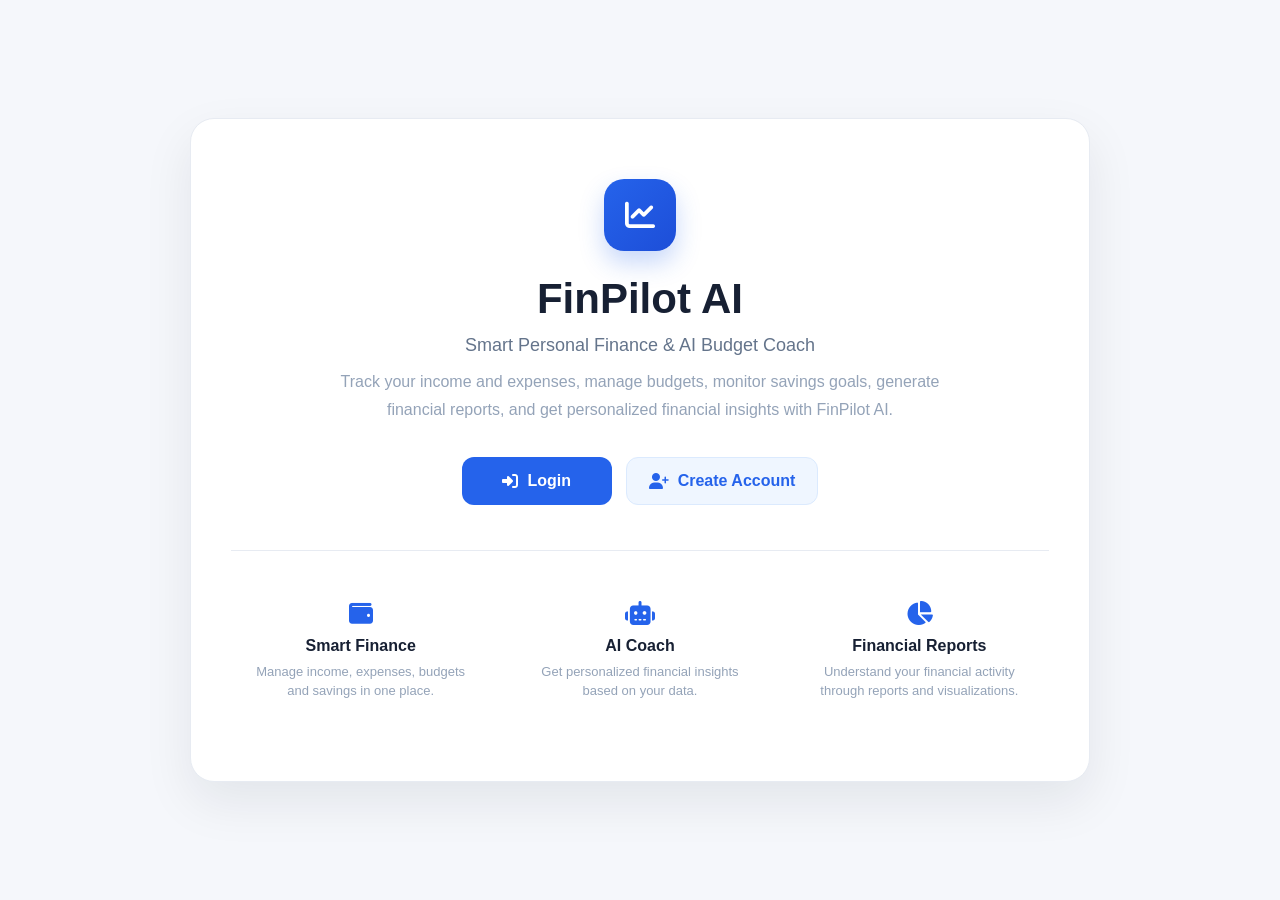
<file: frontend/index.html>
<!DOCTYPE html>
<html lang="en">
<head>
    <meta charset="UTF-8">
    <meta name="viewport" content="width=device-width, initial-scale=1.0">

    <title>FinPilot AI - Smart Personal Finance</title>

    <meta
        name="description"
        content="FinPilot AI - Smart Personal Finance and AI Budget Coach"
    >

    <link
        rel="stylesheet"
        href="https://cdnjs.cloudflare.com/ajax/libs/font-awesome/6.5.2/css/all.min.css"
    >

    <style>
        * {
            box-sizing: border-box;
            margin: 0;
            padding: 0;
        }

        body {
            font-family: Arial, Helvetica, sans-serif;
            min-height: 100vh;
            background: #f5f7fb;
            display: flex;
            align-items: center;
            justify-content: center;
            padding: 24px;
        }

        .landing-container {
            width: 100%;
            max-width: 900px;
            background: #ffffff;
            border: 1px solid #e7ebf2;
            border-radius: 24px;
            padding: 60px 40px;
            text-align: center;
            box-shadow: 0 20px 50px rgba(15, 23, 42, 0.08);
        }

        .logo {
            width: 72px;
            height: 72px;
            margin: 0 auto 24px;
            border-radius: 20px;
            background: linear-gradient(135deg, #2563eb, #1d4ed8);
            color: #ffffff;
            display: flex;
            align-items: center;
            justify-content: center;
            font-size: 30px;
            box-shadow: 0 12px 25px rgba(37, 99, 235, 0.25);
        }

        h1 {
            font-size: 42px;
            color: #172033;
            margin-bottom: 12px;
        }

        .tagline {
            font-size: 18px;
            color: #64748b;
            margin-bottom: 12px;
        }

        .description {
            max-width: 620px;
            margin: 0 auto 34px;
            color: #94a3b8;
            line-height: 1.7;
        }

        .actions {
            display: flex;
            justify-content: center;
            gap: 14px;
            flex-wrap: wrap;
        }

        .btn {
            display: inline-flex;
            align-items: center;
            justify-content: center;
            gap: 9px;
            min-width: 150px;
            padding: 14px 22px;
            border-radius: 12px;
            text-decoration: none;
            font-weight: 600;
            transition: 0.2s ease;
        }

        .btn-primary {
            background: #2563eb;
            color: #ffffff;
        }

        .btn-primary:hover {
            background: #1d4ed8;
            transform: translateY(-1px);
        }

        .btn-secondary {
            background: #eff6ff;
            color: #2563eb;
            border: 1px solid #dbeafe;
        }

        .btn-secondary:hover {
            background: #dbeafe;
            transform: translateY(-1px);
        }

        .features {
            margin-top: 45px;
            padding-top: 30px;
            border-top: 1px solid #e7ebf2;
            display: grid;
            grid-template-columns: repeat(3, 1fr);
            gap: 20px;
        }

        .feature {
            padding: 20px;
        }

        .feature i {
            font-size: 24px;
            color: #2563eb;
            margin-bottom: 12px;
        }

        .feature h3 {
            color: #172033;
            font-size: 16px;
            margin-bottom: 7px;
        }

        .feature p {
            color: #94a3b8;
            font-size: 13px;
            line-height: 1.5;
        }

        @media (max-width: 700px) {
            .landing-container {
                padding: 40px 22px;
            }

            h1 {
                font-size: 32px;
            }

            .features {
                grid-template-columns: 1fr;
            }
        }
    </style>
</head>

<body>

    <main class="landing-container">

        <div class="logo">
            <i class="fa-solid fa-chart-line"></i>
        </div>

        <h1>FinPilot AI</h1>

        <p class="tagline">
            Smart Personal Finance & AI Budget Coach
        </p>

        <p class="description">
            Track your income and expenses, manage budgets, monitor savings
            goals, generate financial reports, and get personalized financial
            insights with FinPilot AI.
        </p>

        <div class="actions">

            <a href="pages/login.html" class="btn btn-primary">
                <i class="fa-solid fa-right-to-bracket"></i>
                Login
            </a>

            <a href="pages/register.html" class="btn btn-secondary">
                <i class="fa-solid fa-user-plus"></i>
                Create Account
            </a>

        </div>

        <section class="features">

            <div class="feature">
                <i class="fa-solid fa-wallet"></i>
                <h3>Smart Finance</h3>
                <p>
                    Manage income, expenses, budgets and savings in one place.
                </p>
            </div>

            <div class="feature">
                <i class="fa-solid fa-robot"></i>
                <h3>AI Coach</h3>
                <p>
                    Get personalized financial insights based on your data.
                </p>
            </div>

            <div class="feature">
                <i class="fa-solid fa-chart-pie"></i>
                <h3>Financial Reports</h3>
                <p>
                    Understand your financial activity through reports and
                    visualizations.
                </p>
            </div>

        </section>

    </main>

</body>
</html>
</file>
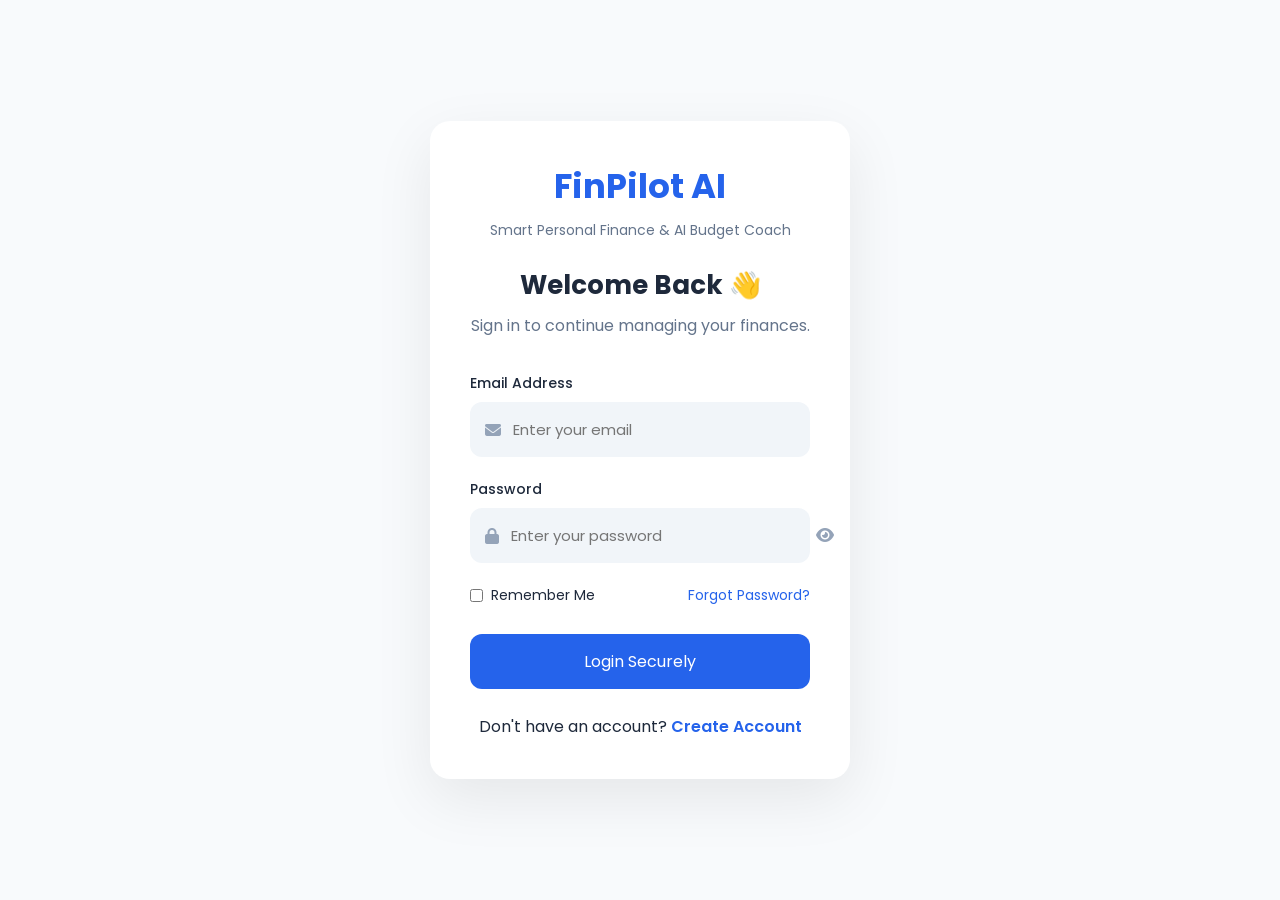
<file: frontend/pages/ai-coach.html>
<!DOCTYPE html>
<html lang="en">

<head>

    <meta charset="UTF-8">
    <meta
        name="viewport"
        content="width=device-width, initial-scale=1.0"
    >

    <title>AI Coach | FinPilot AI</title>

    <!-- Google Font -->
    <link rel="preconnect" href="https://fonts.googleapis.com">
    <link rel="preconnect" href="https://fonts.gstatic.com" crossorigin>

    <link
        href="https://fonts.googleapis.com/css2?family=Poppins:wght@400;500;600;700&display=swap"
        rel="stylesheet"
    >

    <!-- Font Awesome -->
    <link
        rel="stylesheet"
        href="https://cdnjs.cloudflare.com/ajax/libs/font-awesome/6.6.0/css/all.min.css"
    >

    <!-- AI Coach CSS -->
    <link rel="stylesheet" href="../css/ai-coach.css">

</head>


<body>

<div class="dashboard-layout">

    <!-- =====================================================
         SIDEBAR
    ====================================================== -->

    <aside class="sidebar">

        <div class="sidebar-brand">

            <div class="brand-logo">
                <i class="fa-solid fa-chart-line"></i>
            </div>

            <div>
                <h2>FinPilot AI</h2>
                <span>Smart Finance</span>
            </div>

        </div>


        <nav class="sidebar-navigation">

            <div class="menu-label">
                MAIN MENU
            </div>


            <a
                href="dashboard.html"
                class="nav-item"
            >
                <i class="fa-solid fa-house"></i>
                <span>Dashboard</span>
            </a>


            <a
                href="income.html"
                class="nav-item"
            >
                <i class="fa-solid fa-wallet"></i>
                <span>Income</span>
            </a>


            <a
                href="expense.html"
                class="nav-item"
            >
                <i class="fa-solid fa-receipt"></i>
                <span>Expenses</span>
            </a>


            <a
                href="budget.html"
                class="nav-item"
            >
                <i class="fa-solid fa-chart-pie"></i>
                <span>Budget</span>
            </a>


            <a
                href="goals.html"
                class="nav-item"
            >
                <i class="fa-solid fa-bullseye"></i>
                <span>Goals</span>
            </a>


            <div class="menu-label tools-label">
                TOOLS
            </div>


            <a
                href="ai-coach.html"
                class="nav-item active ai-nav-item"
            >
                <i class="fa-solid fa-wand-magic-sparkles"></i>
                <span>AI Coach</span>
                <span class="new-badge">AI</span>
            </a>


            <a
                href="reports.html"
                class="nav-item"
            >
                <i class="fa-solid fa-file-lines"></i>
                <span>Reports</span>
            </a>


            <a
                href="settings.html"
                class="nav-item"
            >
                <i class="fa-solid fa-gear"></i>
                <span>Settings</span>
            </a>

        </nav>


        <!-- Sidebar Help -->

        <div class="sidebar-bottom">

            <div class="sidebar-help">

                <div class="help-icon">
                    <i class="fa-solid fa-wand-magic-sparkles"></i>
                </div>

                <div class="help-content">

                    <strong>
                        Smart money starts here
                    </strong>

                    <p>
                        Let FinPilot AI help you understand and improve your finances.
                    </p>

                </div>

                <a
                    href="ai-coach.html"
                    class="help-button"
                >
                    Explore AI Coach
                    <i class="fa-solid fa-arrow-right"></i>
                </a>

            </div>


            <button
                class="logout-button"
                id="logoutBtn"
            >
                <i class="fa-solid fa-right-from-bracket"></i>
                <span>Logout</span>
            </button>

        </div>

    </aside>


    <!-- =====================================================
         MAIN CONTENT
    ====================================================== -->

    <main class="main-content">

        <!-- Top Header -->

        <header class="top-header">

            <div class="header-spacer"></div>

            <div class="header-right">

                <button
                    class="notification-button"
                    title="Notifications"
                >
                    <i class="fa-regular fa-bell"></i>
                    <span class="notification-dot"></span>
                </button>


                <div class="header-profile">

                    <div
                        class="profile-avatar"
                        id="profileAvatar"
                    >
                        OM
                    </div>

                    <div class="profile-info">

                        <strong id="profileName">
                            Welcome
                        </strong>

                        <span>
                            Personal Account
                        </span>

                    </div>

                    <i class="fa-solid fa-chevron-down profile-chevron"></i>

                </div>

            </div>

        </header>


        <!-- =================================================
             PAGE CONTENT
        ================================================== -->

        <div class="page-content">


            <!-- Page Heading -->

            <section class="page-heading">

                <div>

                    <span class="page-eyebrow">
                        AI FINANCIAL COACH
                    </span>

                    <h1>
                        Your Personal AI Money Coach 🤖
                    </h1>

                    <p>
                        Get personalized financial guidance based on your income,
                        expenses, budgets, and savings goals.
                    </p>

                </div>


                <div class="current-month">

                    <i class="fa-regular fa-calendar"></i>

                    <span id="currentMonth">
                        September 2026
                    </span>

                </div>

            </section>


            <!-- =================================================
                 AI INSIGHT
            ================================================== -->

            <section class="ai-insight-card">

                <div class="ai-insight-header">

                    <div class="ai-insight-icon">

                        <i class="fa-solid fa-wand-magic-sparkles"></i>

                    </div>

                    <div>

                        <span class="section-eyebrow">
                            PERSONALIZED INSIGHT
                        </span>

                        <h2 id="aiTitle">
                            Analyzing Your Finances
                        </h2>

                    </div>

                    <span
                        class="ai-status"
                        id="aiStatus"
                    >
                        Analyzing
                    </span>

                </div>


                <p
                    class="ai-message"
                    id="aiMessage"
                >
                    Analyzing your financial activity...
                </p>


                <div class="ai-recommendation">

                    <div class="recommendation-icon">

                        <i class="fa-solid fa-lightbulb"></i>

                    </div>

                    <div>

                        <strong>
                            Recommended Action
                        </strong>

                        <p id="aiRecommendation">
                            Analyzing your financial activity...
                        </p>

                    </div>

                </div>

            </section>


            <!-- =================================================
                 FINANCIAL SUMMARY
            ================================================== -->

            <section class="dashboard-section">

                <div class="section-heading">

                    <div>

                        <span class="section-eyebrow">
                            FINANCIAL SNAPSHOT
                        </span>

                        <h2>
                            Financial Summary
                        </h2>

                        <p>
                            A quick overview of your current financial position.
                        </p>

                    </div>

                </div>


                <div class="summary-grid">


                    <div class="summary-card income-card">

                        <div class="summary-card-top">

                            <div class="summary-icon">
                                <i class="fa-solid fa-arrow-trend-up"></i>
                            </div>

                            <span class="summary-label">
                                Total Income
                            </span>

                        </div>

                        <h3 id="coachTotalIncome">
                            ₹0
                        </h3>

                    </div>


                    <div class="summary-card expense-card">

                        <div class="summary-card-top">

                            <div class="summary-icon">
                                <i class="fa-solid fa-arrow-trend-down"></i>
                            </div>

                            <span class="summary-label">
                                Total Expenses
                            </span>

                        </div>

                        <h3 id="coachTotalExpenses">
                            ₹0
                        </h3>

                    </div>


                    <div class="summary-card balance-card">

                        <div class="summary-card-top">

                            <div class="summary-icon">
                                <i class="fa-solid fa-wallet"></i>
                            </div>

                            <span class="summary-label">
                                Current Balance
                            </span>

                        </div>

                        <h3 id="coachBalance">
                            ₹0
                        </h3>

                    </div>

                </div>

            </section>


            <!-- =================================================
                 BUDGET STATUS
            ================================================== -->

            <section class="dashboard-section">

                <div class="section-heading">

                    <div>

                        <span class="section-eyebrow">
                            BUDGET MONITOR
                        </span>

                        <h2>
                            Budget Status
                        </h2>

                        <p>
                            A summary of your current budget performance.
                        </p>

                    </div>

                </div>


                <div class="summary-grid">


                    <div class="summary-card">

                        <div class="summary-card-top">

                            <div class="summary-icon blue-icon">
                                <i class="fa-solid fa-chart-pie"></i>
                            </div>

                            <span class="summary-label">
                                Total Budgets
                            </span>

                        </div>

                        <h3 id="coachTotalBudgets">
                            0
                        </h3>

                    </div>


                    <div class="summary-card warning-card">

                        <div class="summary-card-top">

                            <div class="summary-icon orange-icon">
                                <i class="fa-solid fa-triangle-exclamation"></i>
                            </div>

                            <span class="summary-label">
                                Over Budget
                            </span>

                        </div>

                        <h3 id="coachOverBudget">
                            0
                        </h3>

                    </div>


                    <div class="summary-card">

                        <div class="summary-card-top">

                            <div class="summary-icon purple-icon">
                                <i class="fa-solid fa-gauge-high"></i>
                            </div>

                            <span class="summary-label">
                                Near Limit
                            </span>

                        </div>

                        <h3 id="coachNearLimit">
                            0
                        </h3>

                    </div>

                </div>

            </section>


            <!-- =================================================
                 SAVINGS GOALS
            ================================================== -->

            <section class="dashboard-section">

                <div class="section-heading">

                    <div>

                        <span class="section-eyebrow">
                            SAVINGS PROGRESS
                        </span>

                        <h2>
                            Savings Goal Progress
                        </h2>

                        <p>
                            Your AI Coach also considers your current savings goals.
                        </p>

                    </div>

                </div>


                <div
                    class="coach-goals"
                    id="coachGoals"
                >

                    <div class="loading-state">
                        <i class="fa-solid fa-spinner fa-spin"></i>
                        Loading savings goals...
                    </div>

                </div>

            </section>


            <!-- =================================================
                 SPENDING BREAKDOWN
            ================================================== -->

            <section class="dashboard-section">

                <div class="section-heading">

                    <div>

                        <span class="section-eyebrow">
                            SPENDING ANALYSIS
                        </span>

                        <h2>
                            Spending Breakdown
                        </h2>

                        <p>
                            See where your money is being spent across categories.
                        </p>

                    </div>

                </div>


                <div
                    class="spending-breakdown"
                    id="spendingBreakdown"
                >

                    <div class="loading-state">
                        <i class="fa-solid fa-spinner fa-spin"></i>
                        Loading spending breakdown...
                    </div>

                </div>

            </section>


            <!-- =================================================
                 MONTHLY SPENDING
            ================================================== -->

            <section class="dashboard-section">

                <div class="section-heading">

                    <div>

                        <span class="section-eyebrow">
                            SPENDING TREND
                        </span>

                        <h2>
                            Monthly Spending Trend
                        </h2>

                        <p>
                            Review how your spending changes from month to month.
                        </p>

                    </div>

                </div>


                <div
                    class="monthly-spending"
                    id="monthlySpending"
                >

                    <div class="loading-state">
                        <i class="fa-solid fa-spinner fa-spin"></i>
                        Loading monthly spending...
                    </div>

                </div>


                <div
                    class="spending-trend-message"
                    id="spendingTrendMessage"
                >
                    Analyzing your spending trend...
                </div>

            </section>


            <!-- =================================================
                 AI FINANCIAL ASSISTANT
            ================================================== -->

            <section class="dashboard-section ai-chat-section">

                <div class="section-heading">

                    <div>

                        <span class="section-eyebrow">
                            AI ASSISTANT
                        </span>

                        <h2>
                            Ask FinPilot AI
                        </h2>

                        <p>
                            Ask questions about your personal finances and get guidance.
                        </p>

                    </div>

                </div>


                <div class="ai-chat-card">


                    <!-- Chat Messages -->

                    <div
                        class="ai-chat-messages"
                        id="aiChatMessages"
                    >

                        <div class="ai-chat-message ai-message-bot">

                            <div class="ai-chat-avatar">

                                <i class="fa-solid fa-robot"></i>

                            </div>


                            <div class="ai-chat-bubble">

                                <strong>
                                    FinPilot AI
                                </strong>

                                <p>
                                    Hello! I am your FinPilot financial assistant.
                                    You can ask me about your income, expenses,
                                    budgets, savings goals, or spending habits.
                                </p>

                            </div>

                        </div>

                    </div>


                    <!-- Chat Input -->

                    <div class="ai-chat-input-area">

                        <input
                            type="text"
                            id="aiChatInput"
                            placeholder="Ask FinPilot AI anything about your finances..."
                            autocomplete="off"
                        >

                        <button
                            type="button"
                            id="aiChatSend"
                        >

                            <i class="fa-solid fa-paper-plane"></i>

                            Send

                        </button>

                    </div>


                    <p class="ai-chat-hint">

                        <i class="fa-solid fa-shield-halved"></i>

                        FinPilot AI provides guidance based on your current financial data.

                    </p>

                </div>

            </section>


            <!-- Footer -->

            <footer class="page-footer">

                <span>
                    © 2026 FinPilot AI
                </span>

                <span>
                    Smart Finance • AI Budget Coach
                </span>

            </footer>

        </div>

    </main>

</div>


<script src="../js/ai-coach.js"></script>

</body>

</html>
</file>
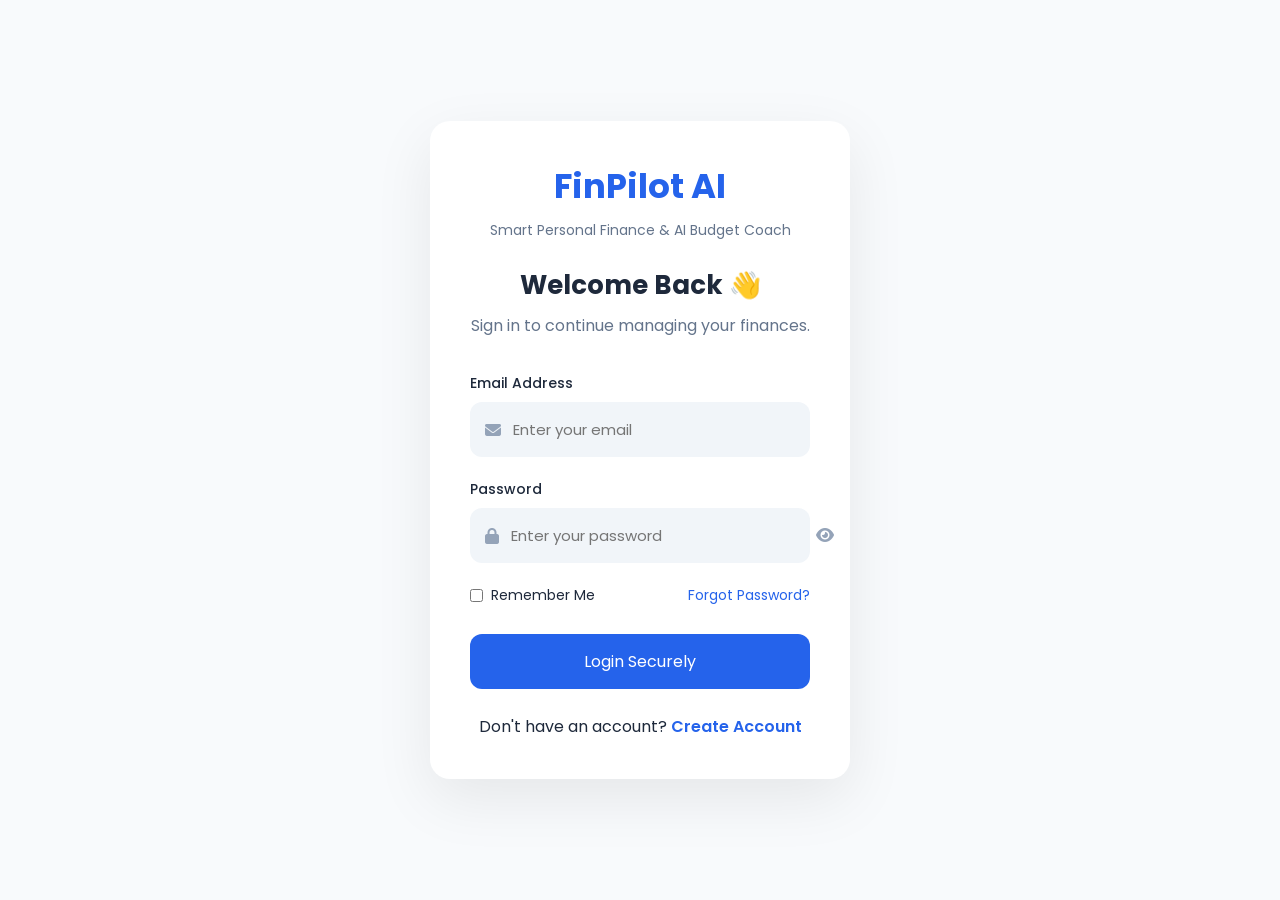
<file: frontend/pages/budget.html>
<!DOCTYPE html>
<html lang="en">

<head>

    <meta charset="UTF-8">

    <meta name="viewport"
          content="width=device-width, initial-scale=1.0">

    <title>Budget | FinPilot AI</title>

    <link rel="preconnect"
          href="https://fonts.googleapis.com">

    <link rel="preconnect"
          href="https://fonts.gstatic.com"
          crossorigin>

    <link href="https://fonts.googleapis.com/css2?family=Poppins:wght@300;400;500;600;700&display=swap"
          rel="stylesheet">

    <link rel="stylesheet"
          href="https://cdnjs.cloudflare.com/ajax/libs/font-awesome/6.6.0/css/all.min.css">

    <link rel="stylesheet"
          href="../css/budget.css">

</head>

<body>

<div class="dashboard-layout">

    <!-- SIDEBAR -->

    <aside class="sidebar">

        <div class="sidebar-brand">

            <div class="brand-logo">
                <i class="fa-solid fa-chart-line"></i>
            </div>

            <div class="brand-text">

                <h1>FinPilot AI</h1>

                <span>Smart Finance</span>

            </div>

        </div>


        <nav class="sidebar-navigation">

            <div class="menu-label">
                MAIN MENU
            </div>

            <a href="dashboard.html"
               class="nav-item">

                <i class="fa-solid fa-house"></i>

                <span>Dashboard</span>

            </a>


            <a href="income.html"
               class="nav-item">

                <i class="fa-solid fa-wallet"></i>

                <span>Income</span>

            </a>


            <a href="expense.html"
               class="nav-item">

                <i class="fa-solid fa-receipt"></i>

                <span>Expenses</span>

            </a>


            <a href="budget.html"
               class="nav-item active">

                <i class="fa-solid fa-chart-pie"></i>

                <span>Budget</span>

            </a>


            <a href="goals.html"
               class="nav-item">

                <i class="fa-solid fa-bullseye"></i>

                <span>Goals</span>

            </a>


            <div class="menu-label tools-label">
                TOOLS
            </div>


            <a href="ai-coach.html"
               class="nav-item ai-nav-item">

                <i class="fa-solid fa-wand-magic-sparkles"></i>

                <span>AI Coach</span>

                <span class="new-badge">
                    AI
                </span>

            </a>


            <a href="reports.html"
               class="nav-item">

                <i class="fa-solid fa-file-lines"></i>

                <span>Reports</span>

            </a>


            <a href="settings.html"
               class="nav-item">

                <i class="fa-solid fa-gear"></i>

                <span>Settings</span>

            </a>

        </nav>


        <div class="sidebar-bottom">

            <div class="sidebar-help">

                <div class="help-icon">

                    <i class="fa-solid fa-wand-magic-sparkles"></i>

                </div>

                <div class="help-content">

                    <strong>
                        Smart money starts here
                    </strong>

                    <p>
                        Let FinPilot AI help you understand and improve your finances.
                    </p>

                    <a href="ai-coach.html">
                        Explore AI Coach
                    </a>

                </div>

            </div>


            <button
                class="logout-button"
                id="logoutBtn">

                <i class="fa-solid fa-right-from-bracket"></i>

                <span>Logout</span>

            </button>

        </div>

    </aside>


    <!-- MAIN -->

    <main class="main-content">

        <!-- TOP HEADER -->

        <header class="top-header">

            <div class="header-spacer"></div>

            <div class="header-right">

                <button class="notification-button">

                    <i class="fa-regular fa-bell"></i>

                    <span class="notification-dot"></span>

                </button>


                <div class="header-profile">

                    <div class="profile-avatar">
                        OM
                    </div>

                    <div class="profile-details">

                        <strong id="profileName">
                            Welcome
                        </strong>

                        <span>
                            Personal Account
                        </span>

                    </div>

                    <i class="fa-solid fa-chevron-down profile-chevron"></i>

                </div>

            </div>

        </header>


        <!-- PAGE CONTENT -->

        <div class="page-content">

            <!-- PAGE HEADING -->

            <div class="page-heading">

                <div>

                    <span class="page-eyebrow">
                        BUDGET MANAGEMENT
                    </span>

                    <h1>
                        Manage Your Budget
                    </h1>

                    <p>
                        Set spending limits and keep your expenses under control.
                    </p>

                </div>


                <div class="month-display">

                    <i class="fa-regular fa-calendar"></i>

                    <span id="currentMonth">
                        Current Month
                    </span>

                </div>

            </div>


            <!-- FORM CARD -->

            <section class="budget-form-card">

                <div class="section-header">

                    <div class="section-title-area">

                        <div class="section-icon blue-icon">

                            <i class="fa-solid fa-chart-pie"></i>

                        </div>

                        <div>

                            <h2>
                                Set Your Budget
                            </h2>

                            <p>
                                Define a spending limit for a category.
                            </p>

                        </div>

                    </div>

                </div>


                <form id="budgetForm"
                      class="budget-form">

                    <div class="form-group">

                        <label for="budgetCategory">
                            Budget Category
                        </label>

                        <div class="select-wrapper">

                            <i class="fa-solid fa-tags"></i>

                            <select
                                id="budgetCategory"
                                required>

                                <option value="">
                                    Select Category
                                </option>

                                <option value="Food">
                                    Food
                                </option>

                                <option value="Rent">
                                    Rent
                                </option>

                                <option value="Shopping">
                                    Shopping
                                </option>

                                <option value="Transport">
                                    Transport
                                </option>

                                <option value="Entertainment">
                                    Entertainment
                                </option>

                                <option value="Bills">
                                    Bills
                                </option>

                                <option value="Healthcare">
                                    Healthcare
                                </option>

                                <option value="Education">
                                    Education
                                </option>

                                <option value="Other">
                                    Other
                                </option>

                            </select>

                        </div>

                    </div>


                    <div class="form-group">

                        <label for="budgetAmount">
                            Budget Limit
                        </label>

                        <div class="amount-wrapper">

                            <i class="fa-solid fa-indian-rupee-sign"></i>

                            <input
                                type="number"
                                id="budgetAmount"
                                placeholder="Enter budget amount"
                                min="1"
                                step="0.01"
                                required>

                        </div>

                    </div>


                    <button
                        type="submit"
                        class="primary-button">

                        <i class="fa-solid fa-plus"></i>

                        <span>
                            Add Budget
                        </span>

                    </button>

                </form>


                <p
                    id="budgetMessage"
                    class="budget-message">
                </p>

            </section>


            <!-- BUDGETS -->

            <section class="budgets-section">

                <div class="section-header">

                    <div>

                        <span class="section-eyebrow">
                            YOUR FINANCES
                        </span>

                        <h2>
                            Your Budgets
                        </h2>

                        <p>
                            Monitor your spending limits and budget usage.
                        </p>

                    </div>

                </div>


                <div
                    id="budgetsContainer"
                    class="budgets-container">

                    <div class="loading-state">

                        <i class="fa-solid fa-spinner fa-spin"></i>

                        <p>
                            Loading budgets...
                        </p>

                    </div>

                </div>

            </section>


            <!-- FOOTER -->

            <footer class="page-footer">

                <p>
                    © 2026 FinPilot AI. Smart decisions. Better finances.
                </p>

                <div>

                    <span>
                        Personal Finance Dashboard
                    </span>

                </div>

            </footer>

        </div>

    </main>

</div>


<script src="../js/budget.js"></script>

</body>

</html>
</file>
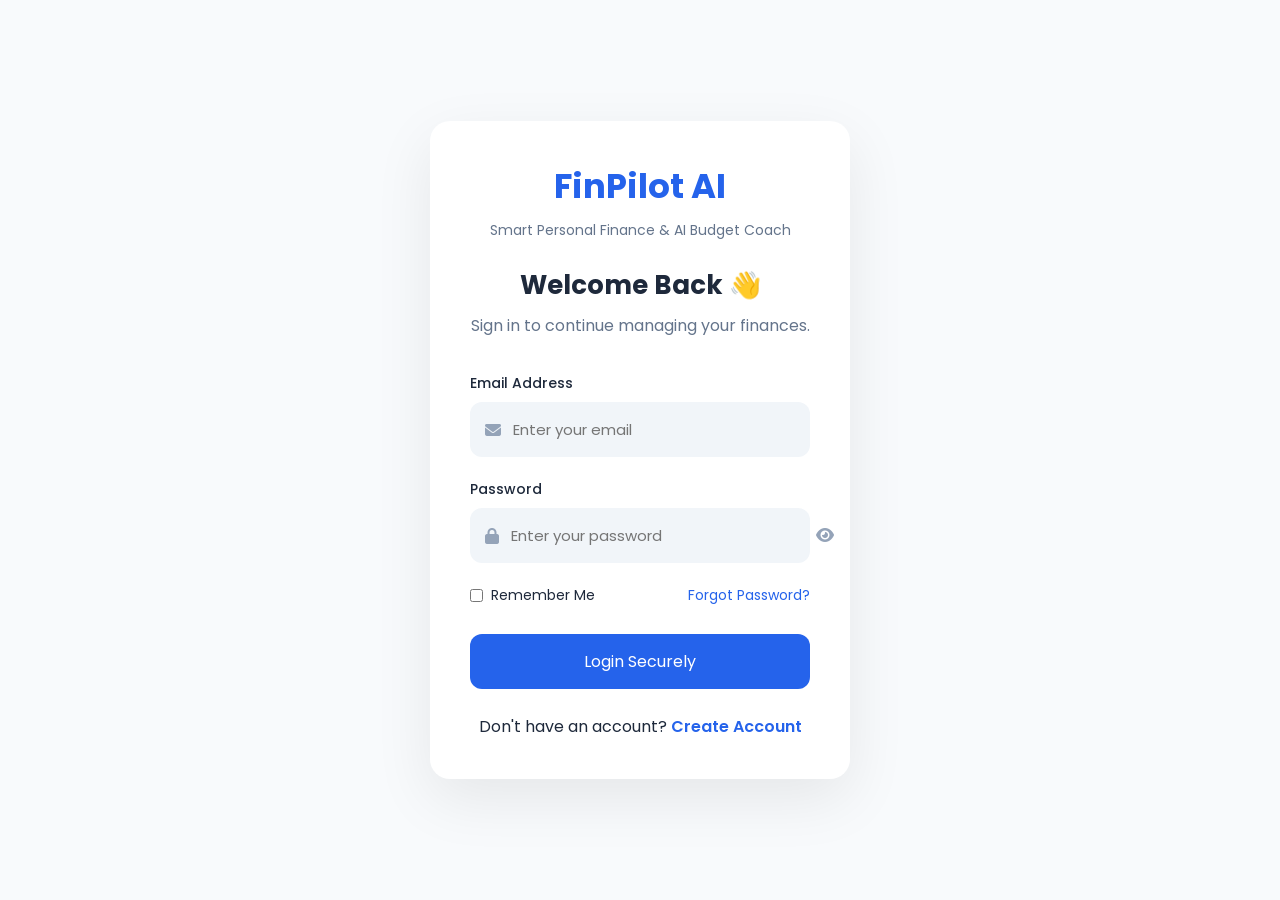
<file: frontend/pages/expense.html>
<!DOCTYPE html>
<html lang="en">

<head>

    <meta charset="UTF-8">

    <meta name="viewport"
          content="width=device-width, initial-scale=1.0">

    <title>Expenses | FinPilot AI</title>

    <!-- Google Font -->
    <link rel="preconnect"
          href="https://fonts.googleapis.com">

    <link rel="preconnect"
          href="https://fonts.gstatic.com"
          crossorigin>

    <link href="https://fonts.googleapis.com/css2?family=Poppins:wght@300;400;500;600;700&display=swap"
          rel="stylesheet">

    <!-- Font Awesome -->
    <link rel="stylesheet"
          href="https://cdnjs.cloudflare.com/ajax/libs/font-awesome/6.6.0/css/all.min.css">

    <!-- Expense Page CSS -->
    <link rel="stylesheet"
          href="../css/expense.css">

</head>

<body>

<div class="dashboard-layout">

    <!-- ==========================================
         SIDEBAR
    =========================================== -->

    <aside class="sidebar">

        <!-- Brand -->

        <div class="sidebar-brand">

            <div class="brand-logo">
                <i class="fa-solid fa-chart-line"></i>
            </div>

            <div class="brand-text">

                <h2>FinPilot AI</h2>

                <span>Smart Finance</span>

            </div>

        </div>


        <!-- Navigation -->

        <nav class="sidebar-navigation">

            <div class="menu-label">
                MAIN MENU
            </div>


            <a href="dashboard.html"
               class="nav-item">

                <i class="fa-solid fa-house"></i>

                <span>Dashboard</span>

            </a>


            <a href="income.html"
               class="nav-item">

                <i class="fa-solid fa-wallet"></i>

                <span>Income</span>

            </a>


            <a href="expense.html"
               class="nav-item active">

                <i class="fa-solid fa-credit-card"></i>

                <span>Expenses</span>

            </a>


            <a href="budget.html"
               class="nav-item">

                <i class="fa-solid fa-chart-pie"></i>

                <span>Budget</span>

            </a>


            <a href="goals.html"
               class="nav-item">

                <i class="fa-solid fa-bullseye"></i>

                <span>Goals</span>

            </a>


            <div class="menu-label tools-label">
                TOOLS
            </div>


            <a href="ai-coach.html"
               class="nav-item">

                <i class="fa-solid fa-robot"></i>

                <span>AI Coach</span>

                <span class="new-badge">AI</span>

            </a>


            <a href="reports.html"
               class="nav-item">

                <i class="fa-solid fa-file-lines"></i>

                <span>Reports</span>

            </a>


            <a href="settings.html"
               class="nav-item">

                <i class="fa-solid fa-gear"></i>

                <span>Settings</span>

            </a>

        </nav>


        <!-- Sidebar Help -->

        <div class="sidebar-bottom">

            <div class="sidebar-help">

                <div class="help-icon">
                    <i class="fa-solid fa-sparkles"></i>
                </div>

                <h4>Smart money starts here</h4>

                <p>
                    Let FinPilot AI help you understand
                    and improve your finances.
                </p>

                <a href="ai-coach.html">
                    Explore AI Coach
                    <i class="fa-solid fa-arrow-right"></i>
                </a>

            </div>


            <!-- Logout -->

            <button class="logout-button"
                    onclick="logoutUser()">

                <i class="fa-solid fa-right-from-bracket"></i>

                <span>Logout</span>

            </button>

        </div>

    </aside>


    <!-- ==========================================
         MAIN AREA
    =========================================== -->

    <main class="main-content">


        <!-- ==========================================
             TOP HEADER
        =========================================== -->

        <header class="top-header">

            <div class="header-spacer"></div>


            <div class="header-right">

                <button class="notification-button"
                        title="Notifications">

                    <i class="fa-regular fa-bell"></i>

                    <span class="notification-dot"></span>

                </button>


                <div class="header-profile">

                    <div class="profile-avatar">
                        OM
                    </div>

                    <div class="profile-details">

                        <strong id="profileName">
                            Personal Account
                        </strong>

                        <span>
                            Personal Account
                        </span>

                    </div>

                    <i class="fa-solid fa-chevron-down profile-chevron"></i>

                </div>

            </div>

        </header>


        <!-- ==========================================
             PAGE CONTENT
        =========================================== -->

        <div class="page-content">


            <!-- Page Heading -->

            <section class="page-heading">

                <div>

                    <div class="page-eyebrow">
                        EXPENSE MANAGEMENT
                    </div>

                    <h1>
                        Manage Your Expenses
                        <span>💸</span>
                    </h1>

                    <p>
                        Record, edit, and track your spending in one place.
                    </p>

                </div>

                <div class="page-date">

                    <i class="fa-regular fa-calendar"></i>

                    <span id="currentMonth">
                        September 2026
                    </span>

                    <i class="fa-solid fa-chevron-down"></i>

                </div>

            </section>


            <!-- ==========================================
                 FORM + SUMMARY AREA
            =========================================== -->

            <section class="expense-top-grid">


                <!-- Add Expense -->

                <div class="content-card expense-form-card">

                    <div class="card-header">

                        <div>

                            <span class="card-eyebrow">
                                TRANSACTION
                            </span>

                            <h2>
                                Add Expense
                            </h2>

                            <p>
                                Add a new expense to your financial records.
                            </p>

                        </div>

                        <div class="card-icon expense-card-icon">

                            <i class="fa-solid fa-receipt"></i>

                        </div>

                    </div>


                    <!-- Expense Form -->

                    <form id="expenseForm"
                          class="expense-form">


                        <!-- Category -->

                        <div class="form-field">

                            <label for="category">
                                Expense Category
                            </label>

                            <div class="input-wrapper">

                                <i class="fa-solid fa-tags"></i>

                                <input
                                    type="text"
                                    id="category"
                                    placeholder="e.g. Food, Rent, Shopping"
                                    required>

                            </div>

                        </div>


                        <!-- Amount -->

                        <div class="form-field">

                            <label for="amount">
                                Amount (₹)
                            </label>

                            <div class="input-wrapper">

                                <i class="fa-solid fa-indian-rupee-sign"></i>

                                <input
                                    type="number"
                                    id="amount"
                                    placeholder="Enter amount"
                                    min="1"
                                    required>

                            </div>

                        </div>


                        <!-- Date -->

                        <div class="form-field">

                            <label for="date">
                                Date
                            </label>

                            <div class="input-wrapper">

                                <i class="fa-regular fa-calendar"></i>

                                <input
                                    type="date"
                                    id="date"
                                    required>

                            </div>

                        </div>


                        <!-- Notes -->

                        <div class="form-field full-width">

                            <label for="notes">
                                Notes
                            </label>

                            <div class="input-wrapper">

                                <i class="fa-regular fa-note-sticky"></i>

                                <input
                                    type="text"
                                    id="notes"
                                    placeholder="Optional notes">

                            </div>

                        </div>


                        <!-- Message -->

                        <p id="expenseMessage"
                           class="expense-message">
                        </p>


                        <!-- Submit -->

                        <div class="form-actions">

                            <button
                                type="submit"
                                class="primary-button">

                                <i class="fa-solid fa-plus"></i>

                                <span>Add Expense</span>

                            </button>

                        </div>

                    </form>

                </div>


                <!-- Quick Info -->

                <div class="content-card expense-info-card">

                    <div class="card-header">

                        <div>

                            <span class="card-eyebrow">
                                SMART FINANCE
                            </span>

                            <h2>
                                Track Every Rupee
                            </h2>

                            <p>
                                Keep your spending organized to make
                                better financial decisions.
                            </p>

                        </div>

                        <div class="card-icon info-card-icon">

                            <i class="fa-solid fa-chart-pie"></i>

                        </div>

                    </div>


                    <div class="expense-tips">

                        <div class="tip-item">

                            <div class="tip-icon blue">
                                <i class="fa-solid fa-layer-group"></i>
                            </div>

                            <div>

                                <strong>
                                    Categorize spending
                                </strong>

                                <span>
                                    Use clear categories like Food,
                                    Shopping, Rent, and Travel.
                                </span>

                            </div>

                        </div>


                        <div class="tip-item">

                            <div class="tip-icon orange">
                                <i class="fa-solid fa-chart-line"></i>
                            </div>

                            <div>

                                <strong>
                                    Watch your spending
                                </strong>

                                <span>
                                    Your expenses appear on the
                                    dashboard automatically.
                                </span>

                            </div>

                        </div>


                        <div class="tip-item">

                            <div class="tip-icon green">
                                <i class="fa-solid fa-robot"></i>
                            </div>

                            <div>

                                <strong>
                                    Get AI insights
                                </strong>

                                <span>
                                    FinPilot AI can analyze your
                                    spending patterns.
                                </span>

                            </div>

                        </div>

                    </div>

                </div>

            </section>


            <!-- ==========================================
                 EXPENSE RECORDS
            =========================================== -->

            <section class="content-card records-card">

                <div class="records-header">

                    <div>

                        <span class="card-eyebrow">
                            TRANSACTION HISTORY
                        </span>

                        <h2>
                            Expense Records
                        </h2>

                        <p>
                            View, edit, or delete your expense records.
                        </p>

                    </div>

                    <div class="records-badge">

                        <i class="fa-solid fa-receipt"></i>

                        <span>
                            Your Expenses
                        </span>

                    </div>

                </div>


                <!-- Expense List -->

                <div id="expenseList"
                     class="expense-list">

                    <div class="loading-state">

                        <i class="fa-solid fa-spinner fa-spin"></i>

                        <p>
                            Loading expense records...
                        </p>

                    </div>

                </div>

            </section>


            <!-- ==========================================
                 QUICK ACTIONS
            =========================================== -->

            <section class="quick-access">

                <div class="section-heading">

                    <span>
                        QUICK ACCESS
                    </span>

                    <h2>
                        Quick Actions
                    </h2>

                </div>


                <div class="quick-actions-grid">


                    <a href="income.html"
                       class="quick-action-card">

                        <div class="quick-action-icon blue">

                            <i class="fa-solid fa-plus"></i>

                        </div>

                        <div>

                            <strong>
                                Add Income
                            </strong>

                            <span>
                                Record new income
                            </span>

                        </div>

                        <i class="fa-solid fa-arrow-right action-arrow"></i>

                    </a>


                    <a href="budget.html"
                       class="quick-action-card">

                        <div class="quick-action-icon purple">

                            <i class="fa-solid fa-chart-pie"></i>

                        </div>

                        <div>

                            <strong>
                                Create Budget
                            </strong>

                            <span>
                                Plan your spending
                            </span>

                        </div>

                        <i class="fa-solid fa-arrow-right action-arrow"></i>

                    </a>


                    <a href="goals.html"
                       class="quick-action-card">

                        <div class="quick-action-icon green">

                            <i class="fa-solid fa-bullseye"></i>

                        </div>

                        <div>

                            <strong>
                                Savings Goals
                            </strong>

                            <span>
                                Track your goals
                            </span>

                        </div>

                        <i class="fa-solid fa-arrow-right action-arrow"></i>

                    </a>


                    <a href="ai-coach.html"
                       class="quick-action-card">

                        <div class="quick-action-icon mint">

                            <i class="fa-solid fa-robot"></i>

                        </div>

                        <div>

                            <strong>
                                Ask AI Coach
                            </strong>

                            <span>
                                Get financial guidance
                            </span>

                        </div>

                        <i class="fa-solid fa-arrow-right action-arrow"></i>

                    </a>

                </div>

            </section>


            <!-- ==========================================
                 FOOTER
            =========================================== -->

            <footer class="page-footer">

                <span>
                    © 2026 FinPilot AI
                </span>

                <span>
                    Smart Finance. Smarter Decisions.
                </span>

            </footer>

        </div>

    </main>

</div>


<!-- ==========================================
     LOGOUT
=========================================== -->

<script>

function logoutUser() {

    localStorage.removeItem("loggedInUser");

    window.location.href = "login.html";

}

</script>


<!-- Expense JavaScript -->

<script src="../js/expense.js"></script>

</body>

</html>
</file>
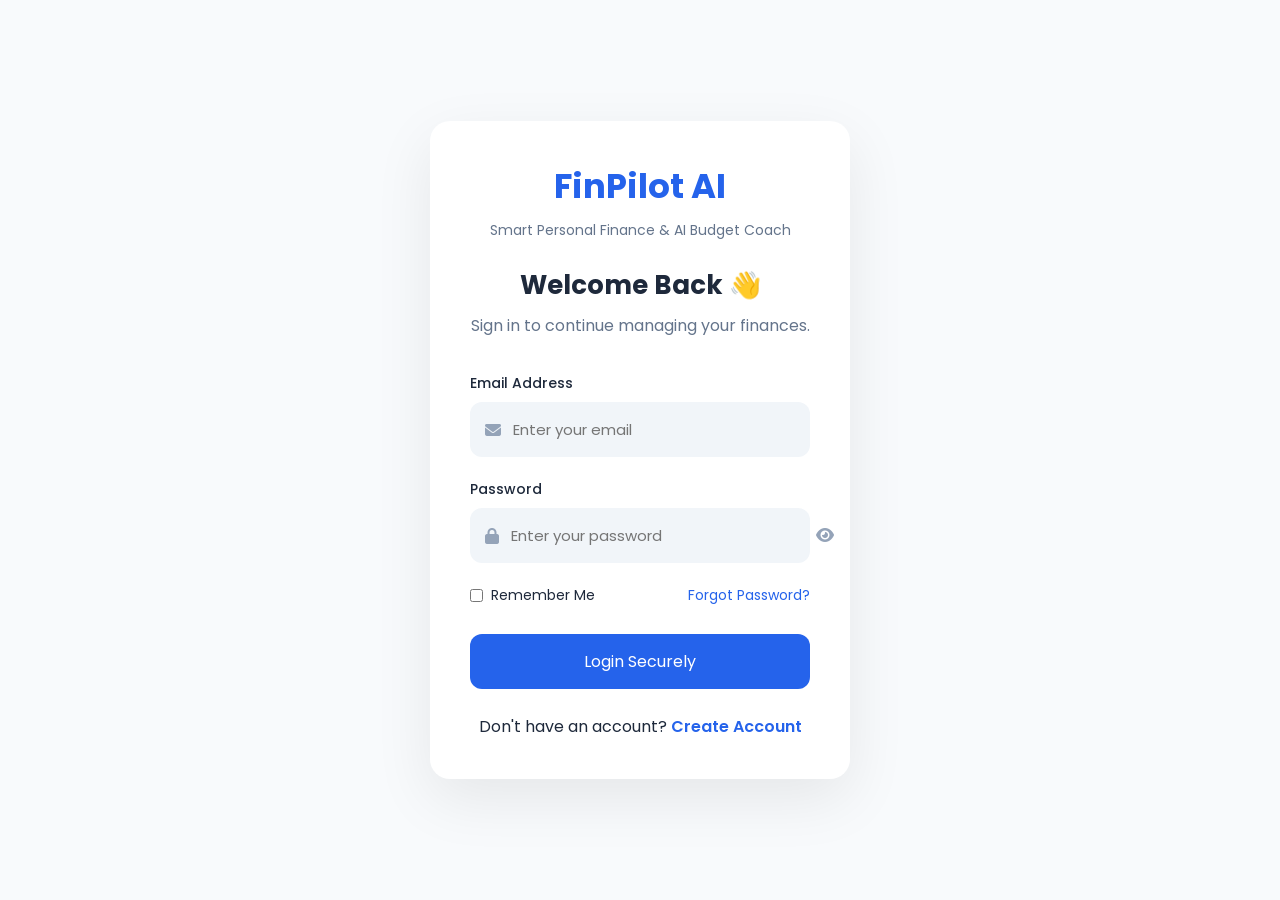
<file: frontend/pages/goals.html>
<!DOCTYPE html>
<html lang="en">

<head>
    <meta charset="UTF-8">
    <meta name="viewport" content="width=device-width, initial-scale=1.0">

    <title>Goals | FinPilot AI</title>

    <!-- Google Font -->
    <link rel="preconnect" href="https://fonts.googleapis.com">
    <link rel="preconnect" href="https://fonts.gstatic.com" crossorigin>

    <link
        href="https://fonts.googleapis.com/css2?family=Poppins:wght@400;500;600;700&display=swap"
        rel="stylesheet"
    >

    <!-- Font Awesome -->
    <link
        rel="stylesheet"
        href="https://cdnjs.cloudflare.com/ajax/libs/font-awesome/6.6.0/css/all.min.css"
    >

    <!-- Goals CSS -->
    <link rel="stylesheet" href="../css/goals.css">
</head>

<body>

<div class="dashboard-layout">

    <!-- =====================================================
         SIDEBAR
    ====================================================== -->

    <aside class="sidebar">

        <div class="sidebar-brand">

            <div class="brand-logo">
                <i class="fa-solid fa-chart-line"></i>
            </div>

            <div>
                <h2>FinPilot AI</h2>
                <span>Smart Finance</span>
            </div>

        </div>


        <nav class="sidebar-navigation">

            <div class="menu-label">
                MAIN MENU
            </div>

            <a href="dashboard.html" class="nav-item">
                <i class="fa-solid fa-house"></i>
                <span>Dashboard</span>
            </a>

            <a href="income.html" class="nav-item">
                <i class="fa-solid fa-wallet"></i>
                <span>Income</span>
            </a>

            <a href="expense.html" class="nav-item">
                <i class="fa-solid fa-receipt"></i>
                <span>Expenses</span>
            </a>

            <a href="budget.html" class="nav-item">
                <i class="fa-solid fa-chart-pie"></i>
                <span>Budget</span>
            </a>

            <a href="goals.html" class="nav-item active">
                <i class="fa-solid fa-bullseye"></i>
                <span>Goals</span>
            </a>


            <div class="menu-label tools-label">
                TOOLS
            </div>

            <a href="ai-coach.html" class="nav-item ai-nav-item">
                <i class="fa-solid fa-wand-magic-sparkles"></i>
                <span>AI Coach</span>
                <span class="new-badge">AI</span>
            </a>

            <a href="reports.html" class="nav-item">
                <i class="fa-solid fa-file-lines"></i>
                <span>Reports</span>
            </a>

            <a href="settings.html" class="nav-item">
                <i class="fa-solid fa-gear"></i>
                <span>Settings</span>
            </a>

        </nav>


        <!-- Sidebar Help -->

        <div class="sidebar-bottom">

            <div class="sidebar-help">

                <div class="help-icon">
                    <i class="fa-solid fa-wand-magic-sparkles"></i>
                </div>

                <div class="help-content">
                    <strong>Smart money starts here</strong>
                    <p>
                        Let FinPilot AI help you understand and improve your finances.
                    </p>
                </div>

                <a href="ai-coach.html" class="help-button">
                    Explore AI Coach
                    <i class="fa-solid fa-arrow-right"></i>
                </a>

            </div>


            <button class="logout-button" id="logoutBtn">
                <i class="fa-solid fa-right-from-bracket"></i>
                <span>Logout</span>
            </button>

        </div>

    </aside>


    <!-- =====================================================
         MAIN CONTENT
    ====================================================== -->

    <main class="main-content">

        <!-- Top Header -->

        <header class="top-header">

            <div class="header-spacer"></div>

            <div class="header-right">

                <button class="notification-button" title="Notifications">
                    <i class="fa-regular fa-bell"></i>
                    <span class="notification-dot"></span>
                </button>

                <div class="header-profile">

                    <div class="profile-avatar" id="profileAvatar">
                        OM
                    </div>

                    <div class="profile-info">
                        <strong id="profileName">
                            Welcome
                        </strong>

                        <span>
                            Personal Account
                        </span>
                    </div>

                    <i class="fa-solid fa-chevron-down profile-chevron"></i>

                </div>

            </div>

        </header>


        <!-- Page Content -->

        <div class="page-content">

            <!-- Page Heading -->

            <section class="page-heading">

                <div>

                    <span class="page-eyebrow">
                        SAVINGS GOALS
                    </span>

                    <h1>
                        Build Your Financial Future 🎯
                    </h1>

                    <p>
                        Set savings targets and track your progress toward the things that matter most.
                    </p>

                </div>

                <div class="current-month">

                    <i class="fa-regular fa-calendar"></i>

                    <span id="currentMonth">
                        September 2026
                    </span>

                </div>

            </section>


            <!-- =================================================
                 CREATE GOAL FORM
            ================================================== -->

            <section
                class="goal-form-card"
                id="goalForm"
                style="display: none;"
            >

                <div class="section-heading">

                    <div>

                        <span class="section-eyebrow">
                            NEW GOAL
                        </span>

                        <h2>
                            Create Savings Goal
                        </h2>

                        <p>
                            Define a target and start tracking your savings progress.
                        </p>

                    </div>

                </div>


                <div class="goal-form-grid">

                    <div class="form-group">

                        <label for="goalName">
                            Goal Name
                        </label>

                        <div class="input-wrapper">

                            <i class="fa-solid fa-bullseye"></i>

                            <input
                                type="text"
                                id="goalName"
                                placeholder="Example: Emergency Fund"
                            >

                        </div>

                    </div>


                    <div class="form-group">

                        <label for="targetAmount">
                            Target Amount
                        </label>

                        <div class="input-wrapper">

                            <span class="currency-symbol">₹</span>

                            <input
                                type="number"
                                id="targetAmount"
                                placeholder="50000"
                                min="1"
                                step="0.01"
                            >

                        </div>

                    </div>


                    <div class="form-group">

                        <label for="savedAmount">
                            Current Saved Amount
                        </label>

                        <div class="input-wrapper">

                            <span class="currency-symbol">₹</span>

                            <input
                                type="number"
                                id="savedAmount"
                                placeholder="10000"
                                min="0"
                                step="0.01"
                                value="0"
                            >

                        </div>

                    </div>


                    <div class="form-group">

                        <label for="targetDate">
                            Target Date
                        </label>

                        <div class="input-wrapper">

                            <i class="fa-regular fa-calendar"></i>

                            <input
                                type="date"
                                id="targetDate"
                            >

                        </div>

                    </div>

                </div>


                <div class="form-actions">

                    <button
                        id="createGoalBtn"
                        class="primary-button"
                    >
                        <i class="fa-solid fa-plus"></i>
                        Create Goal
                    </button>

                    <button
                        id="cancelGoalBtn"
                        class="secondary-button"
                    >
                        Cancel
                    </button>

                </div>

            </section>


            <!-- =================================================
                 GOALS SECTION
            ================================================== -->

            <section class="goals-section">

                <div class="section-heading goals-section-heading">

                    <div>

                        <span class="section-eyebrow">
                            YOUR GOALS
                        </span>

                        <h2>
                            Savings Goals
                        </h2>

                        <p>
                            Monitor your targets and see how close you are to reaching them.
                        </p>

                    </div>

                    <button
                        id="showGoalFormBtn"
                        class="create-goal-button"
                    >
                        <i class="fa-solid fa-plus"></i>
                        Create New Goal
                    </button>

                </div>


                <div
                    class="goals-container"
                    id="goalsContainer"
                >

                    <div class="empty-goals">

                        <div class="empty-goals-icon">
                            <i class="fa-solid fa-bullseye"></i>
                        </div>

                        <h3>
                            Loading goals...
                        </h3>

                        <p>
                            Your savings goals will appear here.
                        </p>

                    </div>

                </div>

            </section>


            <!-- Footer -->

            <footer class="page-footer">

                <span>
                    © 2026 FinPilot AI
                </span>

                <span>
                    Smart Finance • AI Budget Coach
                </span>

            </footer>

        </div>

    </main>

</div>


<script src="../js/goals.js"></script>

</body>

</html>
</file>
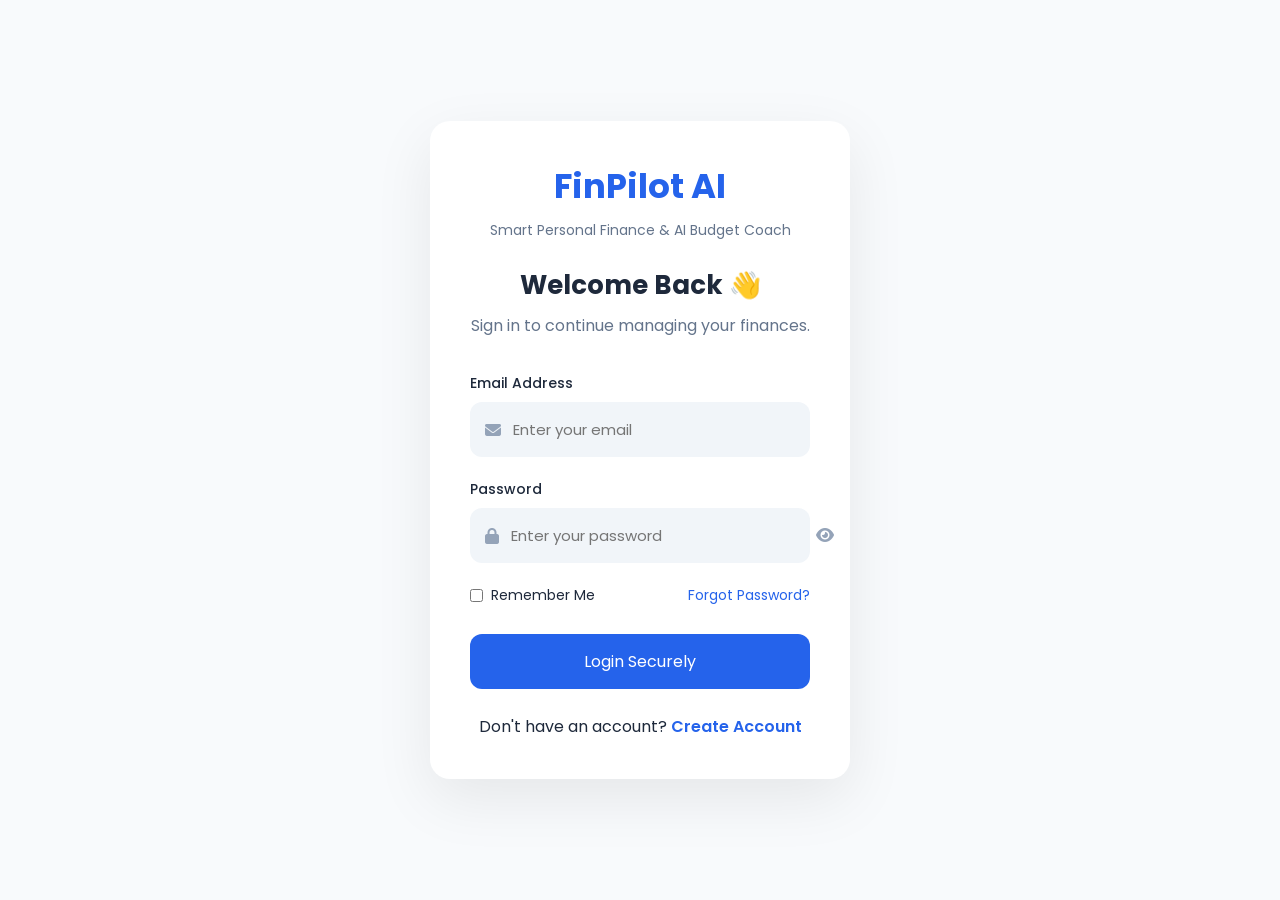
<file: frontend/pages/income.html>
<!DOCTYPE html>
<html lang="en">

<head>

    <meta charset="UTF-8">

    <meta name="viewport" content="width=device-width, initial-scale=1.0">

    <title>Income | FinPilot AI</title>

    <!-- Google Font -->
    <link rel="preconnect" href="https://fonts.googleapis.com">
    <link rel="preconnect" href="https://fonts.gstatic.com" crossorigin>

    <link
        href="https://fonts.googleapis.com/css2?family=Poppins:wght@300;400;500;600;700&display=swap"
        rel="stylesheet"
    >

    <!-- Font Awesome -->
    <link
        rel="stylesheet"
        href="https://cdnjs.cloudflare.com/ajax/libs/font-awesome/6.6.0/css/all.min.css"
    >

    <!-- Dashboard Design -->
    <link rel="stylesheet" href="../css/dashboard.css">

    <!-- Income Page Design -->
    <link rel="stylesheet" href="../css/income.css">

</head>


<body>


<div class="dashboard-layout">


    <!-- =====================================================
         SIDEBAR
    ====================================================== -->

   <aside class="sidebar">

```
<div class="sidebar-brand">

    <div class="brand-logo">
        <i class="fa-solid fa-chart-line"></i>
    </div>

    <div class="brand-text">

        <h2>FinPilot AI</h2>

        <span>Smart Finance</span>

    </div>

</div>


<nav class="sidebar-navigation">

    <span class="menu-label">
        MAIN MENU
    </span>


    <a
        href="dashboard.html"
        class="nav-item"
    >

        <i class="fa-solid fa-house"></i>

        <span>Dashboard</span>

    </a>


    <a
        href="income.html"
        class="nav-item active"
    >

        <i class="fa-solid fa-wallet"></i>

        <span>Income</span>

    </a>


    <a
        href="expense.html"
        class="nav-item"
    >

        <i class="fa-solid fa-credit-card"></i>

        <span>Expenses</span>

    </a>


    <a
        href="budget.html"
        class="nav-item"
    >

        <i class="fa-solid fa-chart-pie"></i>

        <span>Budget</span>

    </a>


    <a
        href="goals.html"
        class="nav-item"
    >

        <i class="fa-solid fa-bullseye"></i>

        <span>Goals</span>

    </a>


    <span class="menu-label tools-label">
        TOOLS
    </span>


    <a
        href="ai-coach.html"
        class="nav-item"
    >

        <i class="fa-solid fa-robot"></i>

        <span>AI Coach</span>

        <span class="new-badge">
            AI
        </span>

    </a>


    <a
        href="reports.html"
        class="nav-item"
    >

        <i class="fa-solid fa-file-lines"></i>

        <span>Reports</span>

    </a>


    <a
        href="settings.html"
        class="nav-item"
    >

        <i class="fa-solid fa-gear"></i>

        <span>Settings</span>

    </a>

</nav>


<div class="sidebar-bottom">

    <div class="sidebar-help">

        <div class="help-icon">

            <i class="fa-solid fa-sparkles"></i>

        </div>

        <div class="help-content">

            <strong>
                Smart money starts here
            </strong>

            <p>
                Let FinPilot AI help you understand and improve your finances.
            </p>

            <a href="ai-coach.html">
                Explore AI Coach
                <i class="fa-solid fa-arrow-right"></i>
            </a>

        </div>

    </div>


    <button
        id="logoutBtn"
        class="nav-item logout-button"
    >

        <i class="fa-solid fa-right-from-bracket"></i>

        <span>Logout</span>

    </button>

</div>
```

</aside>




    <!-- =====================================================
         MAIN CONTENT
    ====================================================== -->

    <main class="income-main">


        <!-- =================================================
             TOP HEADER
        ================================================== -->

        <header class="top-header">


            <div class="header-spacer"></div>


            <div class="header-right">


                <div class="notification-icon">

                    <i class="fa-regular fa-bell"></i>

                </div>


                <div class="header-profile">


                    <div class="profile-avatar">
                        OM
                    </div>


                    <div class="profile-details">

                        <strong id="incomeProfileName">
                            My Account
                        </strong>

                        <span>
                            Personal Account
                        </span>

                    </div>


                    <i class="fa-solid fa-chevron-down profile-chevron"></i>


                </div>


            </div>


        </header>



        <!-- =================================================
             PAGE CONTENT
        ================================================== -->

        <section class="income-content">


            <!-- Page Heading -->

            <div class="income-heading">


                <div>

                    <p class="income-eyebrow">
                        INCOME MANAGEMENT
                    </p>


                    <h1>
                        Manage Your Income
                        <span>💰</span>
                    </h1>


                    <p class="income-description">
                        Record your income and keep track of your earnings.
                    </p>

                </div>


                <div class="income-heading-date">

                    <i class="fa-solid fa-calendar-days"></i>

                    <span id="incomeCurrentDate">
                        Income Records
                    </span>

                </div>


            </div>



            <!-- =================================================
                 SUMMARY CARDS
            ================================================== -->

            <div class="income-summary-grid">


                <div class="income-summary-card">


                    <div class="income-summary-icon blue">

                        <i class="fa-solid fa-wallet"></i>

                    </div>


                    <div>

                        <p>
                            Income Records
                        </p>

                        <h2 id="incomeRecordCount">
                            —
                        </h2>

                    </div>


                </div>



                <div class="income-summary-card">


                    <div class="income-summary-icon green">

                        <i class="fa-solid fa-arrow-trend-up"></i>

                    </div>


                    <div>

                        <p>
                            Income Status
                        </p>

                        <h2>
                            Active
                        </h2>

                    </div>


                </div>



                <div class="income-summary-card">


                    <div class="income-summary-icon purple">

                        <i class="fa-solid fa-shield-halved"></i>

                    </div>


                    <div>

                        <p>
                            Account Type
                        </p>

                        <h2>
                            Personal
                        </h2>

                    </div>


                </div>


            </div>



            <!-- =================================================
                 MAIN TWO COLUMN AREA
            ================================================== -->

            <div class="income-main-grid">


                <!-- =================================================
                     ADD INCOME
                ================================================== -->

                <section class="income-card">


                    <div class="income-card-header">


                        <div>

                            <p class="card-eyebrow">
                                TRANSACTION
                            </p>

                            <h2>
                                Add Income
                            </h2>

                            <p>
                                Record a new source of income.
                            </p>

                        </div>


                        <div class="income-card-icon">

                            <i class="fa-solid fa-plus"></i>

                        </div>


                    </div>



                    <!-- Form -->

                    <form id="incomeForm">


                        <div class="income-form-field">

                            <label for="source">
                                Income Source
                            </label>


                            <div class="income-input">

                                <i class="fa-solid fa-wallet"></i>

                                <input
                                    type="text"
                                    id="source"
                                    placeholder="e.g. Salary, Freelance, Business"
                                    required
                                >

                            </div>

                        </div>



                        <div class="income-form-field">

                            <label for="amount">
                                Amount (₹)
                            </label>


                            <div class="income-input">

                                <i class="fa-solid fa-indian-rupee-sign"></i>

                                <input
                                    type="number"
                                    id="amount"
                                    placeholder="Enter amount"
                                    min="1"
                                    step="0.01"
                                    required
                                >

                            </div>

                        </div>



                        <div class="income-form-field">

                            <label for="date">
                                Date
                            </label>


                            <div class="income-input">

                                <i class="fa-solid fa-calendar-days"></i>

                                <input
                                    type="date"
                                    id="date"
                                    required
                                >

                            </div>

                        </div>



                        <div class="income-form-field">

                            <label for="notes">
                                Notes
                                <span>
                                    (Optional)
                                </span>
                            </label>


                            <div class="income-input">

                                <i class="fa-solid fa-note-sticky"></i>

                                <input
                                    type="text"
                                    id="notes"
                                    placeholder="Optional notes"
                                >

                            </div>

                        </div>



                        <button
                            type="submit"
                            class="income-submit-btn"
                        >

                            <i class="fa-solid fa-plus"></i>

                            Add Income

                        </button>


                    </form>



                    <p
                        id="incomeMessage"
                        class="income-message"
                    ></p>


                </section>



                <!-- =================================================
                     INCOME RECORDS
                ================================================== -->

                <section class="income-card">


                    <div class="income-card-header">


                        <div>

                            <p class="card-eyebrow">
                                TRANSACTION HISTORY
                            </p>

                            <h2>
                                Income Records
                            </h2>

                            <p>
                                View, edit, or delete your income records.
                            </p>

                        </div>


                        <div class="income-card-icon green-icon">

                            <i class="fa-solid fa-clock-rotate-left"></i>

                        </div>


                    </div>



                    <div
                        id="incomeList"
                        class="income-list"
                    >

                        <div class="income-loading">

                            <i class="fa-solid fa-spinner fa-spin"></i>

                            <p>
                                Loading income records...
                            </p>

                        </div>

                    </div>


                </section>


            </div>



            <!-- =================================================
                 FOOTER
            ================================================== -->

            <footer class="income-footer">

                <span>
                    © 2026 FinPilot AI
                </span>

                <span>
                    Smart Finance. Smarter Decisions.
                </span>

            </footer>


        </section>


    </main>


</div>



<script>

    const logoutButton =
        document.getElementById("logoutBtn");


    if (logoutButton) {

        logoutButton.addEventListener(
            "click",
            function (event) {

                event.preventDefault();

                localStorage.removeItem(
                    "loggedInUser"
                );

                window.location.href =
                    "login.html";

            }
        );

    }


    const storedUser =
        localStorage.getItem("loggedInUser");


    if (storedUser) {

        try {

            const user =
                JSON.parse(storedUser);


            const profileName =
                document.getElementById(
                    "incomeProfileName"
                );


            if (
                profileName &&
                user.full_name
            ) {

                profileName.innerText =
                    user.full_name;

            }

        }

        catch (error) {

            console.error(
                "Unable to load profile:",
                error
            );

        }

    }


    const currentDate =
        document.getElementById(
            "incomeCurrentDate"
        );


    if (currentDate) {

        currentDate.innerText =
            new Date().toLocaleDateString(
                "en-IN",
                {
                    month: "long",
                    year: "numeric"
                }
            );

    }

</script>


<script src="../js/income.js"></script>


</body>

</html>
</file>
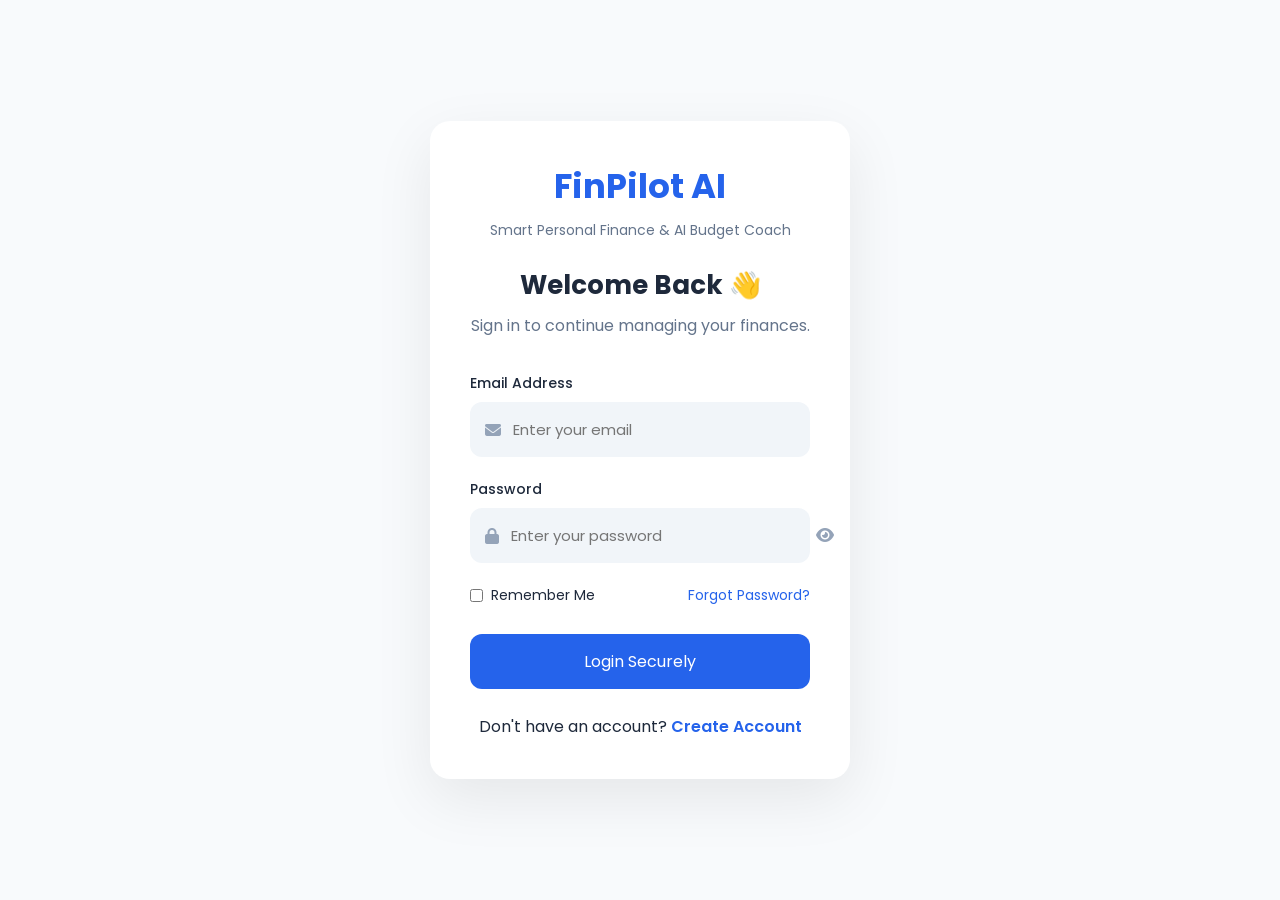
<file: frontend/pages/login.html>
<!DOCTYPE html>
<html lang="en">
<head>
    <meta charset="UTF-8">
    <meta name="viewport" content="width=device-width, initial-scale=1.0">
    <title>Login | FinPilot AI</title>

    <!-- Google Font -->
    <link rel="preconnect" href="https://fonts.googleapis.com">
    <link rel="preconnect" href="https://fonts.gstatic.com" crossorigin>
    <link href="https://fonts.googleapis.com/css2?family=Poppins:wght@300;400;500;600;700&display=swap" rel="stylesheet">

    <!-- Font Awesome -->
    <link rel="stylesheet" href="https://cdnjs.cloudflare.com/ajax/libs/font-awesome/6.6.0/css/all.min.css">

    <!-- CSS -->
    <link rel="stylesheet" href="../css/style.css">
</head>

<body>

<div class="login-container">

    <div class="login-card">

        <div class="logo-section">
            <h1>FinPilot AI</h1>
            <p>Smart Personal Finance & AI Budget Coach</p>
        </div>

        <div class="welcome-section">
            <h2>Welcome Back 👋</h2>
            <p>Sign in to continue managing your finances.</p>
        </div>

        <form id="loginForm">

            <div class="input-group">
                <label for="email">Email Address</label>

                <div class="input-box">
                    <i class="fa-solid fa-envelope"></i>

                    <input
                        type="email"
                        id="email"
                        name="email"
                        placeholder="Enter your email"
                        autocomplete="email"
                        required>
                </div>
            </div>

            <div class="input-group">
                <label for="password">Password</label>

                <div class="input-box">
                    <i class="fa-solid fa-lock"></i>

                    <input
                        type="password"
                        id="password"
                        name="password"
                        placeholder="Enter your password"
                        autocomplete="current-password"
                        required>

                    <button type="button" class="toggle-password">
                        <i class="fa-solid fa-eye"></i>
                    </button>
                </div>
            </div>

            <div class="options">

                <label class="remember">
                    <input type="checkbox">
                    Remember Me
                </label>

                <a href="#">Forgot Password?</a>

            </div>

            <button type="submit" class="login-btn">
                Login Securely
            </button>

        </form>

        <div class="register-link">

            <p>
                Don't have an account?
                <a href="register.html">Create Account</a>
            </p>

        </div>

    </div>

</div>

<script src="../js/app.js"></script>

</body>
</html>
</file>
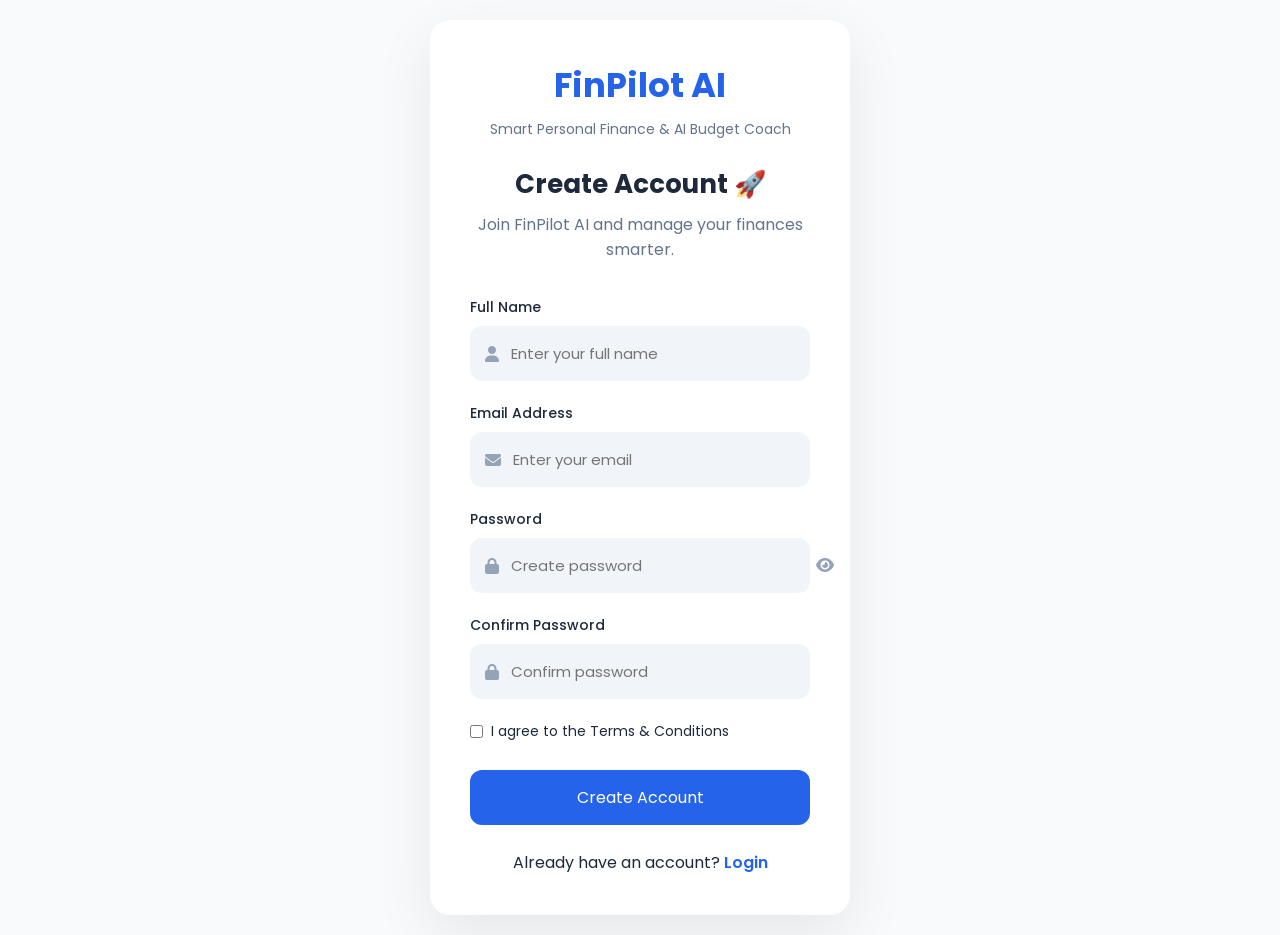
<file: frontend/pages/register.html>
<!DOCTYPE html>
<html lang="en">

<head>
    <meta charset="UTF-8">
    <meta name="viewport" content="width=device-width, initial-scale=1.0">
    <title>Register | FinPilot AI</title>

    <!-- Google Font -->
    <link rel="preconnect" href="https://fonts.googleapis.com">
    <link rel="preconnect" href="https://fonts.gstatic.com" crossorigin>
    <link href="https://fonts.googleapis.com/css2?family=Poppins:wght@300;400;500;600;700&display=swap"
        rel="stylesheet">

    <!-- Font Awesome -->
    <link rel="stylesheet"
        href="https://cdnjs.cloudflare.com/ajax/libs/font-awesome/6.6.0/css/all.min.css">

    <!-- CSS -->
    <link rel="stylesheet" href="../css/style.css">
</head>

<body>

    <div class="login-container">

        <div class="login-card">

            <div class="logo-section">
                <h1>FinPilot AI</h1>
                <p>Smart Personal Finance & AI Budget Coach</p>
            </div>

            <div class="welcome-section">
                <h2>Create Account 🚀</h2>
                <p>Join FinPilot AI and manage your finances smarter.</p>
            </div>

            <form id="registerForm">

                <div class="input-group">
                    <label for="fullname">Full Name</label>
                    <div class="input-box">
                        <i class="fa-solid fa-user"></i>
                        <input type="text" id="fullname" placeholder="Enter your full name" required>
                    </div>
                </div>

                <div class="input-group">
                    <label for="email">Email Address</label>
                    <div class="input-box">
                        <i class="fa-solid fa-envelope"></i>
                        <input type="email" id="email" placeholder="Enter your email" required>
                    </div>
                </div>

                <div class="input-group">
                    <label for="password">Password</label>
                    <div class="input-box">
                        <i class="fa-solid fa-lock"></i>
                        <input type="password" id="password" placeholder="Create password" required>

                        <button type="button" class="toggle-password">
                            <i class="fa-solid fa-eye"></i>
                        </button>
                    </div>
                </div>

                <div class="input-group">
                    <label for="confirmPassword">Confirm Password</label>
                    <div class="input-box">
                        <i class="fa-solid fa-lock"></i>
                        <input type="password" id="confirmPassword" placeholder="Confirm password" required>
                    </div>
                </div>

                <div class="options">

                    <label class="remember">
                        <input type="checkbox" id="terms">
                        I agree to the Terms & Conditions
                    </label>

                </div>

                <button type="submit" class="login-btn">
                    Create Account
                </button>

            </form>

            <div class="register-link">
                <p>
                    Already have an account?
                    <a href="login.html">Login</a>
                </p>
            </div>

        </div>

    </div>

    <script src="../js/register.js"></script>

</body>

</html>
</file>
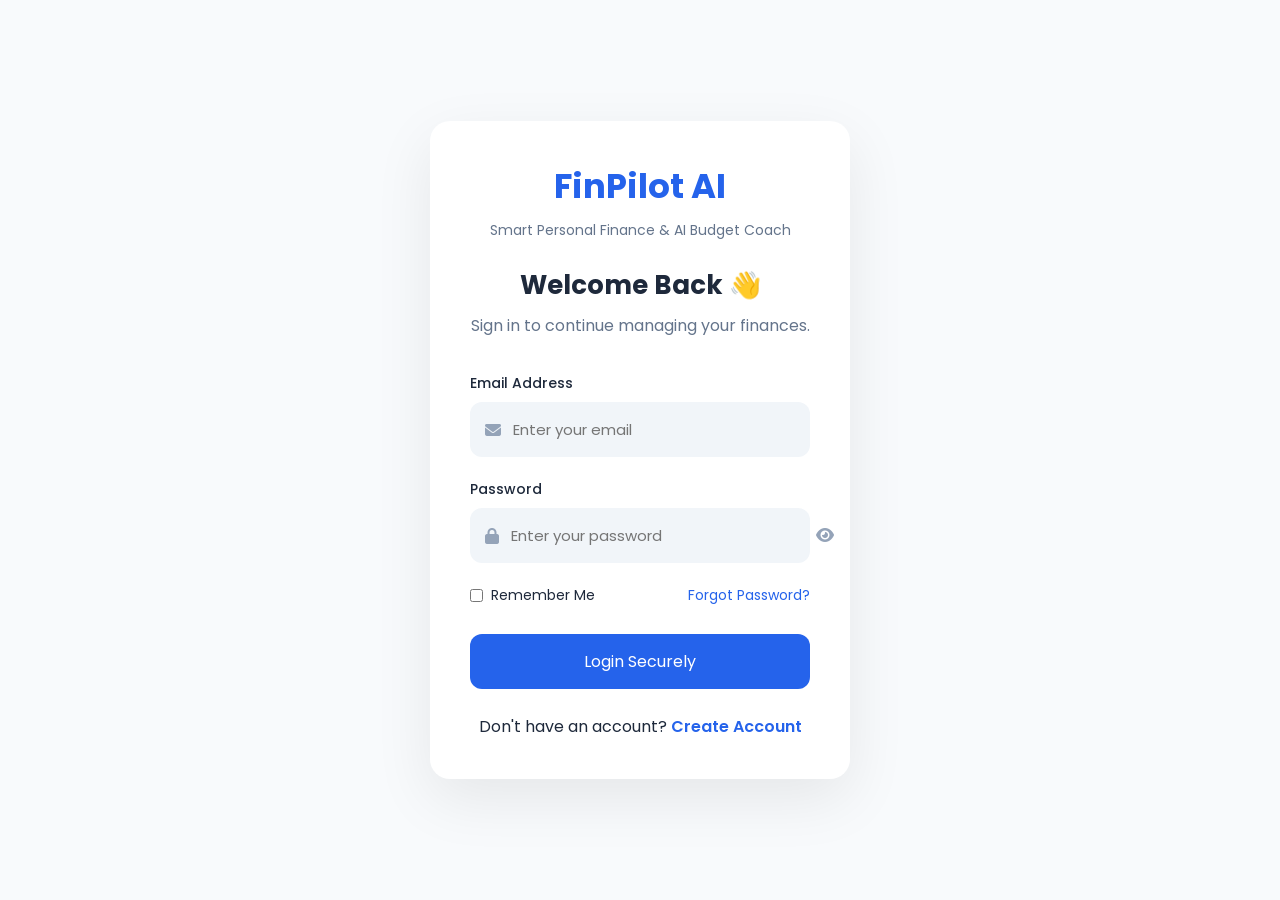
<file: frontend/pages/settings.html>
<!DOCTYPE html>
<html lang="en">

<head>

    <meta charset="UTF-8">

    <meta
        name="viewport"
        content="width=device-width, initial-scale=1.0"
    >

    <title>FinPilot AI - Settings</title>


    <!-- Google Font -->

    <link
        rel="preconnect"
        href="https://fonts.googleapis.com"
    >

    <link
        rel="preconnect"
        href="https://fonts.gstatic.com"
        crossorigin
    >

    <link
        href="https://fonts.googleapis.com/css2?family=Poppins:wght@400;500;600;700&display=swap"
        rel="stylesheet"
    >


    <!-- Font Awesome -->

    <link
        rel="stylesheet"
        href="https://cdnjs.cloudflare.com/ajax/libs/font-awesome/6.5.2/css/all.min.css"
    >


    <!-- Settings CSS -->

    <link
        rel="stylesheet"
        href="../css/settings.css"
    >

</head>


<body>


<div class="dashboard-layout">


    <!-- =====================================================
         SIDEBAR
    ====================================================== -->

    <aside class="sidebar">


        <!-- Brand -->

        <div class="sidebar-brand">

            <div class="brand-logo">

                <i class="fa-solid fa-chart-line"></i>

            </div>


            <div>

                <div class="brand-name">
                    FinPilot AI
                </div>

                <div class="brand-subtitle">
                    Smart Finance
                </div>

            </div>

        </div>


        <!-- Navigation -->

        <nav class="sidebar-navigation">


            <div class="nav-section-label">
                MAIN MENU
            </div>


            <a
                class="nav-item"
                href="dashboard.html"
            >

                <i class="fa-solid fa-house"></i>

                <span>
                    Dashboard
                </span>

            </a>


            <a
                class="nav-item"
                href="income.html"
            >

                <i class="fa-solid fa-wallet"></i>

                <span>
                    Income
                </span>

            </a>


            <a
                class="nav-item"
                href="expense.html"
            >

                <i class="fa-solid fa-receipt"></i>

                <span>
                    Expenses
                </span>

            </a>


            <a
                class="nav-item"
                href="budget.html"
            >

                <i class="fa-solid fa-chart-pie"></i>

                <span>
                    Budget
                </span>

            </a>


            <a
                class="nav-item"
                href="goals.html"
            >

                <i class="fa-solid fa-bullseye"></i>

                <span>
                    Goals
                </span>

            </a>


            <div class="nav-section-label tools-label">
                TOOLS
            </div>


            <a
                class="nav-item"
                href="ai-coach.html"
            >

                <i class="fa-solid fa-robot"></i>

                <span>
                    AI Coach
                </span>

                <span class="new-badge">
                    AI
                </span>

            </a>


            <a
                class="nav-item"
                href="reports.html"
            >

                <i class="fa-solid fa-file-lines"></i>

                <span>
                    Reports
                </span>

            </a>


            <a
                class="nav-item active"
                href="settings.html"
            >

                <i class="fa-solid fa-gear"></i>

                <span>
                    Settings
                </span>

            </a>


        </nav>


        <!-- Sidebar Bottom -->

        <div class="sidebar-bottom">


            <div class="sidebar-help">

                <div class="help-icon">

                    <i class="fa-solid fa-sparkles"></i>

                </div>


                <strong>
                    Smart money starts here
                </strong>


                <p>
                    Let FinPilot AI help you understand
                    and improve your finances.
                </p>


                <a
                    href="ai-coach.html"
                    class="help-button"
                >
                    Explore AI Coach
                </a>

            </div>


            <button
                class="nav-item logout-item"
                id="logoutBtn"
            >

                <i class="fa-solid fa-right-from-bracket"></i>

                <span>
                    Logout
                </span>

            </button>


        </div>

    </aside>



    <!-- =====================================================
         MAIN CONTENT
    ====================================================== -->

    <main class="main-content">


        <!-- Top Header -->

        <header class="top-header">


            <div class="header-spacer"></div>


            <div class="header-right">


                <button
                    class="notification-button"
                    aria-label="Notifications"
                >

                    <i class="fa-regular fa-bell"></i>

                    <span class="notification-dot"></span>

                </button>


                <div class="header-profile">


                    <div
                        class="profile-avatar"
                        id="profileAvatar"
                    >
                        OM
                    </div>


                    <div class="profile-info">

                        <strong id="profileName">
                            Welcome
                        </strong>

                        <span>
                            Personal Account
                        </span>

                    </div>


                    <i class="fa-solid fa-chevron-down profile-chevron"></i>

                </div>


            </div>

        </header>



        <!-- =================================================
             PAGE CONTENT
        ================================================== -->

        <div class="page-content">


            <!-- Page Heading -->

            <section class="page-heading">


                <div>

                    <div class="page-eyebrow">
                        ACCOUNT SETTINGS
                    </div>


                    <h1>
                        Manage Your Account ⚙️
                    </h1>


                    <p>
                        View your account information and manage
                        your FinPilot AI session.
                    </p>

                </div>


                <div class="page-date">

                    <i class="fa-regular fa-calendar"></i>

                    <span id="currentMonth">
                        September 2026
                    </span>

                </div>


            </section>



            <!-- =================================================
                 PROFILE CARD
            ================================================== -->

            <section class="profile-card">


                <div class="profile-card-header">


                    <div
                        class="large-profile-avatar"
                        id="settingsAvatar"
                    >
                        OM
                    </div>


                    <div>

                        <div class="profile-eyebrow">
                            FINPILOT AI ACCOUNT
                        </div>


                        <h2 id="settingsUserName">
                            User
                        </h2>


                        <p>
                            Your personal finance account information
                        </p>

                    </div>


                </div>



                <!-- Account Information -->

                <div class="settings-info-grid">


                    <div class="settings-info-item">


                        <div class="info-icon blue-info">

                            <i class="fa-solid fa-user"></i>

                        </div>


                        <div>

                            <span>
                                Full Name
                            </span>


                            <strong id="settingsFullName">
                                Loading...
                            </strong>

                        </div>

                    </div>



                    <div class="settings-info-item">


                        <div class="info-icon purple-info">

                            <i class="fa-solid fa-envelope"></i>

                        </div>


                        <div>

                            <span>
                                Email Address
                            </span>


                            <strong id="settingsEmail">
                                Loading...
                            </strong>

                        </div>

                    </div>



                    <div class="settings-info-item">


                        <div class="info-icon green-info">

                            <i class="fa-solid fa-circle-check"></i>

                        </div>


                        <div>

                            <span>
                                Account Status
                            </span>


                            <strong>
                                Active
                            </strong>

                        </div>

                    </div>


                </div>


            </section>



            <!-- =================================================
                 ABOUT FINPILOT AI
            ================================================== -->

            <section class="settings-section">


                <div class="section-header">


                    <div>


                        <span class="section-eyebrow">
                            ABOUT THE APPLICATION
                        </span>


                        <h2>
                            About FinPilot AI
                        </h2>

                    </div>


                    <div class="section-icon blue-icon">

                        <i class="fa-solid fa-circle-info"></i>

                    </div>


                </div>


                <div class="about-content">


                    <div class="about-icon">

                        <i class="fa-solid fa-chart-line"></i>

                    </div>


                    <div>

                        <p>
                            FinPilot AI is a smart personal finance
                            management system designed to help users
                            track income, manage expenses, monitor
                            budgets, work toward savings goals, and
                            receive AI-based financial insights.
                        </p>


                        <div class="feature-tags">

                            <span>
                                <i class="fa-solid fa-wallet"></i>
                                Income Tracking
                            </span>


                            <span>
                                <i class="fa-solid fa-receipt"></i>
                                Expense Tracking
                            </span>


                            <span>
                                <i class="fa-solid fa-chart-pie"></i>
                                Budget Management
                            </span>


                            <span>
                                <i class="fa-solid fa-robot"></i>
                                AI Coach
                            </span>

                        </div>

                    </div>

                </div>

            </section>



            <!-- =================================================
                 ACCOUNT ACTIONS
            ================================================== -->

            <section class="settings-section">


                <div class="section-header">


                    <div>


                        <span class="section-eyebrow">
                            SESSION MANAGEMENT
                        </span>


                        <h2>
                            Account Actions
                        </h2>

                    </div>


                    <div class="section-icon orange-icon">

                        <i class="fa-solid fa-shield-halved"></i>

                    </div>


                </div>


                <p class="section-description">
                    Use the options below to return to your dashboard
                    or securely end your current session.
                </p>


                <div class="settings-actions">


                    <button
                        class="settings-btn dashboard-btn"
                        id="dashboardBtn"
                    >

                        <i class="fa-solid fa-house"></i>

                        Back to Dashboard

                    </button>


                    <button
                        class="settings-btn logout-btn"
                        id="settingsLogoutBtn"
                    >

                        <i class="fa-solid fa-right-from-bracket"></i>

                        Logout

                    </button>


                </div>


            </section>



            <!-- =================================================
                 SECURITY NOTE
            ================================================== -->

            <section class="security-card">


                <div class="security-icon">

                    <i class="fa-solid fa-lock"></i>

                </div>


                <div>

                    <h3>
                        Your Session
                    </h3>


                    <p>
                        Your current login session is stored locally
                        in your browser. Logging out will remove the
                        active session from this device.
                    </p>

                </div>


            </section>



            <!-- Footer -->

            <footer class="dashboard-footer">

                <span>
                    © 2026 FinPilot AI
                </span>


                <span>
                    Smart Personal Finance & AI Budget Coach
                </span>

            </footer>


        </div>

    </main>

</div>



<script src="../js/settings.js"></script>

</body>

</html>
</file>
<file: frontend/css/ai-coach.css>
/* =========================================================
   FINPILOT AI - AI COACH
   Modern AI Financial Coach Page
========================================================= */

:root {
    --primary: #2563eb;
    --primary-dark: #1d4ed8;
    --primary-light: #eff6ff;

    --green: #10b981;
    --green-light: #ecfdf5;

    --orange: #f59e0b;
    --orange-light: #fffbeb;

    --red: #ef4444;
    --red-light: #fef2f2;

    --purple: #8b5cf6;
    --purple-light: #f5f3ff;

    --text-dark: #172033;
    --text: #475569;
    --text-light: #94a3b8;

    --border: #e7ebf2;
    --background: #f7f9fc;
    --white: #ffffff;

    --sidebar-width: 245px;

    --shadow-sm:
        0 2px 8px rgba(15, 23, 42, 0.04);

    --shadow:
        0 8px 25px rgba(15, 23, 42, 0.06);
}


/* =========================================================
   RESET
========================================================= */

* {
    margin: 0;
    padding: 0;
    box-sizing: border-box;
}


body {
    font-family: "Poppins", sans-serif;

    background: var(--background);

    color: var(--text-dark);

    min-height: 100vh;
}


button,
input {
    font-family: inherit;
}


/* =========================================================
   LAYOUT
========================================================= */

.dashboard-layout {
    min-height: 100vh;
}


/* =========================================================
   SIDEBAR
========================================================= */

.sidebar {
    position: fixed;

    top: 0;
    left: 0;

    width: var(--sidebar-width);
    height: 100vh;

    background: rgba(255, 255, 255, 0.96);

    border-right: 1px solid var(--border);

    display: flex;
    flex-direction: column;

    padding: 22px 15px;

    z-index: 100;
}


.sidebar-brand {
    display: flex;
    align-items: center;

    gap: 11px;

    padding: 0 8px;

    margin-bottom: 30px;
}


.brand-logo {
    width: 38px;
    height: 38px;

    border-radius: 11px;

    background: linear-gradient(
        135deg,
        var(--primary),
        #4f8df7
    );

    color: white;

    display: flex;
    align-items: center;
    justify-content: center;

    font-size: 17px;

    box-shadow:
        0 6px 14px rgba(37, 99, 235, 0.22);
}


.sidebar-brand h2 {
    font-size: 17px;

    font-weight: 700;

    color: var(--text-dark);

    line-height: 1.1;
}


.sidebar-brand span {
    display: block;

    font-size: 10px;

    color: var(--text-light);

    margin-top: 3px;
}


/* Navigation */

.sidebar-navigation {
    display: flex;
    flex-direction: column;

    gap: 5px;
}


.menu-label {
    font-size: 10px;

    font-weight: 600;

    color: #a0a9b8;

    letter-spacing: 0.8px;

    padding: 0 12px;

    margin-bottom: 7px;
}


.tools-label {
    margin-top: 22px;
}


.nav-item {
    height: 44px;

    display: flex;
    align-items: center;

    gap: 12px;

    padding: 0 13px;

    border-radius: 10px;

    text-decoration: none;

    color: #64748b;

    font-size: 13px;

    font-weight: 500;

    transition:
        background 0.2s ease,
        color 0.2s ease,
        transform 0.2s ease;
}


.nav-item i {
    width: 18px;

    text-align: center;

    font-size: 15px;
}


.nav-item:hover {
    background: #f4f7fb;

    color: var(--primary);

    transform: translateX(1px);
}


.nav-item.active {
    background: linear-gradient(
        135deg,
        #2563eb,
        #3b82f6
    );

    color: white;

    box-shadow:
        0 6px 15px rgba(37, 99, 235, 0.18);
}


.nav-item.active:hover {
    color: white;
}


.new-badge {
    margin-left: auto;

    font-size: 8px;

    font-weight: 700;

    padding: 3px 6px;

    border-radius: 5px;

    background: #ede9fe;

    color: #7c3aed;
}


/* Sidebar Bottom */

.sidebar-bottom {
    margin-top: auto;
}


.sidebar-help {
    padding: 15px;

    border-radius: 14px;

    background: linear-gradient(
        145deg,
        #eff6ff,
        #f8fbff
    );

    border: 1px solid #dbeafe;

    margin-bottom: 13px;
}


.help-icon {
    width: 31px;
    height: 31px;

    border-radius: 9px;

    background: white;

    color: var(--primary);

    display: flex;
    align-items: center;
    justify-content: center;

    margin-bottom: 9px;

    box-shadow: var(--shadow-sm);
}


.help-content strong {
    display: block;

    font-size: 11px;

    color: var(--text-dark);

    margin-bottom: 5px;
}


.help-content p {
    font-size: 9px;

    line-height: 1.5;

    color: #718096;

    margin-bottom: 10px;
}


.help-button {
    display: flex;
    align-items: center;
    justify-content: space-between;

    text-decoration: none;

    color: var(--primary);

    font-size: 9px;

    font-weight: 600;
}


.logout-button {
    width: 100%;
    height: 42px;

    border: 0;

    background: transparent;

    color: #64748b;

    display: flex;
    align-items: center;

    gap: 12px;

    padding: 0 13px;

    border-radius: 10px;

    cursor: pointer;

    font-size: 13px;

    font-weight: 500;
}


.logout-button:hover {
    background: #fef2f2;

    color: var(--red);
}


/* =========================================================
   MAIN CONTENT
========================================================= */

.main-content {
    margin-left: var(--sidebar-width);

    min-height: 100vh;
}


/* =========================================================
   HEADER
========================================================= */

.top-header {
    height: 75px;

    position: sticky;

    top: 0;

    z-index: 50;

    display: flex;
    align-items: center;
    justify-content: space-between;

    padding: 0 38px;

    background: rgba(255, 255, 255, 0.82);

    backdrop-filter: blur(12px);

    border-bottom:
        1px solid rgba(231, 235, 242, 0.8);
}


.header-spacer {
    flex: 1;
}


.header-right {
    display: flex;
    align-items: center;

    gap: 20px;
}


/* Notification */

.notification-button {
    position: relative;

    width: 38px;
    height: 38px;

    border: 1px solid var(--border);

    border-radius: 10px;

    background: white;

    color: #64748b;

    cursor: pointer;

    display: flex;
    align-items: center;
    justify-content: center;
}


.notification-button:hover {
    color: var(--primary);

    background: var(--primary-light);
}


.notification-dot {
    position: absolute;

    top: 8px;
    right: 8px;

    width: 6px;
    height: 6px;

    border-radius: 50%;

    background: var(--red);

    border: 1px solid white;
}


/* Profile */

.header-profile {
    display: flex;
    align-items: center;

    gap: 10px;
}


.profile-avatar {
    width: 38px;
    height: 38px;

    border-radius: 50%;

    background: linear-gradient(
        135deg,
        #dbeafe,
        #bfdbfe
    );

    color: var(--primary-dark);

    display: flex;
    align-items: center;
    justify-content: center;

    font-size: 12px;

    font-weight: 700;
}


.profile-info {
    display: flex;
    flex-direction: column;

    line-height: 1.2;
}


.profile-info strong {
    font-size: 12px;

    color: var(--text-dark);
}


.profile-info span {
    font-size: 9px;

    color: var(--text-light);

    margin-top: 3px;
}


.profile-chevron {
    font-size: 9px;

    color: #94a3b8;
}


/* =========================================================
   PAGE CONTENT
========================================================= */

.page-content {
    padding: 34px 38px 25px;
}


/* Page Heading */

.page-heading {
    display: flex;

    align-items: flex-start;

    justify-content: space-between;

    gap: 25px;

    margin-bottom: 30px;
}


.page-eyebrow,
.section-eyebrow {
    display: block;

    color: var(--primary);

    font-size: 10px;

    font-weight: 700;

    letter-spacing: 1px;

    margin-bottom: 7px;
}


.page-heading h1 {
    font-size: 27px;

    line-height: 1.25;

    font-weight: 700;

    color: var(--text-dark);

    margin-bottom: 7px;
}


.page-heading p {
    color: var(--text);

    font-size: 12px;

    line-height: 1.6;
}


.current-month {
    flex-shrink: 0;

    display: flex;
    align-items: center;

    gap: 8px;

    padding: 9px 13px;

    background: white;

    border: 1px solid var(--border);

    border-radius: 10px;

    color: var(--text);

    font-size: 11px;

    font-weight: 500;

    box-shadow: var(--shadow-sm);
}


.current-month i {
    color: var(--primary);
}


/* =========================================================
   SECTIONS
========================================================= */

.dashboard-section {
    margin-bottom: 30px;
}


.section-heading {
    display: flex;

    align-items: center;

    justify-content: space-between;

    margin-bottom: 18px;
}


.section-eyebrow {
    color: var(--text-light);

    font-size: 9px;

    margin-bottom: 5px;
}


.section-heading h2 {
    font-size: 17px;

    font-weight: 700;

    color: var(--text-dark);

    margin-bottom: 3px;
}


.section-heading p {
    font-size: 11px;

    color: var(--text-light);

    line-height: 1.5;
}


/* =========================================================
   AI INSIGHT
========================================================= */

.ai-insight-card {
    background:
        linear-gradient(
            135deg,
            #eff6ff 0%,
            #ffffff 75%
        );

    border: 1px solid #dbeafe;

    border-radius: 18px;

    padding: 25px;

    margin-bottom: 32px;

    box-shadow:
        0 8px 25px rgba(37, 99, 235, 0.06);
}


.ai-insight-header {
    display: flex;

    align-items: center;

    gap: 12px;

    margin-bottom: 18px;
}


.ai-insight-icon {
    width: 43px;
    height: 43px;

    flex-shrink: 0;

    border-radius: 12px;

    background: white;

    color: var(--primary);

    display: flex;
    align-items: center;
    justify-content: center;

    font-size: 18px;

    box-shadow: var(--shadow-sm);
}


.ai-insight-header h2 {
    font-size: 17px;

    color: var(--text-dark);
}


.ai-insight-header .section-eyebrow {
    margin-bottom: 2px;
}


.ai-status {
    margin-left: auto;

    padding: 6px 10px;

    border-radius: 20px;

    background: white;

    color: var(--primary);

    border: 1px solid #dbeafe;

    font-size: 9px;

    font-weight: 600;
}


.ai-message {
    color: var(--text);

    font-size: 12px;

    line-height: 1.8;

    margin-bottom: 20px;
}


/* Recommendation */

.ai-recommendation {
    display: flex;

    align-items: flex-start;

    gap: 12px;

    padding: 15px;

    background: rgba(255, 255, 255, 0.8);

    border: 1px solid #e0ebfb;

    border-radius: 12px;
}


.recommendation-icon {
    width: 32px;
    height: 32px;

    flex-shrink: 0;

    border-radius: 9px;

    background: #fef3c7;

    color: #d97706;

    display: flex;
    align-items: center;
    justify-content: center;
}


.ai-recommendation strong {
    display: block;

    color: var(--text-dark);

    font-size: 11px;

    margin-bottom: 4px;
}


.ai-recommendation p {
    color: var(--text);

    font-size: 10px;

    line-height: 1.6;
}


/* =========================================================
   SUMMARY CARDS
========================================================= */

.summary-grid {
    display: grid;

    grid-template-columns:
        repeat(3, minmax(0, 1fr));

    gap: 17px;
}


.summary-card {
    position: relative;

    overflow: hidden;

    background: white;

    border: 1px solid var(--border);

    border-radius: 15px;

    padding: 19px;

    box-shadow: var(--shadow-sm);
}


.summary-card::after {
    content: "";

    position: absolute;

    width: 75px;
    height: 75px;

    right: -30px;
    top: -30px;

    border-radius: 50%;

    background: var(--primary-light);
}


.summary-card-top {
    display: flex;
    align-items: center;

    gap: 9px;

    margin-bottom: 14px;
}


.summary-icon {
    width: 31px;
    height: 31px;

    border-radius: 9px;

    background: var(--green-light);

    color: var(--green);

    display: flex;
    align-items: center;
    justify-content: center;

    font-size: 12px;
}


.summary-label {
    font-size: 10px;

    color: var(--text-light);

    font-weight: 500;
}


.summary-card h3 {
    font-size: 21px;

    color: var(--text-dark);

    font-weight: 700;

    position: relative;

    z-index: 2;
}


.expense-card .summary-icon {
    background: var(--orange-light);

    color: var(--orange);
}


.balance-card .summary-icon {
    background: var(--primary-light);

    color: var(--primary);
}


.warning-card .summary-icon {
    background: var(--red-light);

    color: var(--red);
}


.blue-icon {
    background: var(--primary-light);

    color: var(--primary);
}


.orange-icon {
    background: var(--orange-light);

    color: var(--orange);
}


.purple-icon {
    background: var(--purple-light);

    color: var(--purple);
}


/* =========================================================
   GOALS
========================================================= */

.coach-goals {
    display: grid;

    grid-template-columns:
        repeat(3, minmax(0, 1fr));

    gap: 17px;
}


.coach-goal-card {
    background: white;

    border: 1px solid var(--border);

    border-radius: 15px;

    padding: 19px;

    box-shadow: var(--shadow-sm);

    transition:
        transform 0.2s ease,
        box-shadow 0.2s ease;
}


.coach-goal-card:hover {
    transform: translateY(-2px);

    box-shadow:
        0 10px 25px rgba(15, 23, 42, 0.07);
}


.coach-goal-title {
    display: flex;

    align-items: center;

    gap: 10px;

    margin-bottom: 17px;
}


.coach-goal-icon {
    width: 34px;
    height: 34px;

    border-radius: 9px;

    background: var(--primary-light);

    color: var(--primary);

    display: flex;
    align-items: center;
    justify-content: center;
}


.coach-goal-card h4 {
    font-size: 13px;

    font-weight: 600;

    color: var(--text-dark);
}


.coach-goal-progress {
    display: flex;

    justify-content: space-between;

    margin-bottom: 8px;

    font-size: 10px;
}


.coach-goal-progress span {
    color: var(--text-light);
}


.coach-goal-progress strong {
    color: var(--primary);
}


.goal-progress-track {
    width: 100%;

    height: 8px;

    background: #eaf0f6;

    border-radius: 20px;

    overflow: hidden;

    margin-bottom: 12px;
}


.goal-progress-bar {
    height: 100%;

    background:
        linear-gradient(
            90deg,
            var(--primary),
            #60a5fa
        );

    border-radius: 20px;
}


.coach-goal-card p {
    color: var(--text-light);

    font-size: 10px;

    line-height: 1.5;
}


/* =========================================================
   SPENDING BREAKDOWN
========================================================= */

.spending-breakdown {
    display: grid;

    grid-template-columns:
        repeat(2, minmax(0, 1fr));

    gap: 12px;
}


.spending-category {
    background: white;

    border: 1px solid var(--border);

    padding: 16px 18px;

    border-radius: 12px;

    box-shadow: var(--shadow-sm);
}


.spending-category-header {
    display: flex;

    justify-content: space-between;

    align-items: center;

    margin-bottom: 9px;
}


.spending-category-name {
    font-size: 11px;

    font-weight: 600;

    color: var(--text-dark);
}


.spending-category-amount {
    font-size: 11px;

    font-weight: 600;

    color: var(--text);
}


.spending-category-bar {
    width: 100%;

    height: 7px;

    background: #eaf0f6;

    border-radius: 10px;

    overflow: hidden;
}


.spending-category-progress {
    height: 100%;

    background:
        linear-gradient(
            90deg,
            var(--primary),
            #60a5fa
        );

    border-radius: 10px;

    transition: width 0.4s ease;
}


/* =========================================================
   MONTHLY SPENDING
========================================================= */

.monthly-spending {
    display: grid;

    grid-template-columns:
        repeat(3, minmax(0, 1fr));

    gap: 12px;
}


.monthly-spending-item {
    background: white;

    border: 1px solid var(--border);

    padding: 16px 18px;

    border-radius: 12px;

    box-shadow: var(--shadow-sm);
}


.monthly-spending-header {
    display: flex;

    justify-content: space-between;

    align-items: center;

    gap: 10px;
}


.monthly-spending-month {
    font-size: 10px;

    font-weight: 600;

    color: var(--text);
}


.monthly-spending-amount {
    font-size: 12px;

    font-weight: 700;

    color: var(--text-dark);
}


/* Trend */

.spending-trend-message {
    margin-top: 14px;

    padding: 13px 15px;

    background: var(--primary-light);

    border: 1px solid #dbeafe;

    border-radius: 10px;

    font-size: 10px;

    line-height: 1.6;

    color: var(--text);
}


/* =========================================================
   AI CHAT
========================================================= */

.ai-chat-card {
    background: white;

    border: 1px solid var(--border);

    border-radius: 17px;

    padding: 20px;

    box-shadow: var(--shadow);
}


.ai-chat-messages {
    display: flex;

    flex-direction: column;

    gap: 15px;

    max-height: 430px;

    overflow-y: auto;

    padding: 5px 3px 15px;

    margin-bottom: 17px;

    scrollbar-width: thin;

    scrollbar-color:
        #cbd5e1
        transparent;
}


.ai-chat-message {
    display: flex;

    align-items: flex-start;

    gap: 9px;

    animation:
        aiMessageAppear 0.2s ease;
}


@keyframes aiMessageAppear {

    from {
        opacity: 0;
        transform: translateY(4px);
    }

    to {
        opacity: 1;
        transform: translateY(0);
    }

}


.ai-message-user {
    justify-content: flex-end;
}


.ai-chat-avatar {
    width: 34px;
    height: 34px;

    min-width: 34px;

    border-radius: 10px;

    background:
        linear-gradient(
            135deg,
            var(--primary),
            #4f8df7
        );

    color: white;

    display: flex;
    align-items: center;
    justify-content: center;

    font-size: 13px;
}


.ai-chat-bubble {
    max-width: 75%;

    padding: 11px 14px;

    border-radius: 12px;

    background: #f5f7fa;

    border: 1px solid #edf0f4;
}


.ai-chat-bubble strong {
    display: block;

    font-size: 10px;

    color: var(--text-dark);

    margin-bottom: 5px;
}


.ai-chat-bubble p {
    margin: 0;

    font-size: 10px;

    line-height: 1.7;

    color: var(--text);
}


.ai-message-user .ai-chat-bubble {
    background: var(--primary);

    border-color: var(--primary);

    border-radius: 12px;
}


.ai-message-user .ai-chat-bubble strong,
.ai-message-user .ai-chat-bubble p {
    color: white;
}


/* Chat Input */

.ai-chat-input-area {
    display: flex;

    gap: 9px;

    border-top: 1px solid #f1f5f9;

    padding-top: 17px;
}


#aiChatInput {
    flex: 1;

    height: 43px;

    padding: 0 13px;

    border: 1px solid var(--border);

    border-radius: 9px;

    outline: none;

    background: #fbfcfe;

    color: var(--text-dark);

    font-size: 10px;

    transition:
        border-color 0.2s ease,
        box-shadow 0.2s ease;
}


#aiChatInput:focus {
    border-color: #93c5fd;

    background: white;

    box-shadow:
        0 0 0 3px rgba(37, 99, 235, 0.08);
}


#aiChatInput::placeholder {
    color: #aab3c0;
}


#aiChatSend {
    min-width: 85px;

    height: 43px;

    border: none;

    border-radius: 9px;

    background:
        linear-gradient(
            135deg,
            var(--primary),
            #3b82f6
        );

    color: white;

    cursor: pointer;

    font-size: 10px;

    font-weight: 600;

    transition:
        transform 0.2s ease,
        opacity 0.2s ease;
}


#aiChatSend:hover {
    transform: translateY(-1px);

    opacity: 0.92;
}


#aiChatSend:disabled {
    opacity: 0.6;

    cursor: not-allowed;

    transform: none;
}


.ai-chat-hint {
    margin: 11px 0 0;

    display: flex;
    align-items: center;

    gap: 6px;

    font-size: 9px;

    color: var(--text-light);
}


.ai-chat-hint i {
    color: var(--green);
}


/* =========================================================
   LOADING STATE
========================================================= */

.loading-state {
    min-height: 130px;

    background: white;

    border: 1px solid var(--border);

    border-radius: 14px;

    display: flex;
    align-items: center;
    justify-content: center;

    gap: 8px;

    color: var(--text-light);

    font-size: 10px;

    grid-column: 1 / -1;
}


.loading-state i {
    color: var(--primary);
}


/* =========================================================
   FOOTER
========================================================= */

.page-footer {
    display: flex;

    justify-content: space-between;

    gap: 15px;

    padding-top: 18px;

    border-top: 1px solid var(--border);

    color: var(--text-light);

    font-size: 9px;
}


/* =========================================================
   RESPONSIVE
========================================================= */

@media (max-width: 1200px) {

    .coach-goals {
        grid-template-columns:
            repeat(2, minmax(0, 1fr));
    }

    .monthly-spending {
        grid-template-columns:
            repeat(2, minmax(0, 1fr));
    }

}


@media (max-width: 1000px) {

    .summary-grid {
        grid-template-columns:
            repeat(2, minmax(0, 1fr));
    }

    .spending-breakdown {
        grid-template-columns: 1fr;
    }

}


@media (max-width: 900px) {

    .sidebar {
        width: 215px;
    }

    .main-content {
        margin-left: 215px;
    }

    .page-content {
        padding: 28px 25px;
    }

    .top-header {
        padding: 0 25px;
    }

    .coach-goals {
        grid-template-columns: 1fr;
    }

}


@media (max-width: 700px) {

    .sidebar {
        position: static;

        width: 100%;
        height: auto;

        min-height: auto;

        padding: 15px;
    }

    .sidebar-navigation {
        display: grid;

        grid-template-columns:
            repeat(2, 1fr);
    }

    .tools-label {
        grid-column: 1 / -1;
    }

    .sidebar-bottom {
        margin-top: 20px;
    }

    .sidebar-help {
        display: none;
    }

    .main-content {
        margin-left: 0;
    }

    .top-header {
        height: 68px;

        padding: 0 18px;
    }

    .profile-info,
    .profile-chevron {
        display: none;
    }

    .page-content {
        padding: 22px 17px;
    }

    .page-heading {
        flex-direction: column;

        margin-bottom: 25px;
    }

    .page-heading h1 {
        font-size: 23px;
    }

    .current-month {
        align-self: flex-start;
    }

    .summary-grid {
        grid-template-columns: 1fr;
    }

    .monthly-spending {
        grid-template-columns: 1fr;
    }

    .ai-insight-header {
        align-items: flex-start;
    }

    .ai-status {
        margin-left: auto;
    }

    .ai-chat-input-area {
        flex-direction: column;
    }

    #aiChatSend {
        width: 100%;
    }

    .ai-chat-bubble {
        max-width: 85%;
    }

    .page-footer {
        flex-direction: column;
    }

}


@media (max-width: 430px) {

    .sidebar-navigation {
        grid-template-columns: 1fr;
    }

    .ai-insight-header {
        flex-wrap: wrap;
    }

    .ai-status {
        margin-left: 55px;
    }

}
</file>
<file: frontend/css/budget.css>
/* =========================================================
   FINPILOT AI - BUDGET
   Dashboard-matched Budget Management
========================================================= */

:root {

    --primary: #2563eb;
    --primary-dark: #1d4ed8;
    --primary-light: #eff6ff;

    --green: #10b981;
    --green-light: #ecfdf5;

    --orange: #f59e0b;
    --orange-light: #fffbeb;

    --red: #ef4444;
    --red-light: #fef2f2;

    --purple: #8b5cf6;
    --purple-light: #f5f3ff;

    --text-dark: #172033;
    --text: #475569;
    --text-light: #94a3b8;

    --border: #e7ebf2;

    --white: #ffffff;

    --background: #f6f8fc;

    --sidebar-width: 245px;

    --shadow-sm:
        0 1px 3px rgba(15, 23, 42, 0.05);

    --shadow:
        0 8px 24px rgba(15, 23, 42, 0.06);

    --radius: 14px;

}


* {

    margin: 0;

    padding: 0;

    box-sizing: border-box;

}


body {

    font-family: "Poppins", sans-serif;

    background: var(--background);

    color: var(--text-dark);

    min-height: 100vh;

}


a {

    text-decoration: none;

    color: inherit;

}


button,
input,
select {

    font-family: inherit;

}


/* =========================================================
   DASHBOARD LAYOUT
========================================================= */

.dashboard-layout {

    min-height: 100vh;

}


/* =========================================================
   SIDEBAR
========================================================= */

.sidebar {

    position: fixed;

    top: 0;

    left: 0;

    width: var(--sidebar-width);

    height: 100vh;

    background: rgba(255, 255, 255, 0.96);

    border-right: 1px solid var(--border);

    display: flex;

    flex-direction: column;

    z-index: 100;

}


/* =========================================================
   BRAND
========================================================= */

.sidebar-brand {

    height: 82px;

    display: flex;

    align-items: center;

    gap: 11px;

    padding: 0 22px;

    border-bottom: 1px solid var(--border);

}


.brand-logo {

    width: 38px;

    height: 38px;

    border-radius: 10px;

    background: linear-gradient(
        135deg,
        var(--primary),
        #3b82f6
    );

    color: white;

    display: flex;

    align-items: center;

    justify-content: center;

    font-size: 17px;

    box-shadow:
        0 5px 12px rgba(37, 99, 235, 0.2);

}


.brand-text h1 {

    font-size: 17px;

    line-height: 1.2;

    font-weight: 700;

    color: var(--text-dark);

}


.brand-text span {

    display: block;

    margin-top: 2px;

    font-size: 9px;

    font-weight: 500;

    color: var(--text-light);

    letter-spacing: 0.2px;

}


/* =========================================================
   SIDEBAR NAVIGATION
========================================================= */

.sidebar-navigation {

    padding: 22px 14px;

    flex: 1;

}


.menu-label {

    padding: 0 11px 9px;

    font-size: 10px;

    font-weight: 600;

    letter-spacing: 1px;

    color: #a0aabc;

}


.tools-label {

    margin-top: 19px;

}


.nav-item {

    position: relative;

    display: flex;

    align-items: center;

    gap: 12px;

    height: 43px;

    margin-bottom: 4px;

    padding: 0 12px;

    border-radius: 10px;

    color: #68758a;

    font-size: 13px;

    font-weight: 500;

    transition:
        background 0.2s ease,
        color 0.2s ease,
        transform 0.2s ease;

}


.nav-item i {

    width: 18px;

    text-align: center;

    font-size: 15px;

}


.nav-item:hover {

    background: #f4f7fb;

    color: var(--primary);

}


.nav-item.active {

    background: linear-gradient(
        135deg,
        var(--primary),
        #3b82f6
    );

    color: white;

    box-shadow:
        0 6px 14px rgba(37, 99, 235, 0.18);

}


.nav-item.active:hover {

    color: white;

}


.ai-nav-item {

    position: relative;

}


.new-badge {

    margin-left: auto;

    padding: 3px 6px;

    border-radius: 5px;

    background: var(--purple-light);

    color: var(--purple);

    font-size: 8px;

    font-weight: 700;

    letter-spacing: 0.4px;

}


.nav-item.active .new-badge {

    background: rgba(255, 255, 255, 0.2);

    color: white;

}


/* =========================================================
   SIDEBAR BOTTOM
========================================================= */

.sidebar-bottom {

    padding: 0 14px 18px;

}


.sidebar-help {

    padding: 14px;

    border-radius: 12px;

    background: linear-gradient(
        135deg,
        #f0f6ff,
        #f8fbff
    );

    border: 1px solid #e1ebff;

    margin-bottom: 13px;

}


.help-icon {

    width: 31px;

    height: 31px;

    border-radius: 9px;

    background: var(--primary-light);

    color: var(--primary);

    display: flex;

    align-items: center;

    justify-content: center;

    margin-bottom: 9px;

    font-size: 13px;

}


.help-content strong {

    display: block;

    font-size: 10px;

    color: var(--text-dark);

    margin-bottom: 5px;

}


.help-content p {

    font-size: 9px;

    line-height: 1.5;

    color: var(--text-light);

    margin-bottom: 9px;

}


.help-content a {

    color: var(--primary);

    font-size: 9px;

    font-weight: 600;

}


.logout-button {

    width: 100%;

    height: 41px;

    border: 0;

    background: transparent;

    border-radius: 9px;

    display: flex;

    align-items: center;

    gap: 12px;

    padding: 0 12px;

    color: #718096;

    font-size: 12px;

    font-weight: 500;

    cursor: pointer;

    transition: 0.2s ease;

}


.logout-button:hover {

    background: var(--red-light);

    color: var(--red);

}


.logout-button i {

    width: 18px;

    text-align: center;

}


/* =========================================================
   MAIN CONTENT
========================================================= */

.main-content {

    margin-left: var(--sidebar-width);

    min-height: 100vh;

}


/* =========================================================
   TOP HEADER
========================================================= */

.top-header {

    height: 75px;

    background: rgba(255, 255, 255, 0.82);

    backdrop-filter: blur(12px);

    border-bottom: 1px solid var(--border);

    display: flex;

    align-items: center;

    justify-content: space-between;

    padding: 0 34px 0 38px;

    position: sticky;

    top: 0;

    z-index: 50;

}


.header-spacer {

    flex: 1;

}


.header-right {

    display: flex;

    align-items: center;

    gap: 20px;

}


.notification-button {

    position: relative;

    width: 38px;

    height: 38px;

    border: 1px solid var(--border);

    border-radius: 10px;

    background: white;

    color: #69768a;

    cursor: pointer;

    display: flex;

    align-items: center;

    justify-content: center;

}


.notification-button:hover {

    color: var(--primary);

    border-color: #d6e2fb;

}


.notification-dot {

    position: absolute;

    top: 8px;

    right: 8px;

    width: 6px;

    height: 6px;

    border-radius: 50%;

    background: var(--red);

    border: 1px solid white;

}


.header-profile {

    display: flex;

    align-items: center;

    gap: 10px;

}


.profile-avatar {

    width: 38px;

    height: 38px;

    border-radius: 11px;

    background: linear-gradient(
        135deg,
        #dbeafe,
        #eff6ff
    );

    color: var(--primary);

    display: flex;

    align-items: center;

    justify-content: center;

    font-size: 12px;

    font-weight: 700;

}


.profile-details {

    display: flex;

    flex-direction: column;

}


.profile-details strong {

    font-size: 11px;

    color: var(--text-dark);

    font-weight: 600;

}


.profile-details span {

    font-size: 9px;

    color: var(--text-light);

}


.profile-chevron {

    font-size: 9px;

    color: #9aa5b5;

    margin-left: 2px;

}


/* =========================================================
   PAGE CONTENT
========================================================= */

.page-content {

    padding: 34px 38px;

    max-width: 1500px;

    margin: 0 auto;

}


/* =========================================================
   PAGE HEADING
========================================================= */

.page-heading {

    display: flex;

    justify-content: space-between;

    align-items: flex-end;

    margin-bottom: 27px;

}


.page-eyebrow {

    display: block;

    margin-bottom: 7px;

    color: var(--primary);

    font-size: 10px;

    font-weight: 700;

    letter-spacing: 1.1px;

}


.page-heading h1 {

    font-size: 27px;

    line-height: 1.25;

    color: var(--text-dark);

    font-weight: 700;

    letter-spacing: -0.4px;

}


.page-heading p {

    margin-top: 6px;

    color: var(--text-light);

    font-size: 12px;

}


.month-display {

    height: 39px;

    padding: 0 14px;

    border: 1px solid var(--border);

    border-radius: 9px;

    background: white;

    display: flex;

    align-items: center;

    gap: 8px;

    color: var(--text);

    font-size: 11px;

    font-weight: 500;

    box-shadow: var(--shadow-sm);

}


.month-display i {

    color: var(--primary);

}


/* =========================================================
   CARDS
========================================================= */

.budget-form-card,
.budgets-section {

    background: white;

    border: 1px solid var(--border);

    border-radius: var(--radius);

    box-shadow: var(--shadow);

}


.budget-form-card {

    padding: 24px;

    margin-bottom: 25px;

}


/* =========================================================
   SECTION HEADER
========================================================= */

.section-header {

    margin-bottom: 20px;

}


.section-title-area {

    display: flex;

    align-items: center;

    gap: 13px;

}


.section-icon {

    width: 40px;

    height: 40px;

    border-radius: 11px;

    display: flex;

    align-items: center;

    justify-content: center;

    font-size: 16px;

}


.blue-icon {

    background: var(--primary-light);

    color: var(--primary);

}


.section-header h2 {

    font-size: 17px;

    font-weight: 650;

    color: var(--text-dark);

}


.section-header p {

    margin-top: 3px;

    color: var(--text-light);

    font-size: 10px;

}


.section-eyebrow {

    display: block;

    margin-bottom: 5px;

    font-size: 9px;

    letter-spacing: 1px;

    font-weight: 700;

    color: var(--primary);

}


.budgets-section {

    padding: 24px;

}


/* =========================================================
   FORM
========================================================= */

.budget-form {

    display: grid;

    grid-template-columns:
        minmax(180px, 1fr)
        minmax(180px, 1fr)
        auto;

    align-items: end;

    gap: 17px;

}


.form-group {

    display: flex;

    flex-direction: column;

    gap: 7px;

}


.form-group label {

    font-size: 10px;

    font-weight: 600;

    color: #526074;

}


.select-wrapper,
.amount-wrapper {

    height: 45px;

    position: relative;

}


.select-wrapper i,
.amount-wrapper i {

    position: absolute;

    left: 14px;

    top: 50%;

    transform: translateY(-50%);

    color: #94a3b8;

    font-size: 13px;

    z-index: 1;

}


.select-wrapper select,
.amount-wrapper input {

    width: 100%;

    height: 100%;

    border: 1px solid var(--border);

    border-radius: 9px;

    outline: none;

    background: #fbfcfe;

    color: var(--text-dark);

    font-size: 11px;

    padding: 0 13px 0 40px;

    transition: 0.2s ease;

}


.select-wrapper select {

    cursor: pointer;

}


.select-wrapper select:focus,
.amount-wrapper input:focus {

    border-color: #9fc0fa;

    background: white;

    box-shadow:
        0 0 0 3px rgba(37, 99, 235, 0.07);

}


.amount-wrapper input::placeholder {

    color: #a5afbd;

}


.primary-button {

    height: 45px;

    border: none;

    border-radius: 9px;

    padding: 0 21px;

    background: linear-gradient(
        135deg,
        var(--primary),
        #3b82f6
    );

    color: white;

    font-size: 11px;

    font-weight: 600;

    display: flex;

    align-items: center;

    justify-content: center;

    gap: 8px;

    cursor: pointer;

    box-shadow:
        0 6px 14px rgba(37, 99, 235, 0.18);

    transition: 0.2s ease;

    white-space: nowrap;

}


.primary-button:hover {

    transform: translateY(-1px);

    box-shadow:
        0 8px 17px rgba(37, 99, 235, 0.23);

}


.budget-message {

    min-height: 18px;

    margin-top: 12px;

    font-size: 10px;

    color: var(--primary);

}


/* =========================================================
   BUDGET GRID
========================================================= */

.budgets-container {

    display: grid;

    grid-template-columns:
        repeat(3, minmax(0, 1fr));

    gap: 17px;

}


.budget-card {

    padding: 19px;

    border: 1px solid var(--border);

    border-radius: 12px;

    background: #ffffff;

    transition:
        transform 0.2s ease,
        box-shadow 0.2s ease;

}


.budget-card:hover {

    transform: translateY(-2px);

    box-shadow:
        0 10px 25px rgba(15, 23, 42, 0.07);

}


.budget-card-header {

    display: flex;

    align-items: center;

    justify-content: space-between;

    padding-bottom: 15px;

    border-bottom: 1px solid #f0f2f6;

}


.budget-category {

    display: flex;

    align-items: center;

    gap: 10px;

}


.budget-icon {

    width: 34px;

    height: 34px;

    border-radius: 9px;

    background: var(--primary-light);

    color: var(--primary);

    display: flex;

    align-items: center;

    justify-content: center;

    font-size: 13px;

}


.budget-category h3 {

    font-size: 12px;

    font-weight: 650;

    color: var(--text-dark);

}


.budget-card-actions {

    display: flex;

    gap: 5px;

}


.budget-card-actions button {

    width: 29px;

    height: 29px;

    border-radius: 7px;

    border: 1px solid var(--border);

    background: white;

    cursor: pointer;

    display: flex;

    align-items: center;

    justify-content: center;

    font-size: 10px;

    transition: 0.2s ease;

}


.edit-budget-btn {

    color: var(--primary);

}


.edit-budget-btn:hover {

    background: var(--primary-light);

    border-color: #cfe0ff;

}


.delete-budget-btn {

    color: var(--red);

}


.delete-budget-btn:hover {

    background: var(--red-light);

    border-color: #fecaca;

}


/* =========================================================
   BUDGET STATS
========================================================= */

.budget-stats {

    display: grid;

    grid-template-columns:
        repeat(3, 1fr);

    gap: 8px;

    padding: 16px 0;

}


.budget-stat {

    display: flex;

    flex-direction: column;

    gap: 4px;

}


.budget-stat span {

    font-size: 9px;

    color: var(--text-light);

}


.budget-stat strong {

    font-size: 12px;

    color: var(--text-dark);

    font-weight: 650;

}


.budget-stat:nth-child(2) strong {

    color: var(--orange);

}


.budget-stat:nth-child(3) strong {

    color: var(--green);

}


/* =========================================================
   PROGRESS
========================================================= */

.budget-progress {

    padding: 3px 0 15px;

}


.progress-header {

    display: flex;

    justify-content: space-between;

    margin-bottom: 7px;

}


.progress-header span {

    font-size: 9px;

    color: var(--text-light);

}


.progress-header span:last-child {

    color: var(--text);

    font-weight: 600;

}


.progress-track {

    height: 7px;

    background: #edf1f6;

    border-radius: 20px;

    overflow: hidden;

}


.progress-bar {

    height: 100%;

    min-width: 0;

    max-width: 100%;

    border-radius: 20px;

    background: linear-gradient(
        90deg,
        var(--primary),
        #60a5fa
    );

    transition: width 0.4s ease;

}


/* =========================================================
   STATUS
========================================================= */

.budget-status {

    padding-top: 13px;

    border-top: 1px solid #f0f2f6;

    color: var(--text-light);

    font-size: 9px;

}


.budget-status strong {

    margin-left: 3px;

    color: var(--green);

    font-weight: 600;

}


/* =========================================================
   EMPTY / LOADING
========================================================= */

.empty-budget,
.loading-state {

    grid-column: 1 / -1;

    min-height: 220px;

    border: 1px dashed #dce2eb;

    border-radius: 12px;

    background: #fbfcfe;

    display: flex;

    flex-direction: column;

    align-items: center;

    justify-content: center;

    text-align: center;

}


.empty-budget i {

    width: 47px;

    height: 47px;

    border-radius: 13px;

    background: var(--primary-light);

    color: var(--primary);

    display: flex;

    align-items: center;

    justify-content: center;

    font-size: 18px;

    margin-bottom: 12px;

}


.empty-budget h3 {

    font-size: 13px;

    color: var(--text-dark);

    margin-bottom: 5px;

}


.empty-budget p {

    max-width: 330px;

    color: var(--text-light);

    font-size: 10px;

    line-height: 1.5;

}


.loading-state {

    border: none;

    background: transparent;

}


.loading-state i {

    color: var(--primary);

    font-size: 20px;

    margin-bottom: 10px;

}


.loading-state p {

    color: var(--text-light);

    font-size: 10px;

}


/* =========================================================
   FOOTER
========================================================= */

.page-footer {

    display: flex;

    justify-content: space-between;

    align-items: center;

    padding: 24px 2px 5px;

    color: var(--text-light);

    font-size: 9px;

}


.page-footer span {

    color: #a0aaba;

}


/* =========================================================
   RESPONSIVE
========================================================= */

@media (max-width: 1200px) {

    .budgets-container {

        grid-template-columns:
            repeat(2, minmax(0, 1fr));

    }

}


@media (max-width: 1000px) {

    .budget-form {

        grid-template-columns:
            repeat(2, minmax(0, 1fr));

    }

    .primary-button {

        grid-column: 1 / -1;

    }

}


@media (max-width: 850px) {

    :root {

        --sidebar-width: 210px;

    }

    .page-content {

        padding: 28px 24px;

    }

    .top-header {

        padding: 0 24px;

    }

}


@media (max-width: 700px) {

    .sidebar {

        width: 68px;

    }

    .main-content {

        margin-left: 68px;

    }

    .sidebar-brand {

        justify-content: center;

        padding: 0;

    }

    .brand-text {

        display: none;

    }

    .sidebar-navigation {

        padding: 20px 9px;

    }

    .menu-label {

        display: none;

    }

    .nav-item {

        justify-content: center;

        padding: 0;

    }

    .nav-item span:not(.new-badge) {

        display: none;

    }

    .new-badge {

        display: none;

    }

    .sidebar-help {

        display: none;

    }

    .logout-button {

        justify-content: center;

        padding: 0;

    }

    .logout-button span {

        display: none;

    }

    .sidebar-bottom {

        padding: 0 9px 15px;

    }

    .page-heading {

        align-items: flex-start;

        flex-direction: column;

        gap: 15px;

    }

    .budget-form {

        grid-template-columns: 1fr;

    }

    .primary-button {

        grid-column: auto;

    }

    .budgets-container {

        grid-template-columns: 1fr;

    }

    .profile-details,
    .profile-chevron {

        display: none;

    }

}


@media (max-width: 500px) {

    .main-content {

        margin-left: 0;

    }

    .sidebar {

        display: none;

    }

    .page-content {

        padding: 22px 16px;

    }

    .top-header {

        padding: 0 16px;

    }

    .page-heading h1 {

        font-size: 23px;

    }

    .budget-form-card,
    .budgets-section {

        padding: 18px;

    }

    .budget-stats {

        gap: 5px;

    }

    .page-footer {

        flex-direction: column;

        align-items: flex-start;

        gap: 5px;

    }

}
</file>
<file: frontend/css/expense.css>
/* =========================================================
   FINPILOT AI - EXPENSE PAGE
   Dashboard UI System
========================================================= */

:root {

    --primary: #2563eb;
    --primary-dark: #1d4ed8;
    --primary-light: #eff6ff;

    --green: #10b981;
    --green-light: #ecfdf5;

    --orange: #f59e0b;
    --orange-light: #fffbeb;

    --red: #ef4444;
    --red-light: #fef2f2;

    --purple: #8b5cf6;
    --purple-light: #f5f3ff;

    --blue-light: #eff6ff;

    --text-dark: #172033;
    --text: #475569;
    --text-light: #94a3b8;

    --border: #e7ebf2;

    --background: #f5f8fc;

    --white: #ffffff;

    --sidebar-width: 254px;
}


/* =========================================================
   RESET
========================================================= */

* {
    margin: 0;
    padding: 0;
    box-sizing: border-box;
}


body {

    font-family: "Poppins", sans-serif;

    background: var(--background);

    color: var(--text-dark);

    min-height: 100vh;

}


a {
    text-decoration: none;
    color: inherit;
}


button,
input {
    font-family: inherit;
}


/* =========================================================
   MAIN LAYOUT
========================================================= */

.dashboard-layout {

    display: flex;

    min-height: 100vh;

}


/* =========================================================
   SIDEBAR
========================================================= */

.sidebar {

    width: var(--sidebar-width);

    position: fixed;

    top: 0;
    left: 0;
    bottom: 0;

    background: #ffffff;

    border-right: 1px solid var(--border);

    display: flex;

    flex-direction: column;

    z-index: 100;

}


/* =========================================================
   BRAND
========================================================= */

.sidebar-brand {

    height: 112px;

    padding: 25px 24px;

    display: flex;

    align-items: center;

    gap: 13px;

    border-bottom: 1px solid var(--border);

}


.brand-logo {

    width: 45px;
    height: 45px;

    border-radius: 13px;

    background: linear-gradient(
        135deg,
        #3b82f6,
        #2563eb
    );

    color: white;

    display: flex;

    align-items: center;

    justify-content: center;

    font-size: 19px;

    box-shadow:
        0 8px 18px rgba(37, 99, 235, 0.22);

}


.brand-text h2 {

    font-size: 17px;

    line-height: 1.2;

    font-weight: 700;

    color: var(--text-dark);

}


.brand-text span {

    display: block;

    margin-top: 3px;

    font-size: 10px;

    font-weight: 500;

    color: var(--text-light);

}


/* =========================================================
   NAVIGATION
========================================================= */

.sidebar-navigation {

    padding: 27px 15px 0;

}


.menu-label {

    padding: 0 10px;

    margin-bottom: 10px;

    font-size: 10px;

    letter-spacing: 1.4px;

    font-weight: 700;

    color: #9aa6b6;

}


.tools-label {

    margin-top: 27px;

}


.nav-item {

    position: relative;

    height: 45px;

    margin-bottom: 5px;

    padding: 0 15px;

    border-radius: 11px;

    display: flex;

    align-items: center;

    gap: 13px;

    color: #64748b;

    font-size: 13px;

    font-weight: 600;

    transition:
        background 0.2s ease,
        color 0.2s ease,
        transform 0.2s ease;

}


.nav-item i {

    width: 18px;

    text-align: center;

    font-size: 14px;

}


.nav-item:hover {

    background: #f5f8ff;

    color: var(--primary);

}


.nav-item.active {

    background: linear-gradient(
        135deg,
        #3478ed,
        #2563eb
    );

    color: white;

    box-shadow:
        0 8px 16px rgba(37, 99, 235, 0.20);

}


.new-badge {

    margin-left: auto;

    padding: 3px 7px;

    border-radius: 6px;

    background: #ede9fe;

    color: #7c3aed;

    font-size: 8px;

    font-weight: 700;

}


/* =========================================================
   SIDEBAR BOTTOM
========================================================= */

.sidebar-bottom {

    margin-top: auto;

    padding: 0 18px 20px;

}


.sidebar-help {

    padding: 17px;

    border: 1px solid #dbeafe;

    border-radius: 14px;

    background: linear-gradient(
        145deg,
        #f5f9ff,
        #eef6ff
    );

}


.help-icon {

    width: 32px;
    height: 32px;

    border-radius: 9px;

    background: #e0edff;

    color: var(--primary);

    display: flex;

    align-items: center;

    justify-content: center;

    margin-bottom: 12px;

}


.sidebar-help h4 {

    font-size: 11px;

    margin-bottom: 7px;

    color: #334155;

}


.sidebar-help p {

    font-size: 9px;

    line-height: 1.6;

    color: #94a3b8;

    margin-bottom: 11px;

}


.sidebar-help a {

    color: var(--primary);

    font-size: 9px;

    font-weight: 700;

}


.sidebar-help a i {

    margin-left: 4px;

    font-size: 8px;

}


.logout-button {

    width: 100%;

    margin-top: 13px;

    padding: 13px 15px;

    border: 0;

    border-top: 1px solid var(--border);

    background: transparent;

    color: #64748b;

    display: flex;

    align-items: center;

    gap: 13px;

    font-size: 13px;

    font-weight: 600;

    cursor: pointer;

    text-align: left;

}


.logout-button i {

    width: 18px;

    text-align: center;

}


.logout-button:hover {

    color: var(--red);

}


/* =========================================================
   MAIN CONTENT
========================================================= */

.main-content {

    margin-left: var(--sidebar-width);

    width: calc(100% - var(--sidebar-width));

    min-height: 100vh;

}


/* =========================================================
   TOP HEADER
========================================================= */

.top-header {

    height: 76px;

    padding: 0 38px;

    background: rgba(255, 255, 255, 0.94);

    border-bottom: 1px solid var(--border);

    display: flex;

    align-items: center;

    justify-content: space-between;

    position: sticky;

    top: 0;

    z-index: 50;

    backdrop-filter: blur(10px);

}


.header-spacer {
    flex: 1;
}


.header-right {

    display: flex;

    align-items: center;

    gap: 20px;

}


.notification-button {

    width: 38px;
    height: 38px;

    border: 0;

    background: transparent;

    color: #64748b;

    border-radius: 10px;

    cursor: pointer;

    position: relative;

    font-size: 16px;

}


.notification-button:hover {

    background: #f5f8fc;

    color: var(--primary);

}


.notification-dot {

    position: absolute;

    top: 7px;
    right: 7px;

    width: 5px;
    height: 5px;

    border-radius: 50%;

    background: var(--red);

    border: 1px solid white;

}


.header-profile {

    display: flex;

    align-items: center;

    gap: 10px;

}


.profile-avatar {

    width: 40px;
    height: 40px;

    border-radius: 50%;

    background: linear-gradient(
        135deg,
        #6366f1,
        #4f46e5
    );

    color: white;

    display: flex;

    align-items: center;

    justify-content: center;

    font-size: 12px;

    font-weight: 700;

}


.profile-details {

    display: flex;

    flex-direction: column;

}


.profile-details strong {

    font-size: 11px;

    color: var(--text-dark);

}


.profile-details span {

    margin-top: 1px;

    font-size: 9px;

    color: var(--text-light);

}


.profile-chevron {

    margin-left: 3px;

    color: #94a3b8;

    font-size: 9px;

}


/* =========================================================
   PAGE CONTENT
========================================================= */

.page-content {

    padding: 34px 38px 25px;

}


/* =========================================================
   PAGE HEADING
========================================================= */

.page-heading {

    display: flex;

    align-items: flex-end;

    justify-content: space-between;

    gap: 20px;

    margin-bottom: 25px;

}


.page-eyebrow {

    margin-bottom: 7px;

    font-size: 10px;

    letter-spacing: 1.5px;

    font-weight: 700;

    color: var(--primary);

}


.page-heading h1 {

    font-size: 27px;

    line-height: 1.2;

    color: var(--text-dark);

    font-weight: 700;

}


.page-heading h1 span {

    font-size: 24px;

}


.page-heading p {

    margin-top: 8px;

    font-size: 11px;

    color: var(--text-light);

}


.page-date {

    min-width: 160px;

    height: 40px;

    padding: 0 13px;

    border: 1px solid var(--border);

    background: white;

    border-radius: 10px;

    display: flex;

    align-items: center;

    gap: 9px;

    color: #64748b;

    font-size: 10px;

    font-weight: 600;

    box-shadow: 0 2px 8px rgba(15, 23, 42, 0.02);

}


.page-date i:first-child {

    color: var(--primary);

}


.page-date i:last-child {

    margin-left: auto;

    font-size: 8px;

    color: #94a3b8;

}


/* =========================================================
   TOP GRID
========================================================= */

.expense-top-grid {

    display: grid;

    grid-template-columns: 1.45fr 0.8fr;

    gap: 20px;

    margin-bottom: 22px;

}


/* =========================================================
   CONTENT CARD
========================================================= */

.content-card {

    background: white;

    border: 1px solid var(--border);

    border-radius: 17px;

    box-shadow:
        0 5px 20px rgba(15, 23, 42, 0.035);

}


/* =========================================================
   CARD HEADER
========================================================= */

.card-header {

    padding: 23px 24px 0;

    display: flex;

    justify-content: space-between;

    gap: 15px;

}


.card-eyebrow {

    display: block;

    margin-bottom: 6px;

    font-size: 9px;

    letter-spacing: 1.3px;

    font-weight: 700;

    color: #a0aec0;

}


.card-header h2 {

    font-size: 17px;

    color: var(--text-dark);

}


.card-header p {

    margin-top: 5px;

    font-size: 10px;

    line-height: 1.5;

    color: var(--text-light);

}


.card-icon {

    width: 42px;
    height: 42px;

    flex-shrink: 0;

    border-radius: 12px;

    display: flex;

    align-items: center;

    justify-content: center;

}


.expense-card-icon {

    color: var(--red);

    background: var(--red-light);

}


.info-card-icon {

    color: var(--purple);

    background: var(--purple-light);

}


/* =========================================================
   EXPENSE FORM
========================================================= */

.expense-form {

    padding: 21px 24px 24px;

    display: grid;

    grid-template-columns: 1fr 1fr;

    gap: 17px;

}


.form-field {

    min-width: 0;

}


.form-field.full-width {

    grid-column: 1 / -1;

}


.form-field label {

    display: block;

    margin-bottom: 7px;

    font-size: 10px;

    font-weight: 600;

    color: #475569;

}


.input-wrapper {

    height: 43px;

    border: 1px solid #e2e8f0;

    border-radius: 10px;

    background: #fbfcfe;

    display: flex;

    align-items: center;

    transition:
        border-color 0.2s ease,
        box-shadow 0.2s ease,
        background 0.2s ease;

}


.input-wrapper:focus-within {

    border-color: #93b4f5;

    background: white;

    box-shadow:
        0 0 0 3px rgba(37, 99, 235, 0.08);

}


.input-wrapper i {

    width: 43px;

    text-align: center;

    color: #94a3b8;

    font-size: 12px;

}


.input-wrapper:focus-within i {

    color: var(--primary);

}


.input-wrapper input {

    flex: 1;

    height: 100%;

    min-width: 0;

    border: 0;

    outline: 0;

    background: transparent;

    color: var(--text-dark);

    font-size: 11px;

}


.input-wrapper input::placeholder {

    color: #b1bac8;

}


.form-actions {

    grid-column: 1 / -1;

    margin-top: 1px;

}


.primary-button {

    height: 42px;

    padding: 0 18px;

    border: 0;

    border-radius: 10px;

    background: linear-gradient(
        135deg,
        #3478ed,
        #2563eb
    );

    color: white;

    display: inline-flex;

    align-items: center;

    justify-content: center;

    gap: 8px;

    font-size: 11px;

    font-weight: 600;

    cursor: pointer;

    box-shadow:
        0 7px 15px rgba(37, 99, 235, 0.18);

    transition:
        transform 0.2s ease,
        box-shadow 0.2s ease;

}


.primary-button:hover {

    transform: translateY(-1px);

    box-shadow:
        0 9px 19px rgba(37, 99, 235, 0.25);

}


.primary-button i {

    font-size: 10px;

}


.expense-message {

    grid-column: 1 / -1;

    margin: 0;

    color: var(--primary);

    font-size: 10px;

    font-weight: 500;

}


/* =========================================================
   INFO CARD
========================================================= */

.expense-info-card {

    min-height: 100%;

}


.expense-tips {

    padding: 21px 24px 25px;

    display: flex;

    flex-direction: column;

    gap: 18px;

}


.tip-item {

    display: flex;

    align-items: flex-start;

    gap: 12px;

}


.tip-icon {

    width: 35px;
    height: 35px;

    flex-shrink: 0;

    border-radius: 10px;

    display: flex;

    align-items: center;

    justify-content: center;

    font-size: 11px;

}


.tip-icon.blue {

    background: var(--blue-light);

    color: var(--primary);

}


.tip-icon.orange {

    background: var(--orange-light);

    color: var(--orange);

}


.tip-icon.green {

    background: var(--green-light);

    color: var(--green);

}


.tip-item div:last-child {

    display: flex;

    flex-direction: column;

}


.tip-item strong {

    font-size: 10px;

    color: var(--text-dark);

    margin-bottom: 4px;

}


.tip-item span {

    font-size: 9px;

    line-height: 1.6;

    color: var(--text-light);

}


/* =========================================================
   RECORDS CARD
========================================================= */

.records-card {

    padding-bottom: 7px;

    margin-bottom: 27px;

}


.records-header {

    padding: 22px 24px 18px;

    display: flex;

    align-items: center;

    justify-content: space-between;

    border-bottom: 1px solid #eef1f5;

}


.records-header h2 {

    font-size: 17px;

}


.records-header p {

    margin-top: 5px;

    font-size: 10px;

    color: var(--text-light);

}


.records-badge {

    padding: 8px 11px;

    border: 1px solid #e7ebf2;

    border-radius: 9px;

    color: #64748b;

    display: flex;

    align-items: center;

    gap: 7px;

    font-size: 9px;

    font-weight: 600;

}


.records-badge i {

    color: var(--red);

}


/* =========================================================
   EXPENSE LIST
========================================================= */

.expense-list {

    padding: 8px 24px 14px;

}


.expense-record {

    min-height: 70px;

    padding: 12px 4px;

    display: flex;

    align-items: center;

    justify-content: space-between;

    gap: 20px;

    border-bottom: 1px solid #eef1f5;

}


.expense-record:last-child {

    border-bottom: 0;

}


.expense-record-info {

    display: flex;

    align-items: center;

    gap: 13px;

    min-width: 0;

}


.expense-icon {

    width: 39px;
    height: 39px;

    flex-shrink: 0;

    border-radius: 11px;

    background: var(--red-light);

    color: var(--red);

    display: flex;

    align-items: center;

    justify-content: center;

    font-size: 12px;

}


.expense-record-info h3 {

    font-size: 11px;

    color: var(--text-dark);

    font-weight: 600;

    white-space: nowrap;

    overflow: hidden;

    text-overflow: ellipsis;

    max-width: 350px;

}


.expense-record-info p {

    margin-top: 4px;

    font-size: 9px;

    color: var(--text-light);

}


.expense-record-info small {

    display: block;

    margin-top: 3px;

    color: #a0aec0;

    font-size: 8px;

}


.expense-record-right {

    display: flex;

    align-items: center;

    gap: 18px;

    flex-shrink: 0;

}


.expense-record-right strong {

    min-width: 100px;

    text-align: right;

    color: #dc2626;

    font-size: 12px;

}


.expense-actions {

    display: flex;

    gap: 7px;

}


.expense-actions button {

    width: 31px;
    height: 31px;

    border: 1px solid #e7ebf2;

    border-radius: 8px;

    background: white;

    cursor: pointer;

    display: flex;

    align-items: center;

    justify-content: center;

    font-size: 10px;

    transition: all 0.2s ease;

}


.edit-expense-btn {

    color: var(--primary);

}


.edit-expense-btn:hover {

    background: var(--primary-light);

    border-color: #bfdbfe;

}


.delete-expense-btn {

    color: var(--red);

}


.delete-expense-btn:hover {

    background: var(--red-light);

    border-color: #fecaca;

}


/* =========================================================
   EMPTY / LOADING
========================================================= */

.loading-state,
.empty-expense {

    min-height: 130px;

    display: flex;

    flex-direction: column;

    align-items: center;

    justify-content: center;

    gap: 8px;

    color: #94a3b8;

}


.loading-state i {

    color: var(--primary);

    font-size: 17px;

}


.loading-state p,
.empty-expense p {

    font-size: 10px;

}


.empty-expense i {

    width: 40px;
    height: 40px;

    border-radius: 11px;

    background: var(--red-light);

    color: var(--red);

    display: flex;

    align-items: center;

    justify-content: center;

}


/* =========================================================
   QUICK ACCESS
========================================================= */

.quick-access {

    margin-bottom: 24px;

}


.section-heading {

    margin-bottom: 13px;

}


.section-heading span {

    display: block;

    margin-bottom: 5px;

    font-size: 9px;

    letter-spacing: 1.4px;

    font-weight: 700;

    color: #9aa6b6;

}


.section-heading h2 {

    font-size: 17px;

    color: var(--text-dark);

}


.quick-actions-grid {

    display: grid;

    grid-template-columns:
        repeat(4, 1fr);

    gap: 13px;

}


.quick-action-card {

    min-height: 75px;

    padding: 14px;

    background: white;

    border: 1px solid var(--border);

    border-radius: 13px;

    display: flex;

    align-items: center;

    gap: 11px;

    box-shadow:
        0 3px 12px rgba(15, 23, 42, 0.025);

    transition:
        transform 0.2s ease,
        box-shadow 0.2s ease;

}


.quick-action-card:hover {

    transform: translateY(-2px);

    box-shadow:
        0 7px 18px rgba(15, 23, 42, 0.06);

}


.quick-action-icon {

    width: 36px;
    height: 36px;

    flex-shrink: 0;

    border-radius: 10px;

    display: flex;

    align-items: center;

    justify-content: center;

    font-size: 11px;

}


.quick-action-icon.blue {

    background: var(--blue-light);

    color: var(--primary);

}


.quick-action-icon.purple {

    background: var(--purple-light);

    color: var(--purple);

}


.quick-action-icon.green {

    background: var(--green-light);

    color: var(--green);

}


.quick-action-icon.mint {

    background: #ecfdf5;

    color: #10b981;

}


.quick-action-card > div:nth-child(2) {

    display: flex;

    flex-direction: column;

    min-width: 0;

}


.quick-action-card strong {

    font-size: 10px;

    color: var(--text-dark);

}


.quick-action-card span {

    margin-top: 3px;

    font-size: 8px;

    color: var(--text-light);

}


.action-arrow {

    margin-left: auto;

    color: #a8b3c2;

    font-size: 9px;

}


/* =========================================================
   FOOTER
========================================================= */

.page-footer {

    padding: 17px 0 0;

    border-top: 1px solid var(--border);

    display: flex;

    justify-content: space-between;

    color: #b0bac7;

    font-size: 8px;

}


/* =========================================================
   RESPONSIVE
========================================================= */

@media (max-width: 1200px) {

    .expense-top-grid {

        grid-template-columns: 1fr;

    }

    .quick-actions-grid {

        grid-template-columns:
            repeat(2, 1fr);

    }

}


@media (max-width: 900px) {

    :root {
        --sidebar-width: 210px;
    }

    .page-content {

        padding: 28px 24px;

    }

    .top-header {

        padding: 0 24px;

    }

}


@media (max-width: 700px) {

    .sidebar {

        position: relative;

        width: 100%;

        min-height: auto;

    }

    .dashboard-layout {

        display: block;

    }

    .main-content {

        margin-left: 0;

        width: 100%;

    }

    .sidebar-navigation {

        display: none;

    }

    .sidebar-bottom {

        display: none;

    }

    .sidebar-brand {

        height: 80px;

    }

    .page-heading {

        align-items: flex-start;

        flex-direction: column;

    }

    .page-date {

        width: 100%;

    }

    .expense-form {

        grid-template-columns: 1fr;

    }

    .form-field.full-width {

        grid-column: auto;

    }

    .form-actions,
    .expense-message {

        grid-column: auto;

    }

    .quick-actions-grid {

        grid-template-columns: 1fr;

    }

    .expense-record {

        align-items: flex-start;

    }

    .expense-record-right {

        flex-direction: column;

        align-items: flex-end;

        gap: 8px;

    }

    .expense-record-right strong {

        min-width: auto;

    }

    .records-header {

        align-items: flex-start;

        gap: 15px;

        flex-direction: column;

    }

    .page-footer {

        flex-direction: column;

        gap: 7px;

    }

}
</file>
<file: frontend/css/goals.css>
/* =========================================================
   FINPILOT AI - GOALS
   Modern Finance Goals Page
========================================================= */

:root {
    --primary: #2563eb;
    --primary-dark: #1d4ed8;
    --primary-light: #eff6ff;

    --green: #10b981;
    --green-light: #ecfdf5;

    --orange: #f59e0b;
    --orange-light: #fffbeb;

    --red: #ef4444;
    --red-light: #fef2f2;

    --purple: #8b5cf6;
    --purple-light: #f5f3ff;

    --text-dark: #172033;
    --text: #475569;
    --text-light: #94a3b8;

    --border: #e7ebf2;
    --background: #f7f9fc;
    --white: #ffffff;

    --sidebar-width: 245px;

    --shadow-sm:
        0 2px 8px rgba(15, 23, 42, 0.04);

    --shadow:
        0 8px 25px rgba(15, 23, 42, 0.06);
}


/* =========================================================
   RESET
========================================================= */

* {
    margin: 0;
    padding: 0;
    box-sizing: border-box;
}


body {
    font-family: "Poppins", sans-serif;
    background: var(--background);
    color: var(--text-dark);
    min-height: 100vh;
}


button,
input {
    font-family: inherit;
}


/* =========================================================
   DASHBOARD LAYOUT
========================================================= */

.dashboard-layout {
    min-height: 100vh;
}


/* =========================================================
   SIDEBAR
========================================================= */

.sidebar {
    position: fixed;
    top: 0;
    left: 0;

    width: var(--sidebar-width);
    height: 100vh;

    background: rgba(255, 255, 255, 0.96);

    border-right: 1px solid var(--border);

    display: flex;
    flex-direction: column;

    padding: 22px 15px;

    z-index: 100;
}


/* Brand */

.sidebar-brand {
    display: flex;
    align-items: center;

    gap: 11px;

    padding: 0 8px;

    margin-bottom: 30px;
}


.brand-logo {
    width: 38px;
    height: 38px;

    border-radius: 11px;

    background: linear-gradient(
        135deg,
        var(--primary),
        #4f8df7
    );

    color: white;

    display: flex;
    align-items: center;
    justify-content: center;

    font-size: 17px;

    box-shadow:
        0 6px 14px rgba(37, 99, 235, 0.22);
}


.sidebar-brand h2 {
    font-size: 17px;
    font-weight: 700;

    color: var(--text-dark);

    line-height: 1.1;
}


.sidebar-brand span {
    display: block;

    font-size: 10px;

    color: var(--text-light);

    margin-top: 3px;

    letter-spacing: 0.2px;
}


/* Navigation */

.sidebar-navigation {
    display: flex;
    flex-direction: column;

    gap: 5px;
}


.menu-label {
    font-size: 10px;
    font-weight: 600;

    color: #a0a9b8;

    letter-spacing: 0.8px;

    padding: 0 12px;

    margin-bottom: 7px;
}


.tools-label {
    margin-top: 22px;
}


.nav-item {
    position: relative;

    height: 44px;

    display: flex;
    align-items: center;

    gap: 12px;

    padding: 0 13px;

    border-radius: 10px;

    text-decoration: none;

    color: #64748b;

    font-size: 13px;
    font-weight: 500;

    transition:
        background 0.2s ease,
        color 0.2s ease,
        transform 0.2s ease;
}


.nav-item i {
    width: 18px;

    text-align: center;

    font-size: 15px;
}


.nav-item:hover {
    background: #f4f7fb;
    color: var(--primary);

    transform: translateX(1px);
}


.nav-item.active {
    background: linear-gradient(
        135deg,
        #2563eb,
        #3b82f6
    );

    color: white;

    box-shadow:
        0 6px 15px rgba(37, 99, 235, 0.18);
}


.nav-item.active:hover {
    color: white;
}


.ai-nav-item {
    position: relative;
}


.new-badge {
    margin-left: auto;

    font-size: 8px;
    font-weight: 700;

    padding: 3px 6px;

    border-radius: 5px;

    background: #ede9fe;

    color: #7c3aed;

    letter-spacing: 0.3px;
}


/* Sidebar bottom */

.sidebar-bottom {
    margin-top: auto;
}


/* Help card */

.sidebar-help {
    padding: 15px;

    border-radius: 14px;

    background: linear-gradient(
        145deg,
        #eff6ff,
        #f8fbff
    );

    border: 1px solid #dbeafe;

    margin-bottom: 13px;
}


.help-icon {
    width: 31px;
    height: 31px;

    border-radius: 9px;

    background: white;

    color: var(--primary);

    display: flex;
    align-items: center;
    justify-content: center;

    margin-bottom: 9px;

    box-shadow: var(--shadow-sm);
}


.help-content strong {
    display: block;

    font-size: 11px;

    color: var(--text-dark);

    margin-bottom: 5px;
}


.help-content p {
    font-size: 9px;

    line-height: 1.5;

    color: #718096;

    margin-bottom: 10px;
}


.help-button {
    display: flex;
    align-items: center;
    justify-content: space-between;

    text-decoration: none;

    color: var(--primary);

    font-size: 9px;
    font-weight: 600;
}


.help-button i {
    font-size: 9px;
}


/* Logout */

.logout-button {
    width: 100%;
    height: 42px;

    border: 0;

    background: transparent;

    color: #64748b;

    display: flex;
    align-items: center;

    gap: 12px;

    padding: 0 13px;

    border-radius: 10px;

    cursor: pointer;

    font-size: 13px;
    font-weight: 500;

    transition:
        background 0.2s ease,
        color 0.2s ease;
}


.logout-button i {
    width: 18px;
    text-align: center;
}


.logout-button:hover {
    background: #fef2f2;
    color: var(--red);
}


/* =========================================================
   MAIN CONTENT
========================================================= */

.main-content {
    margin-left: var(--sidebar-width);

    min-height: 100vh;
}


/* =========================================================
   TOP HEADER
========================================================= */

.top-header {
    height: 75px;

    position: sticky;
    top: 0;

    z-index: 50;

    display: flex;
    align-items: center;
    justify-content: space-between;

    padding: 0 38px;

    background: rgba(255, 255, 255, 0.82);

    backdrop-filter: blur(12px);

    border-bottom: 1px solid rgba(231, 235, 242, 0.8);
}


.header-spacer {
    flex: 1;
}


.header-right {
    display: flex;
    align-items: center;

    gap: 20px;
}


/* Notification */

.notification-button {
    position: relative;

    width: 38px;
    height: 38px;

    border: 1px solid var(--border);

    border-radius: 10px;

    background: white;

    color: #64748b;

    cursor: pointer;

    display: flex;
    align-items: center;
    justify-content: center;

    transition: 0.2s ease;
}


.notification-button:hover {
    color: var(--primary);

    border-color: #cbdcfb;

    background: var(--primary-light);
}


.notification-dot {
    position: absolute;

    top: 8px;
    right: 8px;

    width: 6px;
    height: 6px;

    border-radius: 50%;

    background: var(--red);

    border: 1px solid white;
}


/* Profile */

.header-profile {
    display: flex;
    align-items: center;

    gap: 10px;

    padding-left: 3px;

    cursor: default;
}


.profile-avatar {
    width: 38px;
    height: 38px;

    border-radius: 50%;

    background: linear-gradient(
        135deg,
        #dbeafe,
        #bfdbfe
    );

    color: var(--primary-dark);

    display: flex;
    align-items: center;
    justify-content: center;

    font-size: 12px;
    font-weight: 700;
}


.profile-info {
    display: flex;
    flex-direction: column;

    line-height: 1.2;
}


.profile-info strong {
    font-size: 12px;

    color: var(--text-dark);
}


.profile-info span {
    font-size: 9px;

    color: var(--text-light);

    margin-top: 3px;
}


.profile-chevron {
    font-size: 9px;

    color: #94a3b8;

    margin-left: 3px;
}


/* =========================================================
   PAGE CONTENT
========================================================= */

.page-content {
    padding: 34px 38px 25px;
}


/* Page heading */

.page-heading {
    display: flex;
    align-items: flex-start;
    justify-content: space-between;

    gap: 25px;

    margin-bottom: 30px;
}


.page-eyebrow {
    display: inline-block;

    color: var(--primary);

    font-size: 10px;
    font-weight: 700;

    letter-spacing: 1px;

    margin-bottom: 7px;
}


.page-heading h1 {
    font-size: 27px;
    line-height: 1.25;

    font-weight: 700;

    color: var(--text-dark);

    margin-bottom: 7px;
}


.page-heading p {
    color: var(--text);

    font-size: 12px;

    line-height: 1.6;
}


/* Current month */

.current-month {
    flex-shrink: 0;

    display: flex;
    align-items: center;

    gap: 8px;

    padding: 9px 13px;

    background: white;

    border: 1px solid var(--border);

    border-radius: 10px;

    color: var(--text);

    font-size: 11px;
    font-weight: 500;

    box-shadow: var(--shadow-sm);
}


.current-month i {
    color: var(--primary);
}


/* =========================================================
   SECTION HEADING
========================================================= */

.section-heading {
    display: flex;
    align-items: center;
    justify-content: space-between;

    gap: 20px;

    margin-bottom: 20px;
}


.section-eyebrow {
    display: block;

    font-size: 9px;
    font-weight: 700;

    color: var(--text-light);

    letter-spacing: 0.8px;

    margin-bottom: 5px;
}


.section-heading h2 {
    font-size: 17px;

    font-weight: 700;

    color: var(--text-dark);

    margin-bottom: 3px;
}


.section-heading p {
    font-size: 11px;

    color: var(--text-light);

    line-height: 1.5;
}


/* =========================================================
   GOAL FORM
========================================================= */

.goal-form-card {
    background: white;

    border: 1px solid var(--border);

    border-radius: 16px;

    padding: 24px;

    margin-bottom: 30px;

    box-shadow: var(--shadow);
}


.goal-form-grid {
    display: grid;

    grid-template-columns:
        repeat(2, minmax(0, 1fr));

    gap: 18px 20px;

    margin-top: 23px;
}


.form-group {
    display: flex;
    flex-direction: column;

    gap: 7px;
}


.form-group label {
    font-size: 11px;

    font-weight: 600;

    color: var(--text-dark);
}


.input-wrapper {
    height: 43px;

    display: flex;
    align-items: center;

    gap: 9px;

    padding: 0 12px;

    border: 1px solid var(--border);

    border-radius: 9px;

    background: #fbfcfe;

    transition:
        border-color 0.2s ease,
        box-shadow 0.2s ease,
        background 0.2s ease;
}


.input-wrapper:focus-within {
    border-color: #93c5fd;

    background: white;

    box-shadow:
        0 0 0 3px rgba(37, 99, 235, 0.08);
}


.input-wrapper i {
    color: #94a3b8;

    font-size: 13px;
}


.currency-symbol {
    color: #94a3b8;

    font-size: 13px;
    font-weight: 600;
}


.input-wrapper input {
    width: 100%;

    height: 100%;

    border: none;

    outline: none;

    background: transparent;

    color: var(--text-dark);

    font-size: 11px;
}


.input-wrapper input::placeholder {
    color: #b1bac7;
}


/* Form buttons */

.form-actions {
    display: flex;
    align-items: center;

    gap: 10px;

    margin-top: 22px;
}


.primary-button,
.secondary-button,
.create-goal-button {
    border: none;

    border-radius: 9px;

    padding: 10px 16px;

    font-size: 11px;
    font-weight: 600;

    cursor: pointer;

    display: inline-flex;
    align-items: center;

    justify-content: center;

    gap: 7px;

    transition:
        transform 0.2s ease,
        box-shadow 0.2s ease,
        background 0.2s ease;
}


.primary-button {
    background: linear-gradient(
        135deg,
        var(--primary),
        #3b82f6
    );

    color: white;

    box-shadow:
        0 5px 12px rgba(37, 99, 235, 0.16);
}


.primary-button:hover,
.create-goal-button:hover {
    transform: translateY(-1px);

    box-shadow:
        0 7px 16px rgba(37, 99, 235, 0.2);
}


.secondary-button {
    background: #f1f5f9;

    color: #475569;
}


.secondary-button:hover {
    background: #e8edf3;
}


/* =========================================================
   GOALS SECTION
========================================================= */

.goals-section {
    margin-bottom: 30px;
}


.goals-section-heading {
    margin-bottom: 18px;
}


.create-goal-button {
    flex-shrink: 0;

    background: var(--primary);

    color: white;
}


/* =========================================================
   GOALS GRID
========================================================= */

.goals-container {
    display: grid;

    grid-template-columns:
        repeat(3, minmax(0, 1fr));

    gap: 18px;
}


/* Goal Card */

.goal-card {
    background: white;

    border: 1px solid var(--border);

    border-radius: 16px;

    padding: 20px;

    box-shadow: var(--shadow-sm);

    transition:
        transform 0.2s ease,
        box-shadow 0.2s ease,
        border-color 0.2s ease;
}


.goal-card:hover {
    transform: translateY(-2px);

    border-color: #dbe5f2;

    box-shadow:
        0 12px 28px rgba(15, 23, 42, 0.08);
}


/* Goal header */

.goal-card-header {
    display: flex;
    align-items: flex-start;
    justify-content: space-between;

    gap: 12px;

    margin-bottom: 20px;
}


.goal-title-wrapper {
    display: flex;
    align-items: center;

    gap: 11px;
}


.goal-icon {
    width: 36px;
    height: 36px;

    border-radius: 10px;

    background: var(--primary-light);

    color: var(--primary);

    display: flex;
    align-items: center;
    justify-content: center;

    flex-shrink: 0;
}


.goal-card-header h3 {
    font-size: 14px;

    color: var(--text-dark);

    font-weight: 600;

    line-height: 1.4;

    word-break: break-word;
}


/* Goal stats */

.goal-stats {
    display: grid;

    grid-template-columns:
        repeat(3, minmax(0, 1fr));

    gap: 8px;

    margin-bottom: 20px;
}


.goal-stat {
    padding: 10px;

    background: #f8fafc;

    border-radius: 9px;

    display: flex;
    flex-direction: column;

    gap: 4px;
}


.goal-stat span {
    font-size: 9px;

    color: var(--text-light);

    font-weight: 500;
}


.goal-stat strong {
    font-size: 11px;

    color: var(--text-dark);

    font-weight: 600;

    white-space: nowrap;
}


/* Progress */

.goal-progress {
    margin-bottom: 17px;
}


.progress-header {
    display: flex;
    justify-content: space-between;
    align-items: center;

    margin-bottom: 8px;

    font-size: 10px;
}


.progress-header span:first-child {
    color: var(--text);

    font-weight: 500;
}


.progress-header span:last-child {
    color: var(--primary);

    font-weight: 700;
}


.progress-track {
    width: 100%;

    height: 8px;

    background: #eaf0f6;

    border-radius: 20px;

    overflow: hidden;
}


.progress-bar {
    height: 100%;

    min-width: 0;

    max-width: 100%;

    background: linear-gradient(
        90deg,
        var(--primary),
        #60a5fa
    );

    border-radius: 20px;

    transition: width 0.4s ease;
}


/* Goal date */

.goal-date {
    display: flex;
    align-items: center;

    gap: 7px;

    font-size: 10px;

    color: var(--text-light);

    padding-top: 14px;

    border-top: 1px solid #f0f2f5;
}


.goal-date i {
    color: var(--primary);

    font-size: 11px;
}


/* Goal actions */

.goal-actions {
    display: flex;

    gap: 8px;

    margin-top: 16px;
}


.update-goal-btn,
.delete-goal-btn {
    flex: 1;

    height: 35px;

    border-radius: 8px;

    border: 1px solid var(--border);

    cursor: pointer;

    font-family: inherit;

    font-size: 10px;
    font-weight: 600;

    display: flex;
    align-items: center;
    justify-content: center;

    gap: 6px;

    transition: 0.2s ease;
}


.update-goal-btn {
    background: var(--primary-light);

    color: var(--primary);

    border-color: #dbeafe;
}


.update-goal-btn:hover {
    background: #dbeafe;
}


.delete-goal-btn {
    background: #fff;

    color: #ef4444;
}


.delete-goal-btn:hover {
    background: var(--red-light);

    border-color: #fecaca;
}


/* =========================================================
   EMPTY STATE
========================================================= */

.empty-goals {
    grid-column: 1 / -1;

    min-height: 240px;

    background: white;

    border: 1px solid var(--border);

    border-radius: 16px;

    display: flex;
    flex-direction: column;

    align-items: center;
    justify-content: center;

    text-align: center;

    padding: 30px;

    box-shadow: var(--shadow-sm);
}


.empty-goals-icon {
    width: 55px;
    height: 55px;

    border-radius: 16px;

    background: var(--primary-light);

    color: var(--primary);

    display: flex;
    align-items: center;
    justify-content: center;

    font-size: 21px;

    margin-bottom: 14px;
}


.empty-goals h3 {
    font-size: 14px;

    color: var(--text-dark);

    margin-bottom: 5px;
}


.empty-goals p {
    font-size: 10px;

    color: var(--text-light);
}


/* =========================================================
   FOOTER
========================================================= */

.page-footer {
    display: flex;
    justify-content: space-between;

    gap: 15px;

    padding-top: 18px;

    border-top: 1px solid var(--border);

    color: var(--text-light);

    font-size: 9px;
}


/* =========================================================
   RESPONSIVE
========================================================= */

@media (max-width: 1200px) {

    .goals-container {
        grid-template-columns:
            repeat(2, minmax(0, 1fr));
    }

}


@media (max-width: 900px) {

    .sidebar {
        width: 215px;
    }

    .main-content {
        margin-left: 215px;
    }

    .page-content {
        padding: 28px 25px;
    }

    .top-header {
        padding: 0 25px;
    }

    .goals-container {
        grid-template-columns: 1fr;
    }

}


@media (max-width: 700px) {

    .sidebar {
        position: static;

        width: 100%;
        height: auto;

        min-height: auto;

        padding: 15px;
    }

    .sidebar-navigation {
        display: grid;

        grid-template-columns:
            repeat(2, 1fr);
    }

    .tools-label {
        grid-column: 1 / -1;
    }

    .sidebar-bottom {
        margin-top: 20px;
    }

    .sidebar-help {
        display: none;
    }

    .main-content {
        margin-left: 0;
    }

    .top-header {
        height: 68px;

        padding: 0 18px;
    }

    .profile-info,
    .profile-chevron {
        display: none;
    }

    .page-content {
        padding: 22px 17px;
    }

    .page-heading {
        flex-direction: column;

        margin-bottom: 25px;
    }

    .page-heading h1 {
        font-size: 23px;
    }

    .current-month {
        align-self: flex-start;
    }

    .goal-form-grid {
        grid-template-columns: 1fr;
    }

    .section-heading {
        align-items: flex-start;

        flex-direction: column;
    }

    .create-goal-button {
        width: 100%;
    }

    .goal-stats {
        grid-template-columns:
            repeat(3, minmax(0, 1fr));
    }

    .page-footer {
        flex-direction: column;
    }

}


@media (max-width: 430px) {

    .sidebar-navigation {
        grid-template-columns: 1fr;
    }

    .menu-label {
        margin-top: 5px;
    }

    .goal-stats {
        grid-template-columns: 1fr;
    }

    .goal-actions {
        flex-direction: column;
    }

}
</file>
<file: frontend/css/dashboard.css>
/* =========================================================
   FINPILOT AI - DASHBOARD
   Modern Finance Dashboard
========================================================= */


/* =========================================================
   ROOT
========================================================= */

:root {

    --primary: #2563eb;
    --primary-dark: #1d4ed8;
    --primary-light: #eff6ff;

    --green: #10b981;
    --green-light: #ecfdf5;

    --orange: #f59e0b;
    --orange-light: #fffbeb;

    --red: #ef4444;
    --red-light: #fef2f2;

    --purple: #8b5cf6;
    --purple-light: #f5f3ff;

    --blue-light: #eff6ff;

    --text-dark: #172033;
    --text: #475569;
    --text-light: #94a3b8;

    --border: #e7ebf2;

    --background: #f6f9fd;

    --white: #ffffff;

    --sidebar-width: 245px;

    --shadow:
        0 4px 18px rgba(15, 23, 42, 0.045);

}


/* =========================================================
   GLOBAL
========================================================= */

* {
    margin: 0;
    padding: 0;
    box-sizing: border-box;
}


html {
    scroll-behavior: smooth;
}


body {

    font-family:
        Inter,
        -apple-system,
        BlinkMacSystemFont,
        "Segoe UI",
        sans-serif;

    background: var(--background);

    color: var(--text-dark);

    min-height: 100vh;

}


a {
    text-decoration: none;
    color: inherit;
}


button {
    font-family: inherit;
}


/* =========================================================
   DASHBOARD LAYOUT
========================================================= */

.dashboard-layout {

    min-height: 100vh;

    background:
        #f6f9fd;

}


/* =========================================================
   SIDEBAR
========================================================= */

.sidebar {

    position: fixed;

    top: 0;
    left: 0;
    bottom: 0;

    width: var(--sidebar-width);

    background:
        rgba(255, 255, 255, 0.96);

    border-right:
        1px solid #e7ebf2;

    display: flex;

    flex-direction: column;

    z-index: 100;

}


/* =========================================================
   BRAND
========================================================= */

.sidebar-brand {

    min-height: 100px;

    padding:
        25px 24px;

    display: flex;

    align-items: center;

    gap: 12px;

    border-bottom:
        1px solid #eef1f5;

}


.brand-logo {

    width: 40px;
    height: 40px;

    border-radius: 11px;

    display: flex;

    align-items: center;

    justify-content: center;

    color: #ffffff;

    background:
        linear-gradient(
            135deg,
            #3b82f6,
            #2563eb
        );

    box-shadow:
        0 7px 16px rgba(37, 99, 235, 0.22);

}


.brand-logo i {
    font-size: 18px;
}


.brand-text h2 {

    color: var(--text-dark);

    font-size: 17px;

    font-weight: 750;

    letter-spacing: -0.4px;

}


.brand-text span {

    display: block;

    margin-top: 2px;

    color: #94a3b8;

    font-size: 9px;

    font-weight: 500;

}


/* =========================================================
   SIDEBAR NAVIGATION
========================================================= */

.sidebar-navigation {

    padding:
        24px 14px;

    flex: 1;

}


.menu-label {

    display: block;

    margin:
        0 10px 10px;

    color: #9aa5b5;

    font-size: 9px;

    font-weight: 750;

    letter-spacing: 1px;

}


.tools-label {
    margin-top: 25px;
}


.nav-item {

    width: 100%;

    min-height: 42px;

    margin-bottom: 4px;

    padding:
        0 14px;

    border: none;

    border-radius: 10px;

    display: flex;

    align-items: center;

    gap: 12px;

    background: transparent;

    color: #64748b;

    font-size: 12px;

    font-weight: 600;

    cursor: pointer;

    transition:
        background 0.2s ease,
        color 0.2s ease,
        transform 0.2s ease;

}


.nav-item i {

    width: 17px;

    color: #718096;

    font-size: 13px;

    text-align: center;

}


.nav-item:hover {

    background: #f3f6fb;

    color: var(--primary);

}


.nav-item:hover i {
    color: var(--primary);
}


.nav-item.active {

    color: #ffffff;

    background:
        linear-gradient(
            135deg,
            #3b82f6,
            #2563eb
        );

    box-shadow:
        0 7px 16px rgba(37, 99, 235, 0.20);

}


.nav-item.active i {
    color: #ffffff;
}


.new-badge {

    margin-left: auto;

    padding:
        3px 6px;

    border-radius: 5px;

    color: #7c3aed;

    background: #ede9fe;

    font-size: 8px;

    font-weight: 800;

}


.nav-item.active .new-badge {

    color: #2563eb;

    background: #ffffff;

}


/* =========================================================
   SIDEBAR BOTTOM
========================================================= */

.sidebar-bottom {

    padding:
        0 18px 20px;

}


.sidebar-help {

    padding: 15px;

    border:
        1px solid #dce9fb;

    border-radius: 14px;

    background:
        linear-gradient(
            145deg,
            #f5f9ff,
            #edf5ff
        );

    margin-bottom: 17px;

}


.help-icon {

    width: 30px;
    height: 30px;

    border-radius: 9px;

    margin-bottom: 9px;

    display: flex;

    align-items: center;

    justify-content: center;

    color: #2563eb;

    background: #e4efff;

}


.help-icon i {
    font-size: 12px;
}


.help-content strong {

    display: block;

    color: #334155;

    font-size: 10px;

    font-weight: 750;

}


.help-content p {

    margin-top: 6px;

    color: #8a97aa;

    font-size: 8px;

    line-height: 1.55;

}


.help-content a {

    display: inline-flex;

    align-items: center;

    gap: 6px;

    margin-top: 11px;

    color: #2563eb;

    font-size: 8px;

    font-weight: 750;

}


.help-content a i {
    font-size: 7px;
}


.logout-button {

    border-top:
        1px solid #eef1f5;

    border-radius: 0;

    padding-top: 15px;

    color: #64748b;

}


.logout-button:hover {

    background: transparent;

    color: #ef4444;

}


.logout-button:hover i {
    color: #ef4444;
}


/* =========================================================
   MAIN CONTENT
========================================================= */

.main-content {

    width:
        calc(100% - var(--sidebar-width));

    min-height: 100vh;

    margin-left:
        var(--sidebar-width);

}


/* =========================================================
   TOP HEADER
========================================================= */

.top-header {

    height: 76px;

    padding:
        0 38px;

    display: flex;

    align-items: center;

    justify-content: space-between;

    background:
        rgba(255, 255, 255, 0.90);

    border-bottom:
        1px solid #e9edf3;

    backdrop-filter:
        blur(14px);

    position: sticky;

    top: 0;

    z-index: 50;

}


.header-spacer {
    flex: 1;
}


.header-right {

    display: flex;

    align-items: center;

    gap: 22px;

}


.notification-button {

    width: 35px;
    height: 35px;

    border: none;

    border-radius: 9px;

    background: transparent;

    color: #64748b;

    position: relative;

    cursor: pointer;

}


.notification-button:hover {

    background: #f5f7fb;

}


.notification-button i {
    font-size: 15px;
}


.notification-dot {

    position: absolute;

    width: 6px;
    height: 6px;

    top: 7px;
    right: 7px;

    border-radius: 50%;

    background: #ef4444;

    border:
        2px solid #ffffff;

}


.header-profile {

    display: flex;

    align-items: center;

    gap: 10px;

    cursor: pointer;

}


.profile-avatar {

    width: 38px;
    height: 38px;

    border-radius: 50%;

    display: flex;

    align-items: center;

    justify-content: center;

    color: #ffffff;

    background:
        linear-gradient(
            135deg,
            #6366f1,
            #4f46e5
        );

    font-size: 11px;

    font-weight: 750;

}


.profile-details {

    display: flex;

    flex-direction: column;

}


.profile-details strong {

    color: #334155;

    font-size: 11px;

    font-weight: 700;

}


.profile-details span {

    margin-top: 2px;

    color: #94a3b8;

    font-size: 8px;

}


.profile-chevron {

    margin-left: 3px;

    color: #94a3b8;

    font-size: 8px;

}


/* =========================================================
   PAGE CONTENT
========================================================= */

.page-content {

    padding:
        34px 38px 30px;

}


/* =========================================================
   PAGE HEADING
========================================================= */

.page-heading {

    display: flex;

    align-items: flex-end;

    justify-content: space-between;

    gap: 20px;

    margin-bottom: 25px;

}


.heading-eyebrow {

    display: block;

    margin-bottom: 6px;

    color: #2563eb;

    font-size: 9px;

    font-weight: 800;

    letter-spacing: 1px;

}


.heading-text h1 {

    color: #172033;

    font-size: 27px;

    line-height: 1.15;

    font-weight: 750;

    letter-spacing: -0.8px;

}


.heading-text p {

    margin-top: 7px;

    color: #8a97aa;

    font-size: 11px;

}


.date-selector {

    min-height: 37px;

    padding:
        0 13px;

    border:
        1px solid #e3e8ef;

    border-radius: 9px;

    display: flex;

    align-items: center;

    gap: 8px;

    background: #ffffff;

    color: #64748b;

    font-size: 9px;

    font-weight: 650;

    white-space: nowrap;

}


.date-selector i {
    font-size: 10px;
}


.date-selector i:last-child {
    margin-left: 2px;
    font-size: 7px;
}


/* =========================================================
   SUMMARY GRID
========================================================= */

.summary-grid {

    display: grid;

    grid-template-columns:
        repeat(4, minmax(0, 1fr));

    gap: 16px;

    margin-bottom: 20px;

}


.summary-card {

    min-height: 171px;

    padding: 21px;

    border:
        1px solid #e8edf3;

    border-radius: 16px;

    background: #ffffff;

    box-shadow: var(--shadow);

    position: relative;

    overflow: hidden;

}


.summary-card::after {

    content: "";

    position: absolute;

    width: 80px;
    height: 80px;

    border-radius: 50%;

    right: -31px;
    top: -31px;

    opacity: 0.65;

}


.income-card::after {
    background: #e9f2ff;
}


.expense-card::after {
    background: #fff0f0;
}


.balance-card::after {
    background: #eafbf5;
}


.savings-card::after {
    background: #f4efff;
}


.summary-card-top {

    display: flex;

    align-items: center;

    justify-content: space-between;

    position: relative;

    z-index: 2;

}


.summary-icon {

    width: 38px;
    height: 38px;

    border-radius: 11px;

    display: flex;

    align-items: center;

    justify-content: center;

}


.income-card .summary-icon {

    color: #2563eb;

    background: #e8f1ff;

}


.expense-card .summary-icon {

    color: #ef4444;

    background: #ffebeb;

}


.balance-card .summary-icon {

    color: #10b981;

    background: #e5f9f1;

}


.savings-card .summary-icon {

    color: #8b5cf6;

    background: #f1ebff;

}


.summary-icon i {
    font-size: 13px;
}


.trend-pill {

    padding:
        5px 8px;

    border-radius: 7px;

    display: inline-flex;

    align-items: center;

    gap: 4px;

    font-size: 8px;

    font-weight: 750;

}


.trend-pill.positive {

    color: #059669;

    background: #eafaf4;

}


.trend-pill.expense-trend {

    color: #ef4444;

    background: #fff0f0;

}


.summary-label {

    margin-top: 18px;

    color: #8a97aa;

    font-size: 9px;

    font-weight: 600;

}


.summary-card h2 {

    margin-top: 4px;

    color: #172033;

    font-size: 25px;

    font-weight: 750;

    letter-spacing: -0.8px;

}


.summary-description {

    display: block;

    margin-top: 5px;

    color: #a1acba;

    font-size: 8px;

}


/* =========================================================
   DASHBOARD CARD
========================================================= */

.dashboard-card {

    border:
        1px solid #e7ebf2;

    border-radius: 16px;

    background: #ffffff;

    box-shadow: var(--shadow);

}


.card-header {

    display: flex;

    align-items: flex-start;

    justify-content: space-between;

    gap: 15px;

}


.card-eyebrow {

    display: block;

    margin-bottom: 5px;

    color: #a0abba;

    font-size: 8px;

    font-weight: 750;

    letter-spacing: 0.9px;

}


.card-header h3 {

    color: #172033;

    font-size: 15px;

    font-weight: 700;

    letter-spacing: -0.2px;

}


.view-all-link {

    color: #2563eb;

    font-size: 9px;

    font-weight: 700;

    white-space: nowrap;

}


.view-all-link:hover {
    color: #1d4ed8;
}


/* =========================================================
   ANALYTICS GRID
========================================================= */

.analytics-grid {

    display: grid;

    grid-template-columns:
        minmax(0, 1.45fr)
        minmax(370px, 1fr);

    gap: 17px;

    margin-bottom: 20px;

}


.chart-card {

    min-height: 385px;

    padding: 22px;

}


.chart-period {

    padding:
        7px 10px;

    border:
        1px solid #e7ebf2;

    border-radius: 8px;

    color: #7d899a;

    background: #ffffff;

    font-size: 8px;

    font-weight: 600;

}


.chart-legend {

    margin:
        18px 0 4px;

    display: flex;

    align-items: center;

    gap: 20px;

    color: #64748b;

    font-size: 9px;

    font-weight: 600;

}


.chart-legend span {

    display: inline-flex;

    align-items: center;

    gap: 6px;

}


.legend-dot {

    width: 7px;
    height: 7px;

    border-radius: 50%;

}


.income-dot {
    background: #2563eb;
}


.expense-dot {
    background: #f97316;
}


.chart-container {

    height: 278px;

    position: relative;

}


.chart-container canvas {

    width: 100% !important;

    height: 100% !important;

}


/* =========================================================
   BUDGET DISTRIBUTION
========================================================= */

.budget-chart-card {

    min-height: 385px;

    padding: 22px;

}


.budget-content {

    min-height: 290px;

    display: flex;

    align-items: center;

    gap: 18px;

}


.budget-doughnut {

    width: 205px;
    height: 205px;

    flex-shrink: 0;

    position: relative;

}


.budget-doughnut canvas {

    width: 100% !important;

    height: 100% !important;

}


.budget-center {

    position: absolute;

    inset: 0;

    display: flex;

    flex-direction: column;

    align-items: center;

    justify-content: center;

    pointer-events: none;

}


.budget-center strong {

    color: #172033;

    font-size: 20px;

    font-weight: 750;

}


.budget-center span {

    margin-top: 3px;

    color: #a0abba;

    font-size: 8px;

}


.budget-legend {

    flex: 1;

    min-width: 0;

}


.budget-legend-item {

    display: grid;

    grid-template-columns:
        10px minmax(0, 1fr) auto;

    align-items: center;

    column-gap: 7px;

    padding:
        10px 0;

    border-bottom:
        1px solid #f0f3f7;

}


.budget-legend-item:last-child {
    border-bottom: none;
}


.budget-legend-dot {

    width: 7px;
    height: 7px;

    border-radius: 50%;

}


.budget-legend-name {

    min-width: 0;

    overflow: hidden;

    text-overflow: ellipsis;

    white-space: nowrap;

    color: #64748b;

    font-size: 9px;

    font-weight: 600;

}


.budget-legend-percent {

    color: #475569;

    font-size: 9px;

    font-weight: 750;

}


.budget-legend-amount {

    grid-column: 2 / 4;

    margin-top: 2px;

    color: #a0abba;

    font-size: 8px;

}


/* =========================================================
   INSIGHTS GRID
========================================================= */

.insights-grid {

    display: grid;

    grid-template-columns:
        1.3fr
        1fr
        1fr;

    gap: 17px;

    margin-bottom: 20px;

}


/* =========================================================
   AI INSIGHT
========================================================= */

.ai-insight-card {

    min-height: 245px;

    padding: 22px;

    color: #ffffff;

    background:
        linear-gradient(
            135deg,
            #3730a3,
            #4f46e5 52%,
            #2563eb
        );

    border: none;

    position: relative;

    overflow: hidden;

}


.ai-insight-card::after {

    content: "";

    position: absolute;

    width: 190px;
    height: 190px;

    right: -85px;
    bottom: -100px;

    border-radius: 50%;

    background:
        rgba(255,255,255,0.08);

}


.ai-card-header {

    display: flex;

    justify-content: space-between;

    align-items: flex-start;

    position: relative;

    z-index: 2;

}


.ai-title {

    display: flex;

    align-items: center;

    gap: 10px;

}


.ai-icon {

    width: 36px;
    height: 36px;

    border-radius: 10px;

    display: flex;

    align-items: center;

    justify-content: center;

    color: #ffffff;

    background:
        rgba(255,255,255,0.14);

}


.ai-icon i {
    font-size: 14px;
}


.ai-insight-card .card-eyebrow {
    color: #c7d2fe;
}


.ai-insight-card h3 {
    color: #ffffff;
}


.ai-status {

    display: inline-flex;

    align-items: center;

    gap: 5px;

    color: #dbeafe;

    font-size: 7px;

    font-weight: 750;

}


.status-dot {

    width: 6px;
    height: 6px;

    border-radius: 50%;

    background: #4ade80;

}


.ai-message {

    position: relative;

    z-index: 2;

    min-height: 105px;

    margin-top: 22px;

    max-width: 90%;

}


.ai-message p {

    color: #e0e7ff;

    font-size: 10px;

    line-height: 1.8;

}


.ai-card-footer {

    position: relative;

    z-index: 2;

    display: flex;

    align-items: center;

    justify-content: space-between;

    gap: 15px;

}


.ai-card-footer span {

    color: #c7d2fe;

    font-size: 8px;

}


.ai-card-footer a {

    color: #ffffff;

    font-size: 8px;

    font-weight: 700;

}


.ai-card-footer i {
    margin-right: 4px;
}


/* =========================================================
   GOALS
========================================================= */

.goals-card,
.alerts-card {

    min-height: 245px;

    padding: 22px;

}


.goals-card .card-header,
.alerts-card .card-header {

    margin-bottom: 8px;

}


.dashboard-goal-item {

    padding:
        15px 0;

    border-bottom:
        1px solid #f0f3f7;

}


.dashboard-goal-item:last-child {
    border-bottom: none;
}


.dashboard-goal-header {

    display: flex;

    align-items: center;

    justify-content: space-between;

    gap: 10px;

}


.dashboard-goal-header span {

    color: #475569;

    font-size: 9px;

    font-weight: 650;

}


.dashboard-goal-header strong {

    color: #475569;

    font-size: 8px;

}


.dashboard-goal-item progress {

    width: 100%;

    height: 6px;

    margin-top: 9px;

    border: none;

    border-radius: 20px;

    overflow: hidden;

    appearance: none;

}


.dashboard-goal-item progress::-webkit-progress-bar {

    background: #edf1f5;

    border-radius: 20px;

}


.dashboard-goal-item progress::-webkit-progress-value {

    background:
        linear-gradient(
            90deg,
            #2563eb,
            #60a5fa
        );

    border-radius: 20px;

}


.dashboard-goal-amount {

    margin-top: 6px;

    color: #a0abba;

    font-size: 7px;

}


.empty-state {

    padding: 25px 0;

    color: #a0abba;

    font-size: 9px;

}


/* =========================================================
   BUDGET ALERTS
========================================================= */

#budgetAlerts {

    list-style: none;

    padding: 0;

    margin: 0;

}


#budgetAlerts li {

    padding:
        13px 0;

    border-bottom:
        1px solid #f0f3f7;

    color: #64748b;

    font-size: 9px;

    line-height: 1.6;

}


#budgetAlerts li:last-child {
    border-bottom: none;
}


/* =========================================================
   TRANSACTIONS
========================================================= */

.transactions-card {

    padding: 22px;

    margin-bottom: 24px;

}


.transactions-table-wrapper {

    width: 100%;

    overflow-x: auto;

    margin-top: 17px;

}


.transactions-card table {

    width: 100%;

    min-width: 720px;

    border-collapse: collapse;

}


.transactions-card th {

    padding:
        11px 10px;

    text-align: left;

    border-bottom:
        1px solid #edf1f5;

    color: #9aa5b5;

    font-size: 7px;

    font-weight: 800;

    letter-spacing: 0.8px;

    text-transform: uppercase;

}


.transactions-card td {

    padding:
        13px 10px;

    border-bottom:
        1px solid #f0f3f7;

    color: #475569;

    font-size: 9px;

    font-weight: 550;

}


.transactions-card tbody tr {

    transition:
        background 0.2s ease;

}


.transactions-card tbody tr:hover {

    background: #f8fafc;

}


.transactions-card tbody tr:last-child td {
    border-bottom: none;
}


/* Transaction Category Pill */

.transaction-category {

    display: inline-flex;

    align-items: center;

    padding:
        5px 8px;

    border-radius: 6px;

    font-size: 7px;

    font-weight: 750;

}


/* Transaction Type Pill */

.transaction-type {

    display: inline-flex;

    align-items: center;

    padding:
        5px 8px;

    border-radius: 6px;

    font-size: 7px;

    font-weight: 750;

}


.transaction-type.income {

    color: #059669;

    background: #e8f9f2;

}


.transaction-type.expense {

    color: #ef4444;

    background: #fff0f0;

}


/* Status */

.transaction-status {

    display: inline-flex;

    align-items: center;

    gap: 4px;

    padding:
        5px 8px;

    border-radius: 6px;

    color: #059669;

    background: #e8f9f2;

    font-size: 7px;

    font-weight: 750;

}


.transaction-status::before {

    content: "";

    width: 4px;
    height: 4px;

    border-radius: 50%;

    background: #10b981;

}


/* Amount */

.transaction-amount {

    font-weight: 750;

    color: #334155;

}


.transaction-amount.income {
    color: #059669;
}


/* =========================================================
   CATEGORY COLORS
========================================================= */

.category-blue {

    color: #2563eb;

    background: #eaf2ff;

}


.category-orange {

    color: #d97706;

    background: #fff5dc;

}


.category-green {

    color: #059669;

    background: #e8f9f2;

}


.category-purple {

    color: #7c3aed;

    background: #f2ecff;

}


.category-red {

    color: #dc2626;

    background: #fff0f0;

}


.category-pink {

    color: #db2777;

    background: #fcebf4;

}


.category-teal {

    color: #0f766e;

    background: #e6f8f6;

}


.category-gray {

    color: #64748b;

    background: #f1f5f9;

}


/* =========================================================
   QUICK ACTIONS
========================================================= */

.quick-actions-section {

    margin-bottom: 24px;

}


.section-title {

    margin-bottom: 13px;

}


.section-title h3 {

    color: #172033;

    font-size: 15px;

    font-weight: 700;

}


.quick-actions-grid {

    display: grid;

    grid-template-columns:
        repeat(4, minmax(0, 1fr));

    gap: 12px;

}


.quick-action-card {

    min-height: 75px;

    padding:
        13px;

    border:
        1px solid #e8edf3;

    border-radius: 13px;

    display: flex;

    align-items: center;

    gap: 10px;

    background: #ffffff;

    box-shadow:
        0 3px 12px rgba(15, 23, 42, 0.025);

    transition:
        transform 0.2s ease,
        border-color 0.2s ease,
        box-shadow 0.2s ease;

}


.quick-action-card:hover {

    transform:
        translateY(-2px);

    border-color:
        #d7e1ef;

    box-shadow:
        0 8px 20px rgba(15, 23, 42, 0.06);

}


.quick-action-icon {

    width: 37px;
    height: 37px;

    flex-shrink: 0;

    border-radius: 10px;

    display: flex;

    align-items: center;

    justify-content: center;

}


.quick-action-icon i {
    font-size: 13px;
}


.income-action {

    color: #2563eb;

    background: #eaf2ff;

}


.expense-action {

    color: #f97316;

    background: #fff2e8;

}


.budget-action {

    color: #8b5cf6;

    background: #f2edff;

}


.ai-action {

    color: #10b981;

    background: #e8f9f2;

}


.quick-action-card div:nth-child(2) {

    min-width: 0;

    flex: 1;

}


.quick-action-card strong {

    display: block;

    color: #334155;

    font-size: 9px;

    font-weight: 700;

}


.quick-action-card span {

    display: block;

    margin-top: 3px;

    color: #9aa5b5;

    font-size: 7px;

}


.quick-arrow {

    color: #a0abba;

    font-size: 8px;

}


/* =========================================================
   FOOTER
========================================================= */

.dashboard-footer {

    padding:
        18px 2px;

    border-top:
        1px solid #e9edf3;

    display: flex;

    align-items: center;

    justify-content: space-between;

    color: #a0abba;

    font-size: 8px;

}


/* =========================================================
   RESPONSIVE
========================================================= */

@media (max-width: 1250px) {

    .summary-grid {

        grid-template-columns:
            repeat(2, 1fr);

    }


    .insights-grid {

        grid-template-columns:
            1fr 1fr;

    }


    .ai-insight-card {

        grid-column:
            span 2;

    }


    .quick-actions-grid {

        grid-template-columns:
            repeat(2, 1fr);

    }

}


@media (max-width: 1050px) {

    .sidebar {

        width: 215px;

    }


    .main-content {

        width:
            calc(100% - 215px);

        margin-left: 215px;

    }


    .analytics-grid {

        grid-template-columns:
            1fr;

    }


    .budget-content {

        justify-content: center;

    }

}


@media (max-width: 800px) {

    .sidebar {

        display: none;

    }


    .main-content {

        width: 100%;

        margin-left: 0;

    }


    .page-content {

        padding:
            25px 20px;

    }


    .top-header {

        padding:
            0 20px;

    }


    .page-heading {

        align-items: flex-start;

        flex-direction: column;

    }


    .summary-grid {

        grid-template-columns:
            1fr;

    }


    .insights-grid {

        grid-template-columns:
            1fr;

    }


    .ai-insight-card {

        grid-column:
            auto;

    }


    .quick-actions-grid {

        grid-template-columns:
            1fr;

    }

}


@media (max-width: 550px) {

    .heading-text h1 {

        font-size: 22px;

    }


    .header-profile .profile-details,
    .profile-chevron {

        display: none;

    }


    .chart-card,
    .budget-chart-card,
    .ai-insight-card,
    .goals-card,
    .alerts-card,
    .transactions-card {

        padding: 17px;

    }


    .budget-content {

        flex-direction: column;

    }


    .budget-legend {

        width: 100%;

    }


    .dashboard-footer {

        flex-direction: column;

        align-items: flex-start;

        gap: 5px;

    }

}
</file>
<file: frontend/css/income.css>
/* =========================================================
   FINPILOT AI - INCOME PAGE
   Dashboard-Matched Design
========================================================= */


/* =========================================================
   MAIN AREA
========================================================= */

.income-main {
    min-height: 100vh;
    margin-left: 245px;
    background: #f6f8fc;
}


/* =========================================================
   HEADER
========================================================= */

.income-main .top-header {
    height: 75px;
    display: flex;
    align-items: center;
    justify-content: space-between;
    padding: 0 38px;
    background: rgba(255, 255, 255, 0.96);
    border-bottom: 1px solid #e7ebf2;
    position: sticky;
    top: 0;
    z-index: 20;
}

.header-spacer {
    flex: 1;
}

.header-right {
    display: flex;
    align-items: center;
    gap: 24px;
}

.notification-icon {
    position: relative;
    width: 40px;
    height: 40px;
    display: flex;
    align-items: center;
    justify-content: center;
    color: #64748b;
    font-size: 18px;
}

.notification-icon::after {
    content: "";
    position: absolute;
    top: 9px;
    right: 9px;
    width: 5px;
    height: 5px;
    border-radius: 50%;
    background: #2563eb;
}

.profile-chevron {
    margin-left: 2px;
    color: #94a3b8;
    font-size: 10px;
}


/* =========================================================
   PAGE CONTENT
========================================================= */

.income-content {
    padding: 34px 38px 25px;
}


/* =========================================================
   PAGE HEADING
========================================================= */

.income-heading {
    display: flex;
    align-items: flex-end;
    justify-content: space-between;
    gap: 25px;
    margin-bottom: 28px;
}

.income-eyebrow {
    margin: 0 0 7px;
    color: #2563eb;
    font-size: 10px;
    font-weight: 700;
    letter-spacing: 1.5px;
}

.income-heading h1 {
    margin: 0;
    color: #172033;
    font-size: 29px;
    line-height: 1.25;
    font-weight: 700;
}

.income-heading h1 span {
    font-size: 26px;
}

.income-description {
    margin: 8px 0 0;
    color: #94a3b8;
    font-size: 12px;
    line-height: 1.6;
}

.income-heading-date {
    display: flex;
    align-items: center;
    gap: 9px;
    padding: 11px 15px;
    border: 1px solid #e3e8f0;
    border-radius: 11px;
    background: #ffffff;
    color: #64748b;
    font-size: 11px;
    white-space: nowrap;
}

.income-heading-date i {
    color: #2563eb;
}


/* =========================================================
   SUMMARY
========================================================= */

.income-summary-grid {
    display: grid;
    grid-template-columns: repeat(3, 1fr);
    gap: 18px;
    margin-bottom: 22px;
}

.income-summary-card {
    min-height: 104px;
    display: flex;
    align-items: center;
    gap: 15px;
    padding: 19px;
    background: #ffffff;
    border: 1px solid #e7ebf2;
    border-radius: 16px;
    box-shadow: 0 5px 18px rgba(15, 23, 42, 0.035);
}

.income-summary-icon {
    width: 44px;
    height: 44px;
    flex-shrink: 0;
    display: flex;
    align-items: center;
    justify-content: center;
    border-radius: 12px;
    font-size: 17px;
}

.income-summary-icon.blue {
    color: #2563eb;
    background: #eaf2ff;
}

.income-summary-icon.green {
    color: #10b981;
    background: #e9faf4;
}

.income-summary-icon.purple {
    color: #8b5cf6;
    background: #f2edff;
}

.income-summary-card p {
    margin: 0 0 5px;
    color: #94a3b8;
    font-size: 10px;
    font-weight: 500;
}

.income-summary-card h2 {
    margin: 0;
    color: #172033;
    font-size: 19px;
    font-weight: 700;
}


/* =========================================================
   MAIN GRID
========================================================= */

.income-main-grid {
    display: grid;
    grid-template-columns: minmax(0, 0.95fr) minmax(0, 1.05fr);
    gap: 20px;
    align-items: start;
}


/* =========================================================
   CARD
========================================================= */

.income-card {
    min-width: 0;
    padding: 23px;
    background: #ffffff;
    border: 1px solid #e7ebf2;
    border-radius: 18px;
    box-shadow: 0 5px 20px rgba(15, 23, 42, 0.035);
}

.income-card-header {
    display: flex;
    align-items: flex-start;
    justify-content: space-between;
    gap: 15px;
    margin-bottom: 23px;
}

.card-eyebrow {
    margin: 0 0 5px;
    color: #94a3b8;
    font-size: 9px;
    font-weight: 700;
    letter-spacing: 1.3px;
}

.income-card-header h2 {
    margin: 0;
    color: #172033;
    font-size: 17px;
    font-weight: 700;
}

.income-card-header p:last-child {
    margin: 5px 0 0;
    color: #94a3b8;
    font-size: 11px;
}

.income-card-icon {
    width: 40px;
    height: 40px;
    flex-shrink: 0;
    display: flex;
    align-items: center;
    justify-content: center;
    border-radius: 11px;
    color: #2563eb;
    background: #eff6ff;
    font-size: 15px;
}

.income-card-icon.green-icon {
    color: #10b981;
    background: #ecfdf5;
}


/* =========================================================
   FORM
========================================================= */

.income-form-field {
    margin-bottom: 17px;
}

.income-form-field label {
    display: block;
    margin-bottom: 7px;
    color: #475569;
    font-size: 11px;
    font-weight: 600;
}

.income-form-field label span {
    color: #a0aabc;
    font-weight: 400;
}

.income-input {
    height: 45px;
    display: flex;
    align-items: center;
    gap: 10px;
    padding: 0 13px;
    border: 1px solid #e2e8f0;
    border-radius: 9px;
    background: #ffffff;
    transition: 0.2s ease;
}

.income-input:focus-within {
    border-color: #60a5fa;
    box-shadow: 0 0 0 3px rgba(37, 99, 235, 0.07);
}

.income-input i {
    flex-shrink: 0;
    color: #94a3b8;
    font-size: 13px;
}

.income-input input {
    width: 100%;
    height: 100%;
    padding: 0;
    border: none;
    outline: none;
    background: transparent;
    color: #172033;
    font-family: "Poppins", sans-serif;
    font-size: 11px;
}

.income-input input::placeholder {
    color: #a0aabc;
}

.income-submit-btn {
    width: 100%;
    height: 45px;
    margin-top: 5px;
    display: flex;
    align-items: center;
    justify-content: center;
    gap: 8px;
    border: none;
    border-radius: 9px;
    background: #2563eb;
    color: #ffffff;
    font-family: "Poppins", sans-serif;
    font-size: 11px;
    font-weight: 600;
    cursor: pointer;
    box-shadow: 0 5px 12px rgba(37, 99, 235, 0.17);
    transition: 0.2s ease;
}

.income-submit-btn:hover {
    background: #1d4ed8;
    transform: translateY(-1px);
}

.income-message {
    margin: 12px 0 0;
    color: #2563eb;
    font-size: 10px;
}


/* =========================================================
   RECORD LIST
========================================================= */

.income-list {
    display: flex;
    flex-direction: column;
    gap: 10px;
}

.income-loading {
    min-height: 230px;
    display: flex;
    flex-direction: column;
    align-items: center;
    justify-content: center;
    gap: 10px;
    border: 1px dashed #dce4ef;
    border-radius: 13px;
    color: #94a3b8;
}

.income-loading i {
    color: #60a5fa;
    font-size: 23px;
}

.income-loading p {
    margin: 0;
    font-size: 11px;
}

.income-record {
    min-height: 68px;
    display: flex;
    align-items: center;
    justify-content: space-between;
    gap: 12px;
    padding: 11px 13px;
    border: 1px solid #edf0f5;
    border-radius: 12px;
    background: #ffffff;
    transition: 0.2s ease;
}

.income-record:hover {
    border-color: #d7e5fb;
    box-shadow: 0 4px 12px rgba(15, 23, 42, 0.035);
}

.income-record-info {
    min-width: 0;
    display: flex;
    align-items: center;
    gap: 11px;
}

.income-icon {
    width: 38px;
    height: 38px;
    flex-shrink: 0;
    display: flex;
    align-items: center;
    justify-content: center;
    border-radius: 11px;
    background: #ecfdf5;
    color: #10b981;
    font-size: 14px;
}

.income-record-info h3 {
    margin: 0 0 3px;
    color: #334155;
    font-size: 11px;
    font-weight: 600;
    overflow-wrap: anywhere;
}

.income-record-info p {
    margin: 0;
    color: #94a3b8;
    font-size: 9px;
}

.income-record-right {
    flex-shrink: 0;
    display: flex;
    align-items: center;
    gap: 13px;
}

.income-record-right strong {
    color: #10b981;
    font-size: 12px;
    white-space: nowrap;
}

.income-actions {
    display: flex;
    align-items: center;
    gap: 5px;
}

.edit-income-btn,
.delete-income-btn {
    width: 29px;
    height: 29px;
    display: flex;
    align-items: center;
    justify-content: center;
    border: none;
    border-radius: 8px;
    cursor: pointer;
    font-size: 10px;
    transition: 0.2s ease;
}

.edit-income-btn {
    color: #2563eb;
    background: #eff6ff;
}

.edit-income-btn:hover {
    background: #dbeafe;
}

.delete-income-btn {
    color: #ef4444;
    background: #fef2f2;
}

.delete-income-btn:hover {
    background: #fee2e2;
}


/* =========================================================
   FOOTER
========================================================= */

.income-footer {
    margin-top: 25px;
    padding-top: 18px;
    border-top: 1px solid #e7ebf2;
    display: flex;
    justify-content: space-between;
    gap: 15px;
    color: #a0aabc;
    font-size: 9px;
}


/* =========================================================
   RESPONSIVE
========================================================= */

@media (max-width: 1100px) {

    .income-main-grid {
        grid-template-columns: 1fr;
    }

}


@media (max-width: 900px) {

    .income-main {
        margin-left: 0;
    }

    .income-summary-grid {
        grid-template-columns: 1fr;
    }

}


@media (max-width: 700px) {

    .income-main .top-header {
        padding: 0 20px;
    }

    .income-content {
        padding: 25px 20px;
    }

    .income-heading {
        align-items: flex-start;
        flex-direction: column;
    }

    .income-heading h1 {
        font-size: 24px;
    }

    .income-heading-date {
        display: none;
    }

    .income-card {
        padding: 18px;
    }

    .income-record {
        align-items: flex-start;
    }

    .income-record-right {
        flex-direction: column;
        align-items: flex-end;
        gap: 7px;
    }

    .income-footer {
        flex-direction: column;
    }

}


@media (max-width: 500px) {

    .income-summary-card {
        padding: 15px;
    }

    .income-card-header {
        gap: 10px;
    }

    .income-record-info {
        gap: 8px;
    }

    .income-record-right strong {
        font-size: 11px;
    }

}
</file>
<file: frontend/css/style.css>
/* =====================================================
   FinPilot AI
   Global Styles
===================================================== */

*{
    margin:0;
    padding:0;
    box-sizing:border-box;
    font-family:'Poppins',sans-serif;
}

body{
    background:#F8FAFC;
    display:flex;
    justify-content:center;
    align-items:center;
    min-height:100vh;
    color:#1E293B;
}

/* =========================
   Login Container
========================= */

.login-container{
    width:100%;
    display:flex;
    justify-content:center;
    align-items:center;
    padding:20px;
}

/* =========================
   Login Card
========================= */

.login-card{

    width:420px;

    background:#ffffff;

    border-radius:20px;

    padding:40px;

    box-shadow:0 20px 60px rgba(0,0,0,.08);

}

/* =========================
   Logo
========================= */

.logo-section{

    text-align:center;

    margin-bottom:25px;

}

.logo-section h1{

    color:#2563EB;

    font-size:34px;

    font-weight:700;

}

.logo-section p{

    color:#64748B;

    margin-top:8px;

    font-size:14px;

}

/* =========================
   Welcome
========================= */

.welcome-section{

    text-align:center;

    margin-bottom:35px;

}

.welcome-section h2{

    font-size:26px;

    margin-bottom:8px;

}

.welcome-section p{

    color:#64748B;

}

/* =========================
   Form
========================= */

.input-group{

    margin-bottom:22px;

}

.input-group label{

    display:block;

    margin-bottom:8px;

    font-size:14px;

    font-weight:500;

}

.input-box{

    display:flex;

    align-items:center;

    background:#F1F5F9;

    border-radius:12px;

    padding:0 15px;

    height:55px;

}

.input-box i{

    color:#94A3B8;

    font-size:16px;

}

.input-box input{

    flex:1;

    border:none;

    outline:none;

    background:transparent;

    padding:0 12px;

    font-size:15px;

}

.toggle-password{

    border:none;

    background:none;

    cursor:pointer;

    color:#94A3B8;

    font-size:16px;

}

/* =========================
   Options
========================= */

.options{

    display:flex;

    justify-content:space-between;

    align-items:center;

    margin-bottom:28px;

    font-size:14px;

}

.remember{

    display:flex;

    align-items:center;

    gap:8px;

}

.options a{

    text-decoration:none;

    color:#2563EB;

}

/* =========================
   Login Button
========================= */

.login-btn{

    width:100%;

    border:none;

    background:#2563EB;

    color:white;

    padding:15px;

    border-radius:12px;

    font-size:16px;

    cursor:pointer;

    transition:.3s;

}

.login-btn:hover{

    background:#1D4ED8;

}

/* =========================
   Register Link
========================= */

.register-link{

    text-align:center;

    margin-top:25px;

}

.register-link a{

    color:#2563EB;

    text-decoration:none;

    font-weight:600;

}

/* =========================
   Responsive
========================= */

@media(max-width:500px){

.login-card{

    width:100%;

    padding:30px;

}

}
/* ==========================
   Register Page
========================== */

.options{
    align-items:flex-start;
}

.remember{
    font-size:14px;
    line-height:1.5;
}

/* ==========================================
   Income Records
   ========================================== */

.income-records-section {
    margin-top: 30px;
    width: 100%;
}

.income-records-header {
    margin-bottom: 18px;
}

.income-records-header h2 {
    margin: 0 0 6px;
    font-size: 22px;
    font-weight: 600;
}

.income-records-header p {
    margin: 0;
    font-size: 13px;
    color: #777;
}

.income-message {
    margin: 10px 0;
    font-size: 13px;
    color: #555;
}

#incomeList {
    display: flex;
    flex-direction: column;
    gap: 12px;
}

.income-record {
    display: flex;
    align-items: center;
    justify-content: space-between;
    gap: 15px;
    padding: 16px;
    background: #ffffff;
    border: 1px solid #eeeeee;
    border-radius: 14px;
}

.income-record-info {
    display: flex;
    align-items: center;
    gap: 12px;
    min-width: 0;
}

.income-icon {
    width: 42px;
    height: 42px;
    border-radius: 12px;
    background: #eaf8f0;
    color: #16a34a;
    display: flex;
    align-items: center;
    justify-content: center;
    flex-shrink: 0;
}

.income-record-info h3 {
    margin: 0 0 4px;
    font-size: 15px;
    font-weight: 600;
}

.income-record-info p {
    margin: 0;
    font-size: 12px;
    color: #888;
}

.income-record-right {
    display: flex;
    align-items: center;
    gap: 14px;
}

.income-record-right strong {
    font-size: 15px;
    color: #16a34a;
    white-space: nowrap;
}

.income-actions {
    display: flex;
    align-items: center;
    gap: 7px;
}

.edit-income-btn,
.delete-income-btn {
    width: 34px;
    height: 34px;
    border: none;
    border-radius: 9px;
    display: flex;
    align-items: center;
    justify-content: center;
    cursor: pointer;
    transition: all 0.2s ease;
}

.edit-income-btn {
    background: #eef4ff;
    color: #2563eb;
}

.edit-income-btn:hover {
    background: #2563eb;
    color: white;
    transform: scale(1.05);
}

.delete-income-btn {
    background: #fff0f3;
    color: #ef476f;
}

.delete-income-btn:hover {
    background: #ef476f;
    color: white;
    transform: scale(1.05);
}

.empty-income {
    padding: 25px;
    text-align: center;
    color: #888;
}

.empty-income i {
    font-size: 28px;
    margin-bottom: 8px;
}

@media (max-width: 600px) {

    .income-record {
        align-items: flex-start;
        flex-direction: column;
    }

    .income-record-right {
        width: 100%;
        justify-content: space-between;
    }

}
/* ==========================================
   Expense Records
   ========================================== */

.expense-records-section {
    margin-top: 30px;
    width: 100%;
}


.expense-records-header {
    margin-bottom: 18px;
}


.expense-records-header h2 {
    margin: 0 0 6px;
    font-size: 22px;
    font-weight: 600;
}


.expense-records-header p {
    margin: 0;
    font-size: 13px;
    color: #777;
}


.expense-message {
    margin: 10px 0;
    font-size: 13px;
    color: #555;
}


#expenseList {
    display: flex;
    flex-direction: column;
    gap: 12px;
}


.expense-record {
    display: flex;
    align-items: center;
    justify-content: space-between;
    gap: 15px;
    padding: 16px;
    background: #ffffff;
    border: 1px solid #eeeeee;
    border-radius: 14px;
}


.expense-record-info {
    display: flex;
    align-items: flex-start;
    gap: 12px;
    min-width: 0;
}


.expense-icon {
    width: 42px;
    height: 42px;
    border-radius: 12px;
    background: #fff0f3;
    color: #ef476f;
    display: flex;
    align-items: center;
    justify-content: center;
    flex-shrink: 0;
}


.expense-record-info h3 {
    margin: 0 0 4px;
    font-size: 15px;
    font-weight: 600;
}


.expense-record-info p {
    margin: 0;
    font-size: 12px;
    color: #888;
}


.expense-record-info small {
    display: block;
    margin-top: 5px;
    font-size: 11px;
    color: #999;
}


.expense-record-right {
    display: flex;
    align-items: center;
    gap: 14px;
}


.expense-record-right strong {
    font-size: 15px;
    color: #ef476f;
    white-space: nowrap;
}


.expense-actions {
    display: flex;
    align-items: center;
    gap: 7px;
}


.edit-expense-btn,
.delete-expense-btn {
    width: 34px;
    height: 34px;
    border: none;
    border-radius: 9px;
    display: flex;
    align-items: center;
    justify-content: center;
    cursor: pointer;
    transition: all 0.2s ease;
}


.edit-expense-btn {
    background: #eef4ff;
    color: #2563eb;
}


.edit-expense-btn:hover {
    background: #2563eb;
    color: white;
    transform: scale(1.05);
}


.delete-expense-btn {
    background: #fff0f3;
    color: #ef476f;
}


.delete-expense-btn:hover {
    background: #ef476f;
    color: white;
    transform: scale(1.05);
}


.empty-expense {
    padding: 25px;
    text-align: center;
    color: #888;
}


.empty-expense i {
    display: block;
    font-size: 28px;
    margin-bottom: 8px;
}


@media (max-width: 600px) {

    .expense-record {

        align-items: flex-start;

        flex-direction: column;

    }


    .expense-record-right {

        width: 100%;

        justify-content: space-between;

    }

}

/* ==========================================
   Budget Card Actions
   ========================================== */

.budget-card-actions {
    display: flex;
    align-items: center;
    gap: 8px;
}


.edit-budget-btn,
.delete-budget-btn {
    width: 34px;
    height: 34px;
    border: none;
    border-radius: 9px;
    display: flex;
    align-items: center;
    justify-content: center;
    cursor: pointer;
    transition: all 0.2s ease;
}


.edit-budget-btn {
    background: #eef4ff;
    color: #2563eb;
}


.edit-budget-btn:hover {
    background: #2563eb;
    color: white;
    transform: scale(1.05);
}


.delete-budget-btn {
    background: #fff0f3;
    color: #ef476f;
}


.delete-budget-btn:hover {
    background: #ef476f;
    color: white;
    transform: scale(1.05);
}

/* ==========================================
   Income Page UI Polish
========================================== */

.income-page-header {
    margin-bottom: 24px;
}

.income-page-header h1 {
    margin: 0 0 6px;
    font-size: 28px;
    font-weight: 700;
    color: #111827;
}

.income-page-header p {
    margin: 0;
    color: #6b7280;
    font-size: 14px;
}

.income-form-section,
.income-records-section {
    background: #ffffff;
    border: 1px solid #e5e7eb;
    border-radius: 18px;
    padding: 24px;
    margin-bottom: 24px;
    box-shadow: 0 8px 24px rgba(0, 0, 0, 0.05);
}

.income-form-section h2,
.income-records-section h2 {
    margin: 0 0 20px;
    font-size: 20px;
    color: #111827;
}

.income-form-section input,
.income-form-section select {
    transition: border-color 0.2s ease,
                box-shadow 0.2s ease;
}

.income-form-section input:focus,
.income-form-section select:focus {
    border-color: #2563eb;
    box-shadow: 0 0 0 3px rgba(37, 99, 235, 0.10);
    outline: none;
}

.income-records-section {
    overflow-x: auto;
}

.income-records-section table {
    width: 100%;
    border-collapse: collapse;
}

.income-records-section th {
    padding: 13px 14px;
    background: #f9fafb;
    color: #4b5563;
    font-size: 13px;
    font-weight: 600;
    text-align: left;
    border-bottom: 1px solid #e5e7eb;
}

.income-records-section td {
    padding: 14px;
    color: #374151;
    font-size: 14px;
    border-bottom: 1px solid #f1f5f9;
}

.income-records-section tr:hover td {
    background: #fafafa;
}

.income-records-section button {
    transition: transform 0.2s ease,
                opacity 0.2s ease;
}

.income-records-section button:hover {
    transform: translateY(-1px);
    opacity: 0.9;
}

@media (max-width: 700px) {

    .income-form-section,
    .income-records-section {
        padding: 18px;
        border-radius: 14px;
    }

    .income-page-header h1 {
        font-size: 23px;
    }

    .income-records-section {
        overflow-x: auto;
    }

}

/* ==========================================
   Expense Page UI Polish
========================================== */

.expense-page-header {
    margin-bottom: 24px;
}

.expense-page-header h1 {
    margin: 0 0 6px;
    font-size: 28px;
    font-weight: 700;
    color: #111827;
}

.expense-page-header p {
    margin: 0;
    color: #6b7280;
    font-size: 14px;
}

.expense-form-section,
.expense-records-section {
    background: #ffffff;
    border: 1px solid #e5e7eb;
    border-radius: 18px;
    padding: 24px;
    margin-bottom: 24px;
    box-shadow: 0 8px 24px rgba(0, 0, 0, 0.05);
}

.expense-form-section h2,
.expense-records-section h2 {
    margin: 0 0 20px;
    font-size: 20px;
    color: #111827;
}

.expense-form-section input,
.expense-form-section select,
.expense-form-section textarea {
    transition: border-color 0.2s ease,
                box-shadow 0.2s ease;
}

.expense-form-section input:focus,
.expense-form-section select:focus,
.expense-form-section textarea:focus {
    border-color: #2563eb;
    box-shadow: 0 0 0 3px rgba(37, 99, 235, 0.10);
    outline: none;
}

.expense-records-section {
    overflow-x: auto;
}

.expense-records-section table {
    width: 100%;
    border-collapse: collapse;
}

.expense-records-section th {
    padding: 13px 14px;
    background: #f9fafb;
    color: #4b5563;
    font-size: 13px;
    font-weight: 600;
    text-align: left;
    border-bottom: 1px solid #e5e7eb;
}

.expense-records-section td {
    padding: 14px;
    color: #374151;
    font-size: 14px;
    border-bottom: 1px solid #f1f5f9;
}

.expense-records-section tr:hover td {
    background: #fafafa;
}

.expense-records-section button {
    transition: transform 0.2s ease,
                opacity 0.2s ease;
}

.expense-records-section button:hover {
    transform: translateY(-1px);
    opacity: 0.9;
}

@media (max-width: 700px) {

    .expense-form-section,
    .expense-records-section {
        padding: 18px;
        border-radius: 14px;
    }

    .expense-page-header h1 {
        font-size: 23px;
    }

    .expense-records-section {
        overflow-x: auto;
    }

}

/* ==========================================
   Goals Page UI Polish
========================================== */

.goals-page-header {
    margin-bottom: 24px;
}

.goals-page-header h1 {
    margin: 0 0 6px;
    font-size: 28px;
    font-weight: 700;
    color: #111827;
}

.goals-page-header p {
    margin: 0;
    color: #6b7280;
    font-size: 14px;
}

.goals-form-section,
.goals-list-section {
    background: #ffffff;
    border: 1px solid #e5e7eb;
    border-radius: 18px;
    padding: 24px;
    margin-bottom: 24px;
    box-shadow: 0 8px 24px rgba(0, 0, 0, 0.05);
}

.goals-form-section h2,
.goals-list-section h2 {
    margin: 0 0 20px;
    font-size: 20px;
    color: #111827;
}

.goals-form-section input,
.goals-form-section select {
    transition: border-color 0.2s ease,
                box-shadow 0.2s ease;
}

.goals-form-section input:focus,
.goals-form-section select:focus {
    border-color: #2563eb;
    box-shadow: 0 0 0 3px rgba(37, 99, 235, 0.10);
    outline: none;
}

.goal-card {
    background: #ffffff;
    border: 1px solid #e5e7eb;
    border-radius: 16px;
    padding: 20px;
    transition: transform 0.2s ease,
                box-shadow 0.2s ease;
}

.goal-card:hover {
    transform: translateY(-2px);
    box-shadow: 0 10px 25px rgba(0, 0, 0, 0.07);
}

.goal-card h3 {
    margin-top: 0;
    color: #111827;
}

.goal-progress {
    margin-top: 14px;
}

.goal-progress-bar {
    overflow: hidden;
    border-radius: 999px;
}

@media (max-width: 700px) {

    .goals-form-section,
    .goals-list-section {
        padding: 18px;
        border-radius: 14px;
    }

    .goals-page-header h1 {
        font-size: 23px;
    }

}

/* ==========================================
   FinPilot AI Application Sidebar
========================================== */

.app-layout {
    display: flex;
    min-height: 100vh;
    width: 100%;
    background: #f5f7fb;
}

.app-sidebar {
    width: 250px;
    min-width: 250px;
    min-height: 100vh;
    background: #111827;
    color: #ffffff;
    display: flex;
    flex-direction: column;
    position: fixed;
    left: 0;
    top: 0;
    bottom: 0;
    z-index: 1000;
    box-shadow: 4px 0 20px rgba(0, 0, 0, 0.08);
}

.app-sidebar-logo {
    padding: 28px 24px 22px;
    border-bottom: 1px solid rgba(255, 255, 255, 0.08);
}

.app-sidebar-logo h1 {
    margin: 0;
    font-size: 24px;
    font-weight: 700;
    color: #ffffff;
}

.app-sidebar-logo p {
    margin: 6px 0 0;
    font-size: 11px;
    line-height: 1.5;
    color: #9ca3af;
}

.app-sidebar-menu {
    list-style: none;
    padding: 20px 14px;
    margin: 0;
    flex: 1;
}

.app-sidebar-menu li {
    display: flex;
    align-items: center;
    gap: 13px;
    padding: 13px 15px;
    margin-bottom: 6px;
    border-radius: 10px;
    color: #cbd5e1;
    font-size: 14px;
    font-weight: 500;
    cursor: pointer;
    transition: all 0.2s ease;
}

.app-sidebar-menu li i {
    width: 20px;
    text-align: center;
    font-size: 15px;
}

.app-sidebar-menu li:hover {
    background: #1f2937;
    color: #ffffff;
}

.app-sidebar-menu li.active {
    background: #2563eb;
    color: #ffffff;
}

.app-sidebar-menu li.logout-item {
    margin-top: 18px;
    color: #fca5a5;
}

.app-sidebar-menu li.logout-item:hover {
    background: #3f1d1d;
    color: #fecaca;
}

.app-page-content {
    margin-left: 250px;
    width: calc(100% - 250px);
    min-height: 100vh;
    padding: 40px;
    box-sizing: border-box;
}

.app-page-card {
    width: 100%;
    max-width: 1050px;
    margin: 0 auto;
    background: #ffffff;
    border-radius: 18px;
    padding: 35px;
    box-sizing: border-box;
    box-shadow: 0 8px 30px rgba(15, 23, 42, 0.08);
}

.app-page-header {
    margin-bottom: 30px;
}

.app-page-header h2 {
    margin: 0 0 8px;
    color: #111827;
    font-size: 28px;
    font-weight: 600;
}

.app-page-header p {
    margin: 0;
    color: #6b7280;
    font-size: 14px;
}

.app-page-logo {
    margin-bottom: 25px;
}

.app-page-logo h1 {
    margin: 0;
    color: #2563eb;
    font-size: 22px;
    font-weight: 700;
}

.app-page-logo p {
    margin: 4px 0 0;
    color: #6b7280;
    font-size: 12px;
}

.app-back-link {
    margin-top: 25px;
    text-align: left;
}

.app-back-link a {
    color: #2563eb;
    text-decoration: none;
    font-size: 14px;
    font-weight: 500;
}

.app-back-link a:hover {
    text-decoration: underline;
}

/* Keep income and expense forms comfortable inside the app layout */

.app-page-card .login-btn {
    margin-top: 10px;
}

.app-page-card .income-records-section,
.app-page-card .expense-records-section {
    margin-top: 35px;
}

/* ==========================================
   Responsive Sidebar
========================================== */

@media (max-width: 900px) {

    .app-sidebar {
        width: 210px;
        min-width: 210px;
    }

    .app-page-content {
        margin-left: 210px;
        width: calc(100% - 210px);
        padding: 25px;
    }

    .app-sidebar-logo {
        padding: 22px 18px;
    }

    .app-sidebar-menu {
        padding: 15px 10px;
    }

    .app-sidebar-menu li {
        padding: 11px 12px;
        font-size: 13px;
    }

}

@media (max-width: 700px) {

    .app-sidebar {
        position: relative;
        width: 100%;
        min-width: 100%;
        min-height: auto;
    }

    .app-layout {
        display: block;
    }

    .app-page-content {
        margin-left: 0;
        width: 100%;
        padding: 20px;
    }

    .app-sidebar-menu {
        display: grid;
        grid-template-columns: repeat(2, 1fr);
        gap: 5px;
    }

    .app-sidebar-menu li {
        margin-bottom: 0;
    }

}
</file>
<file: frontend/css/settings.css>
/* =========================================================
   FINPILOT AI - SETTINGS
   Modern Account Settings
========================================================= */

:root {
    --primary: #2563eb;
    --primary-dark: #1d4ed8;
    --primary-light: #eff6ff;

    --green: #10b981;
    --green-light: #ecfdf5;

    --orange: #f59e0b;
    --orange-light: #fffbeb;

    --red: #ef4444;
    --red-light: #fef2f2;

    --purple: #8b5cf6;
    --purple-light: #f5f3ff;

    --text-dark: #172033;
    --text: #475569;
    --text-light: #94a3b8;

    --border: #e7ebf2;

    --background: #f5f7fb;

    --white: #ffffff;

    --sidebar-width: 245px;
}


/* =========================================================
   RESET
========================================================= */

* {
    margin: 0;
    padding: 0;
    box-sizing: border-box;
}


html {
    scroll-behavior: smooth;
}


body {
    font-family: "Poppins", sans-serif;

    background: var(--background);

    color: var(--text-dark);

    min-height: 100vh;

    overflow-x: hidden;
}


button,
input,
select,
textarea {
    font-family: inherit;
}


button {
    border: none;
}


a {
    text-decoration: none;
    color: inherit;
}


/* =========================================================
   LAYOUT
========================================================= */

.dashboard-layout {
    min-height: 100vh;
}


/* =========================================================
   SIDEBAR
========================================================= */

.sidebar {
    position: fixed;

    top: 0;
    left: 0;

    width: var(--sidebar-width);
    height: 100vh;

    background: rgba(255, 255, 255, 0.96);

    border-right: 1px solid var(--border);

    display: flex;
    flex-direction: column;

    padding: 24px 15px;

    z-index: 1000;

    box-shadow:
        4px 0 20px rgba(15, 23, 42, 0.03);
}


/* =========================================================
   BRAND
========================================================= */

.sidebar-brand {
    display: flex;

    align-items: center;

    gap: 12px;

    padding: 4px 9px 25px;

    border-bottom: 1px solid #eef1f5;

    margin-bottom: 22px;
}


.brand-logo {
    width: 40px;
    height: 40px;

    border-radius: 12px;

    background: linear-gradient(
        135deg,
        var(--primary),
        #4f8df7
    );

    color: white;

    display: flex;

    align-items: center;

    justify-content: center;

    font-size: 17px;

    box-shadow:
        0 7px 16px rgba(37, 99, 235, 0.22);
}


.brand-name {
    font-size: 16px;

    font-weight: 700;

    color: var(--text-dark);

    line-height: 1.2;
}


.brand-subtitle {
    font-size: 10px;

    font-weight: 500;

    color: var(--text-light);

    margin-top: 3px;
}


/* =========================================================
   NAVIGATION
========================================================= */

.sidebar-navigation {
    display: flex;

    flex-direction: column;

    gap: 5px;
}


.nav-section-label {
    font-size: 10px;

    font-weight: 700;

    letter-spacing: 0.8px;

    color: #a0a9b8;

    padding: 8px 11px 7px;
}


.tools-label {
    margin-top: 14px;
}


.nav-item {
    width: 100%;

    min-height: 43px;

    display: flex;

    align-items: center;

    gap: 12px;

    padding: 10px 12px;

    border-radius: 11px;

    color: #667085;

    font-size: 13px;

    font-weight: 500;

    transition:
        background 0.2s ease,
        color 0.2s ease;

    cursor: pointer;
}


.nav-item i {
    width: 18px;

    text-align: center;

    font-size: 14px;
}


.nav-item:hover {
    background: #f4f7fc;

    color: var(--primary);
}


.nav-item.active {
    background: linear-gradient(
        135deg,
        #2563eb,
        #3b82f6
    );

    color: white;

    box-shadow:
        0 7px 16px rgba(37, 99, 235, 0.18);
}


.nav-item.active:hover {
    color: white;
}


.new-badge {
    margin-left: auto;

    padding: 3px 7px;

    border-radius: 6px;

    background: #e0ecff;

    color: var(--primary);

    font-size: 8px;

    font-weight: 700;

    letter-spacing: 0.4px;
}


.nav-item.active .new-badge {
    background: rgba(255, 255, 255, 0.2);

    color: white;
}


/* =========================================================
   SIDEBAR BOTTOM
========================================================= */

.sidebar-bottom {
    margin-top: auto;

    padding-top: 18px;
}


.sidebar-help {
    background: linear-gradient(
        145deg,
        #eff6ff,
        #f7f9ff
    );

    border: 1px solid #dce8ff;

    border-radius: 15px;

    padding: 14px;

    margin-bottom: 13px;
}


.help-icon {
    width: 28px;
    height: 28px;

    display: flex;

    align-items: center;

    justify-content: center;

    border-radius: 8px;

    background: white;

    color: var(--primary);

    font-size: 12px;

    margin-bottom: 9px;
}


.sidebar-help strong {
    display: block;

    color: #1e3a6f;

    font-size: 11px;

    margin-bottom: 5px;
}


.sidebar-help p {
    color: #7184a5;

    font-size: 9px;

    line-height: 1.55;

    margin-bottom: 10px;
}


.help-button {
    display: inline-flex;

    align-items: center;

    justify-content: center;

    width: 100%;

    padding: 7px 9px;

    border-radius: 8px;

    background: white;

    color: var(--primary);

    font-size: 9px;

    font-weight: 600;

    border: 1px solid #d9e5ff;

    transition: 0.2s ease;
}


.help-button:hover {
    background: var(--primary);

    color: white;

    border-color: var(--primary);
}


.logout-item {
    border: none;

    background: transparent;

    text-align: left;
}


.logout-item:hover {
    color: var(--red);

    background: var(--red-light);
}


/* =========================================================
   MAIN CONTENT
========================================================= */

.main-content {
    margin-left: var(--sidebar-width);

    min-height: 100vh;

    width: calc(100% - var(--sidebar-width));
}


/* =========================================================
   TOP HEADER
========================================================= */

.top-header {
    height: 75px;

    position: sticky;

    top: 0;

    z-index: 100;

    display: flex;

    align-items: center;

    justify-content: space-between;

    padding: 0 34px;

    background: rgba(245, 247, 251, 0.88);

    backdrop-filter: blur(14px);

    border-bottom: 1px solid rgba(231, 235, 242, 0.75);
}


.header-spacer {
    flex: 1;
}


.header-right {
    display: flex;

    align-items: center;

    gap: 20px;
}


.notification-button {
    position: relative;

    width: 37px;
    height: 37px;

    display: flex;

    align-items: center;

    justify-content: center;

    border-radius: 10px;

    background: white;

    color: #687386;

    border: 1px solid var(--border);

    cursor: pointer;
}


.notification-button:hover {
    color: var(--primary);
}


.notification-dot {
    position: absolute;

    top: 8px;
    right: 8px;

    width: 6px;
    height: 6px;

    border-radius: 50%;

    background: var(--red);

    border: 1px solid white;
}


.header-profile {
    display: flex;

    align-items: center;

    gap: 10px;
}


.profile-avatar {
    width: 38px;
    height: 38px;

    border-radius: 50%;

    background: linear-gradient(
        135deg,
        #dbeafe,
        #bfdbfe
    );

    color: #1d4ed8;

    display: flex;

    align-items: center;

    justify-content: center;

    font-size: 11px;

    font-weight: 700;
}


.profile-info {
    display: flex;

    flex-direction: column;
}


.profile-info strong {
    font-size: 11px;

    color: var(--text-dark);
}


.profile-info span {
    font-size: 9px;

    color: var(--text-light);

    margin-top: 2px;
}


.profile-chevron {
    color: #a0a8b5;

    font-size: 9px;

    margin-left: 3px;
}


/* =========================================================
   PAGE CONTENT
========================================================= */

.page-content {
    padding: 34px 38px 30px;
}


/* =========================================================
   PAGE HEADING
========================================================= */

.page-heading {
    display: flex;

    justify-content: space-between;

    align-items: flex-end;

    gap: 25px;

    margin-bottom: 28px;
}


.page-eyebrow {
    color: var(--primary);

    font-size: 10px;

    font-weight: 700;

    letter-spacing: 1.2px;

    margin-bottom: 7px;
}


.page-heading h1 {
    font-size: 27px;

    line-height: 1.25;

    color: var(--text-dark);

    margin-bottom: 7px;

    font-weight: 700;
}


.page-heading p {
    font-size: 12px;

    color: var(--text-light);

    line-height: 1.6;
}


.page-date {
    display: inline-flex;

    align-items: center;

    gap: 8px;

    padding: 10px 13px;

    background: white;

    border: 1px solid var(--border);

    border-radius: 10px;

    color: #667085;

    font-size: 10px;

    font-weight: 600;

    white-space: nowrap;
}


.page-date i {
    color: var(--primary);

    font-size: 12px;
}


/* =========================================================
   PROFILE CARD
========================================================= */

.profile-card {
    background: white;

    border: 1px solid var(--border);

    border-radius: 18px;

    padding: 23px;

    margin-bottom: 18px;

    box-shadow:
        0 4px 16px rgba(15, 23, 42, 0.035);
}


.profile-card-header {
    display: flex;

    align-items: center;

    gap: 15px;

    padding-bottom: 20px;

    margin-bottom: 20px;

    border-bottom: 1px solid #eef1f5;
}


.large-profile-avatar {
    width: 54px;
    height: 54px;

    flex-shrink: 0;

    border-radius: 15px;

    background: linear-gradient(
        135deg,
        #dbeafe,
        #bfdbfe
    );

    color: #1d4ed8;

    display: flex;

    align-items: center;

    justify-content: center;

    font-size: 15px;

    font-weight: 700;
}


.profile-eyebrow {
    font-size: 8px;

    color: var(--primary);

    font-weight: 700;

    letter-spacing: 1px;

    margin-bottom: 4px;
}


.profile-card-header h2 {
    font-size: 18px;

    color: var(--text-dark);

    margin-bottom: 3px;
}


.profile-card-header p {
    font-size: 10px;

    color: var(--text-light);
}


/* =========================================================
   ACCOUNT INFO
========================================================= */

.settings-info-grid {
    display: grid;

    grid-template-columns:
        repeat(3, minmax(0, 1fr));

    gap: 12px;
}


.settings-info-item {
    display: flex;

    align-items: center;

    gap: 11px;

    background: #fafbfc;

    border: 1px solid #edf0f4;

    border-radius: 12px;

    padding: 14px;
}


.info-icon {
    width: 34px;
    height: 34px;

    flex-shrink: 0;

    display: flex;

    align-items: center;

    justify-content: center;

    border-radius: 9px;

    font-size: 12px;
}


.blue-info {
    background: var(--primary-light);

    color: var(--primary);
}


.purple-info {
    background: var(--purple-light);

    color: var(--purple);
}


.green-info {
    background: var(--green-light);

    color: var(--green);
}


.settings-info-item span {
    display: block;

    color: var(--text-light);

    font-size: 8px;

    margin-bottom: 4px;
}


.settings-info-item strong {
    display: block;

    color: var(--text-dark);

    font-size: 10px;

    word-break: break-word;
}


/* =========================================================
   SETTINGS SECTION
========================================================= */

.settings-section {
    background: white;

    border: 1px solid var(--border);

    border-radius: 17px;

    padding: 21px;

    margin-bottom: 18px;

    box-shadow:
        0 4px 16px rgba(15, 23, 42, 0.035);
}


.section-header {
    display: flex;

    align-items: flex-start;

    justify-content: space-between;

    gap: 15px;

    margin-bottom: 15px;
}


.section-eyebrow {
    display: block;

    color: var(--text-light);

    font-size: 8px;

    font-weight: 700;

    letter-spacing: 1px;

    margin-bottom: 4px;
}


.section-header h2 {
    font-size: 15px;

    color: var(--text-dark);

    font-weight: 600;
}


.section-icon {
    width: 34px;
    height: 34px;

    border-radius: 10px;

    display: flex;

    align-items: center;

    justify-content: center;

    font-size: 12px;
}


.blue-icon {
    background: var(--primary-light);

    color: var(--primary);
}


.orange-icon {
    background: var(--orange-light);

    color: var(--orange);
}


/* =========================================================
   ABOUT CONTENT
========================================================= */

.about-content {
    display: flex;

    align-items: flex-start;

    gap: 14px;

    padding: 15px;

    background: #fafbfc;

    border: 1px solid #edf0f4;

    border-radius: 13px;
}


.about-icon {
    width: 40px;
    height: 40px;

    flex-shrink: 0;

    display: flex;

    align-items: center;

    justify-content: center;

    border-radius: 11px;

    background: var(--primary-light);

    color: var(--primary);

    font-size: 15px;
}


.about-content p {
    color: var(--text);

    font-size: 10px;

    line-height: 1.7;

    margin-bottom: 12px;
}


.feature-tags {
    display: flex;

    flex-wrap: wrap;

    gap: 7px;
}


.feature-tags span {
    display: inline-flex;

    align-items: center;

    gap: 5px;

    padding: 5px 8px;

    border-radius: 7px;

    background: white;

    border: 1px solid #e8edf3;

    color: #64748b;

    font-size: 8px;

    font-weight: 500;
}


.feature-tags i {
    color: var(--primary);

    font-size: 8px;
}


/* =========================================================
   SECTION DESCRIPTION
========================================================= */

.section-description {
    color: var(--text-light);

    font-size: 10px;

    line-height: 1.6;

    margin-bottom: 17px;
}


/* =========================================================
   ACTION BUTTONS
========================================================= */

.settings-actions {
    display: flex;

    gap: 10px;

    flex-wrap: wrap;
}


.settings-btn {
    display: inline-flex;

    align-items: center;

    justify-content: center;

    gap: 7px;

    padding: 10px 14px;

    border-radius: 9px;

    font-size: 10px;

    font-weight: 600;

    cursor: pointer;

    transition:
        background 0.2s ease,
        transform 0.2s ease,
        box-shadow 0.2s ease;
}


.dashboard-btn {
    background: var(--primary);

    color: white;

    box-shadow:
        0 5px 12px rgba(37, 99, 235, 0.16);
}


.dashboard-btn:hover {
    background: var(--primary-dark);

    transform: translateY(-1px);
}


.logout-btn {
    background: var(--red-light);

    color: #b91c1c;

    border: 1px solid #fecaca;
}


.logout-btn:hover {
    background: #fee2e2;

    transform: translateY(-1px);
}


/* =========================================================
   SECURITY CARD
========================================================= */

.security-card {
    display: flex;

    align-items: center;

    gap: 13px;

    padding: 16px 18px;

    margin-bottom: 22px;

    background: linear-gradient(
        135deg,
        #f8fafc,
        #ffffff
    );

    border: 1px solid var(--border);

    border-radius: 15px;
}


.security-icon {
    width: 39px;
    height: 39px;

    flex-shrink: 0;

    display: flex;

    align-items: center;

    justify-content: center;

    border-radius: 11px;

    background: var(--green-light);

    color: var(--green);

    font-size: 14px;
}


.security-card h3 {
    font-size: 11px;

    color: var(--text-dark);

    margin-bottom: 3px;
}


.security-card p {
    color: var(--text-light);

    font-size: 9px;

    line-height: 1.55;
}


/* =========================================================
   FOOTER
========================================================= */

.dashboard-footer {
    display: flex;

    justify-content: space-between;

    align-items: center;

    gap: 15px;

    padding: 17px 2px 5px;

    color: var(--text-light);

    font-size: 8px;

    border-top: 1px solid var(--border);
}


/* =========================================================
   RESPONSIVE
========================================================= */

@media (max-width: 1050px) {

    .settings-info-grid {
        grid-template-columns:
            repeat(2, minmax(0, 1fr));
    }

}


@media (max-width: 950px) {

    .sidebar {
        width: 210px;
    }


    .main-content {
        margin-left: 210px;

        width: calc(100% - 210px);
    }


    .page-content {
        padding: 30px;
    }

}


@media (max-width: 760px) {

    .sidebar {
        width: 72px;

        padding: 18px 10px;
    }


    .sidebar-brand {
        justify-content: center;

        padding: 4px 0 20px;
    }


    .sidebar-brand > div:last-child,
    .nav-section-label,
    .nav-item span,
    .sidebar-help {
        display: none;
    }


    .nav-item {
        justify-content: center;

        padding: 11px 8px;
    }


    .nav-item i {
        width: auto;
    }


    .new-badge {
        display: none;
    }


    .sidebar-bottom {
        display: block;
    }


    .main-content {
        margin-left: 72px;

        width: calc(100% - 72px);
    }


    .top-header {
        padding: 0 20px;
    }


    .profile-info,
    .profile-chevron {
        display: none;
    }


    .page-content {
        padding: 25px 20px;
    }


    .page-heading {
        align-items: flex-start;

        flex-direction: column;

        margin-bottom: 22px;
    }


    .page-date {
        width: 100%;

        justify-content: center;
    }


    .settings-info-grid {
        grid-template-columns: 1fr;
    }


    .about-content {
        flex-direction: column;
    }


    .dashboard-footer {
        flex-direction: column;

        align-items: flex-start;
    }

}


@media (max-width: 520px) {

    .top-header {
        height: 65px;
    }


    .page-heading h1 {
        font-size: 21px;
    }


    .page-heading p {
        font-size: 10px;
    }


    .profile-card,
    .settings-section {
        padding: 17px;
    }


    .profile-card-header {
        align-items: flex-start;
    }


    .settings-actions {
        flex-direction: column;
    }


    .settings-btn {
        width: 100%;
    }

}
</file>
